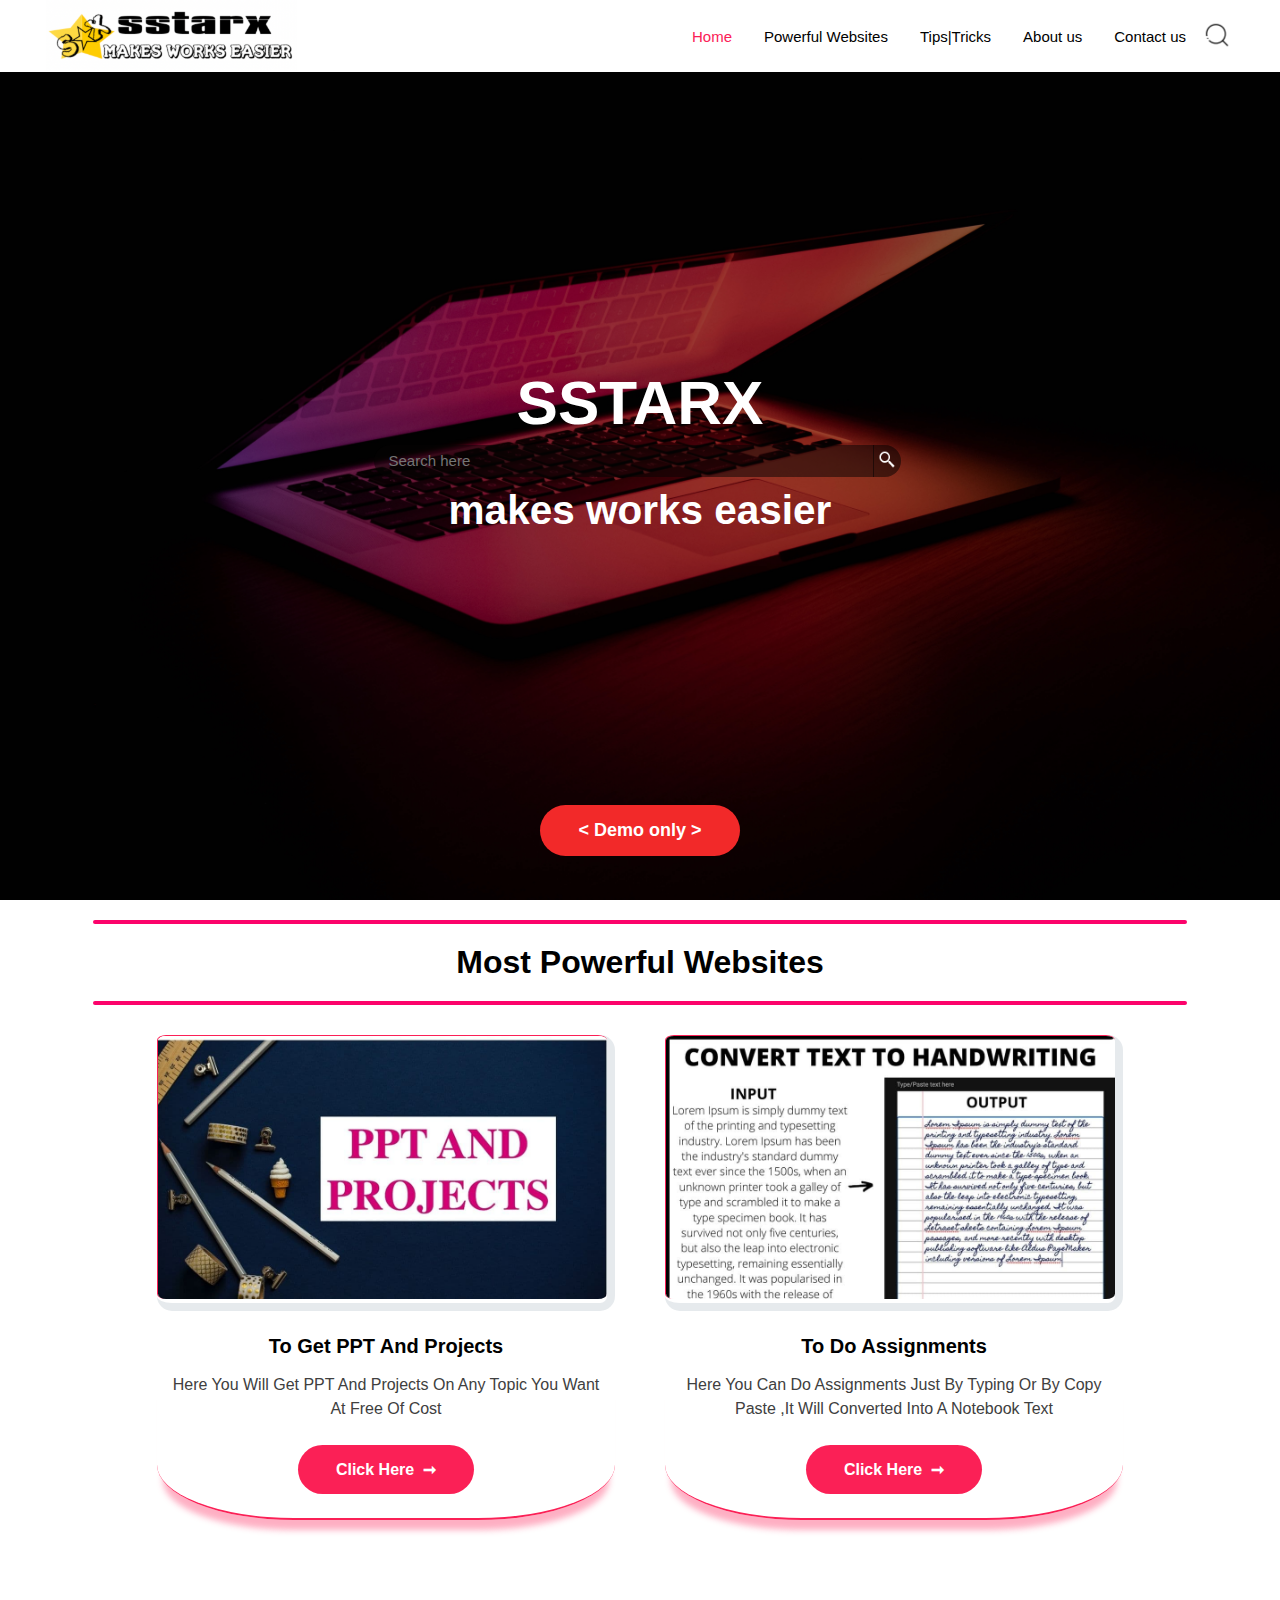
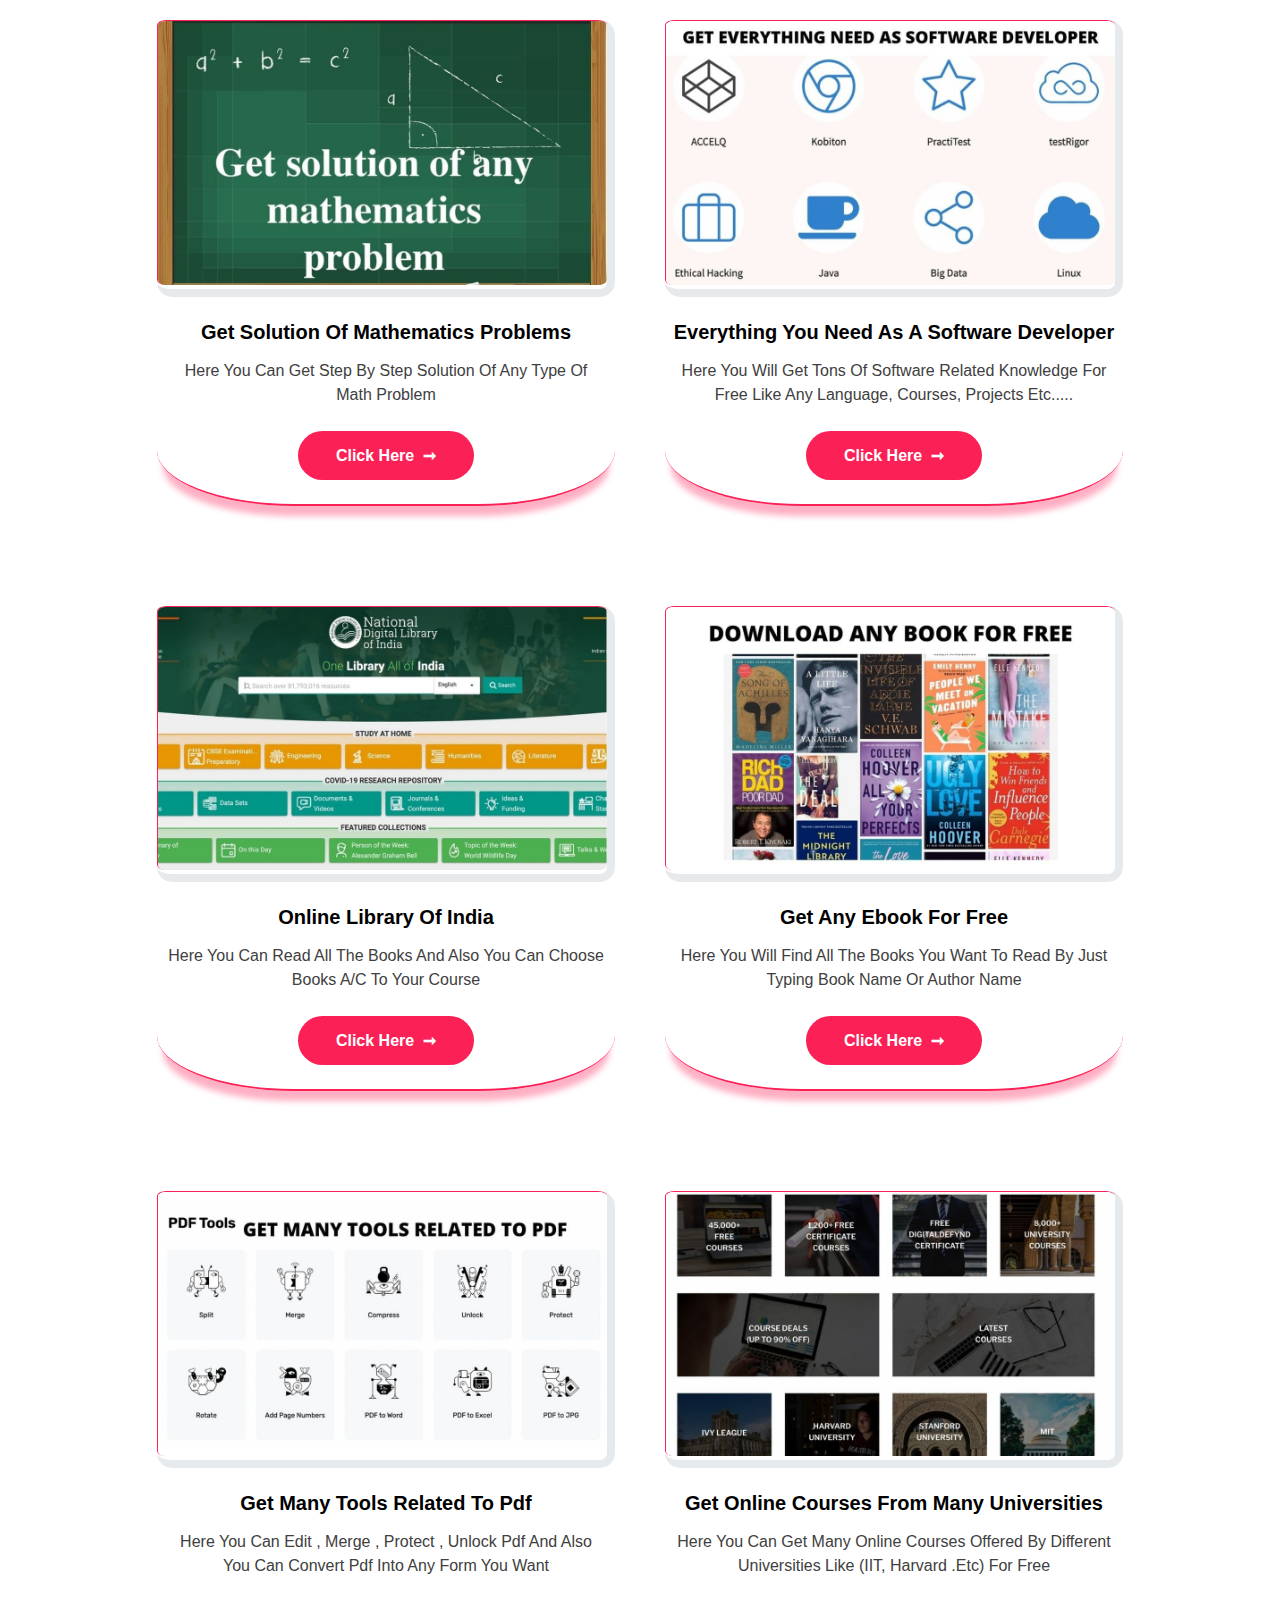
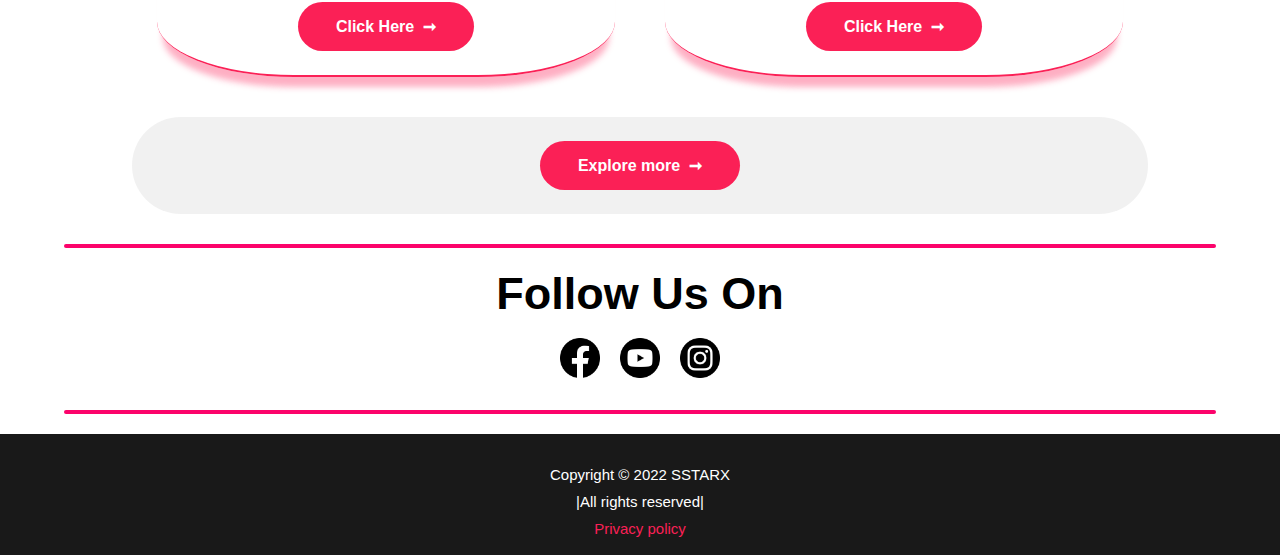
<file: index.html>
<!DOCTYPE html>
<html lang="en">

<head>
    <script async src="https://pagead2.googlesyndication.com/pagead/js/adsbygoogle.js?client=ca-pub-3302322851071452"
        crossorigin="anonymous">
        </script>
    <meta charset="UTF-8">
    <meta http-equiv="X-UA-Compatible" content="IE=edge">
    <meta name="viewport" content="width=device-width, initial-scale=1.0">
    <title>SSTARX</title>
    <link rel="stylesheet" href="/css/style.css">
    <link rel="shortcut icon" href="logo/favlogo.jpeg" type="image/x-icon">
</head>

<body>
    <header>
        <div id="slideout-menu">
            <ul>
                <li>
                    <a href="index.html">Home</a>
                </li>

                <li>
                    <a href="powerfulwebsite.html">Powerful Websites</a>
                </li>
                <li>
                    <a href="tips&tricks.html">Tips|Tricks</a>
                </li>
                <li>
                    <a href="about_us.html">About us</a>
                </li>
                <li>
                    <a href="contact_us.html">Contact us</a>
                </li>
                <!-- <li>
                    <input style="border-radius: 20px;" type="text" placeholder="Search Here">
                    <br>
                    <div id="search-icon">
                        <img style="width: 30px;" src="logo/searchicon.png" alt="">
                    </div>
                </li> -->
            </ul>
        </div>

        <nav>
            <!-- this is logo image  -->
            <div id="logo-img">
                <a href="index.html">
                    <img src="logo/logo.png" alt="">
                </a>
                <!-- <a href="">
                    <h3>SSTARX</h3>
                </a> -->
            </div>

            <!-- this is pink search icon  -->
            <div id="search-icon9" class="search-icon">
                <img src="logo/icons8-search-144.png" alt="">
            </div>


            <!-- this is menu-icon -->
            <div id="menu-icon">
                <img src="logo/icons8-menu-24.png" alt="">
            </div>

            <ul>
                <li>
                    <a href="index.html">Home</a>
                </li>

                <li>
                    <a href="powerfulwebsite.html">Powerful Websites</a>
                </li>
                <li>
                    <a href="tips&tricks.html">Tips|Tricks</a>
                </li>
                <li>
                    <a href="about_us.html">About us</a>
                </li>
                <li>
                    <a href="contact_us.html">Contact us</a>
                </li>
                <li>
                    <div id="search-icon">
                        <img style="width: 30px;" src="logo/searchicon.png" alt="">
                    </div>
                </li>
            </ul>
        </nav>
        <form action="/powerfulwebsite.html" method="get">
            <div id="search-box">
                <input type="text" name="query" placeholder="Search Here">
            </div>
        </form>



        <div id="banner">
            <h1 class="animate">SSTARX</h1>
            <!-- <div class="line"></div> -->
            <form action="/powerfulwebsite.html" method="get">
                <div style="display: block;" class="search-box">
                    <input class="animate" type="text" name="query" placeholder="Search here">
                    <button class="search-btn searchIcon" type="submit">
                        <img name="query" type="submit" src="logo/icons8-search-96.png" alt="">
                    </button>

                    <!-- <div class="searchIcon">
                    <img name="query" type="submit" src="logo/icons8-search-96.png" alt="">
                    </div> -->
                </div>

            </form>

            <h3 style="font-size: 4.5vmin; margin-top: 10px;" class="animate">makes works easier</h3>

            <button id="demo-btn" class="demobtn click-here">&lt; Demo only &gt;</button>
        </div>

    </header>


    <main>

        <div class="big-line"></div>
        <a href="">
            <h2 class="section-heading">Most Powerful Websites</h2>
        </a>
        <div class="big-line"></div>


        <!-- adding googe adsense code here  -->
        <script async
            src="https://pagead2.googlesyndication.com/pagead/js/adsbygoogle.js?client=ca-pub-3302322851071452"
            crossorigin="anonymous"></script>
        <!-- horizontal ad -->
        <ins class="adsbygoogle" style="display:block" data-ad-client="ca-pub-3302322851071452"
            data-ad-slot="2539626130" data-ad-format="auto" data-full-width-responsive="true"></ins>
        <script>
            (adsbygoogle = window.adsbygoogle || []).push({});
        </script>


        <section>
            <!-- This is the 1st card  -->
            <div class="card mt responsivemt">
                <div class="card-image">
                    <!-- <a href="#"> -->
                    <img src="img/PPTANDPROJECT.jpeg" alt="">
                    </a>
                </div>

                <div class="card-description">
                    <a href="https://studymafia.org/">
                        <!-- <h1 class="title">The Title Here</h1> -->
                        <h2 class="title">To get PPT and projects</h2>
                    </a>
                    <p>
                        Here you will get PPT and Projects on any topic you want at free of cost
                    </p>
                    <a href="https://studymafia.org/" class="click-here">Click Here &nbsp;&#10142;</a>
                </div>
            </div>

            <!-- This is 2nd card  -->
            <div class="card mt">
                <div class="card-image">
                    <!-- <a href="#"> -->
                    <img src="img/ASSIGNMENTS1.jpeg" alt="">
                    </a>
                </div>

                <div class="card-description">
                    <a href="https://saurabhdaware.github.io/text-to-handwriting/">
                        <h2 class="title">To do Assignments</h2>

                    </a>
                    <p>
                        Here you can do assignments just by typing or by copy paste ,it will converted into a notebook
                        text
                    </p>
                    <a href="https://saurabhdaware.github.io/text-to-handwriting/" class="click-here">Click Here
                        &nbsp;&#10142;</a>
                </div>
            </div>

            <!-- This is 3rd card  -->
            <div class="card">
                <div class="card-image">
                    <!-- <a href="#"> -->
                    <img src="img/MATHS SOLUTION.jpeg" alt="">
                    </a>
                </div>

                <div class="card-description">
                    <a href="https://www.symbolab.com/">
                        <h2 class="title">Get Solution of Mathematics problems</h2>

                    </a>
                    <p>
                        Here you can get step by step solution of any type of math problem
                    </p>
                    <a href="https://www.symbolab.com/" class="click-here">Click Here &nbsp;&#10142;</a>
                </div>
            </div>
            <!-- This is 4th card  -->
            <div class="card">
                <div class="card-image">
                    <!-- <a href="#"> -->
                    <img src="img/SOFTWARE DEVLOPER.jpeg" alt="">
                    </a>
                </div>

                <div class="card-description">
                    <a href="https://www.guru99.com/">
                        <h2 class="title">Everything you need as a software developer</h2>

                    </a>
                    <p>
                        Here you will get tons of software related knowledge for free like any language, courses,
                        projects etc.....
                    </p>
                    <a href="https://www.guru99.com/" class="click-here">Click Here &nbsp;&#10142;</a>
                </div>
            </div>
            <!-- This is 5th card  -->
            <div class="card">
                <div class="card-image">
                    <!-- <a href="#"> -->
                    <img src="img/NATIONAL LIBRARY.jpeg" alt="">
                    </a>
                </div>

                <div class="card-description">
                    <a href="https://ndl.iitkgp.ac.in/">
                        <h2 class="title">online library of India</h2>

                    </a>
                    <p>
                        Here you can read all the books and also you can choose books a/c to your course
                    </p>
                    <a href="https://ndl.iitkgp.ac.in/" class="click-here">Click Here &nbsp;&#10142;</a>
                </div>
            </div>

          

            <!-- this is 6th card  -->
            <div class="card">
                <div class="card-image">
                    <!-- <a href="#"> -->
                    <img src="img/FREE BOOKS.jpeg" alt="">
                    </a>
                </div>

                <div class="card-description">
                    <a href="https://1lib.in/">
                        <h2 class="title">Get any ebook for free</h2>

                    </a>
                    <p>
                        Here you will find all the books you want to read by just typing book name or author name
                    </p>
                    <a href="https://1lib.in/" class="click-here">Click Here &nbsp;&#10142;</a>
                </div>
            </div>

            <!-- this is 7th card  -->
            <div class="card">
                <div class="card-image">
                    <!-- <a href="#"> -->
                    <img src="img/GET MANY TOOLS RELATED TO PDF.jpeg" alt="">
                    </a>
                </div>

                <div class="card-description">
                    <a href="https://123apps.com/">
                        <h2 class="title">Get many tools related to pdf</h2>

                    </a>
                    <p>
                        Here you can edit , merge , protect , unlock pdf and also you can convert pdf into any form you
                        want
                    </p>
                    <a href="https://123apps.com/" class="click-here">Click Here &nbsp;&#10142;</a>
                </div>
            </div>

            <!-- this is 8th card  -->
            <div class="card">
                <div class="card-image">
                    <!-- <a href="#"> -->
                    <img src="img/FREE COURSES.jpeg" alt="">
                    </a>
                </div>

                <div class="card-description">
                    <a href="https://digitaldefynd.com/">
                        <h2 class="title">Get online courses from many universities</h2>

                    </a>
                    <p>
                        Here you can get many online courses offered by different universities like (IIT, Harvard .etc)
                        for free
                    </p>
                    <a href="https://digitaldefynd.com/" class="click-here">Click Here &nbsp;&#10142;</a>
                </div>
            </div>


            <div class="explore-btn">
                <a href="powerfulwebsite.html" class="click-here">Explore more &nbsp;&#10142;</a>
            </div>

        </section>
    







    </main>


    <footer>
        <div class="big-line"></div>
        <h1 class="follow">Follow Us On</h1>
        <div id="social-media-footer">
            <ul>
                <li>
                    <a href="https://www.facebook.com/profile.php?id=100076724176658">
                        <img class="social-media-images" src="logo/fblogo.png" alt="">
                    </a>
                </li>
                <li>
                    <a href="https://www.youtube.com/channel/UCOCJBocmkerRErB-rKm5_nw/featured">
                        <img class="social-media-images" src="logo/ytlogo.png" alt="">
                    </a>
                </li>
                <li>
                    <a href="https://www.instagram.com/_sstarx_/">
                        <img class="social-media-images" src="logo/instalogo.png" alt="">
                    </a>
                </li>
                <!-- <li>
                    <a href="">
                        <img class="social-media-images" src="logo/linkdinlogo.png" alt="">
                    </a>
                </li> -->
            </ul>
        </div>
        <div class="big-line"></div>

        <div class="main-footer">
            <p>Copyright &copy; 2022 <a class="footer-sstarx" style="color: white; " href="#">SSTARX</a></p>
            <p>|All rights reserved|</p>
            <a href="privacy_policy.html">
                <p class="active">Privacy policy</p>
            </a>

        </div>




    </footer>






    <script src="main.js"></script>

    <script>
        demobtn.addEventListener('click', function () {
            alert("This is just a demo website of sstarx, the full version of this website will be launch soon....");
        })
    </script>


</body>

</html>
</file>
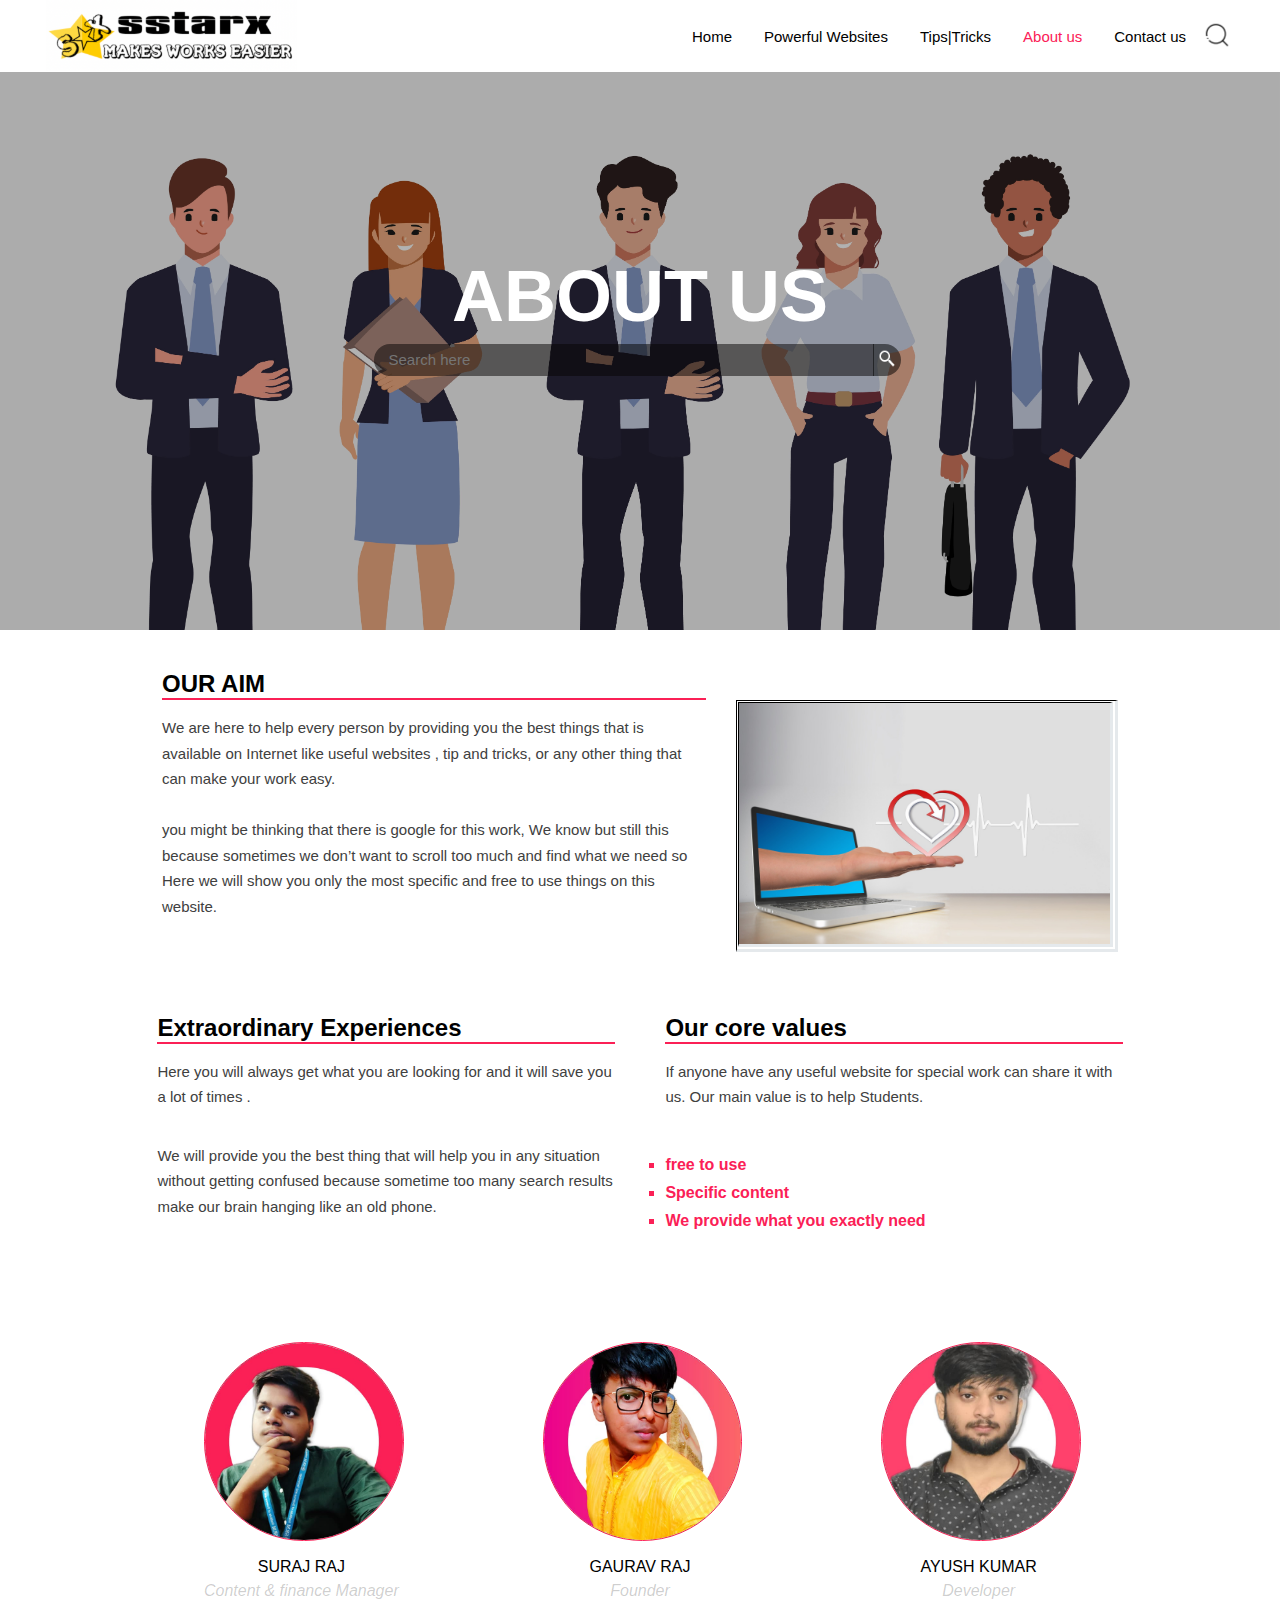
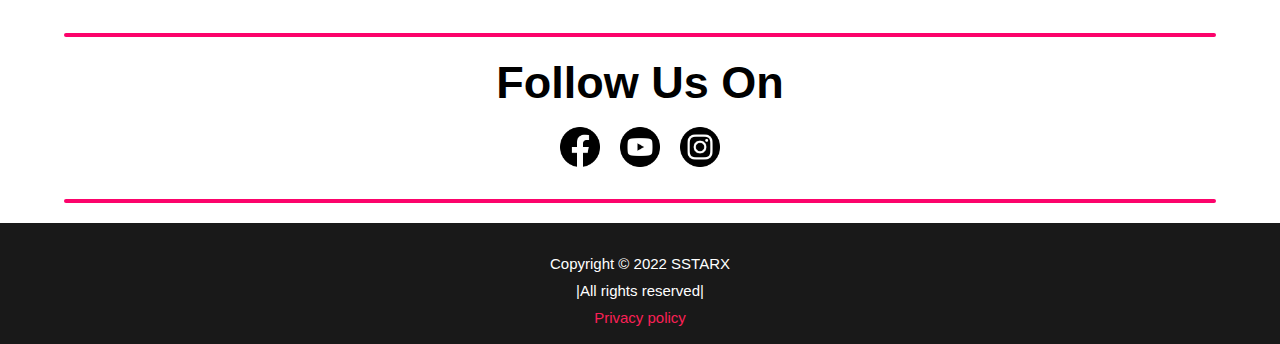
<file: about_us.html>
<!DOCTYPE html>
<html lang="en">
<head>
    <script async src="https://pagead2.googlesyndication.com/pagead/js/adsbygoogle.js?client=ca-pub-3302322851071452"
     crossorigin="anonymous"></script>
     
    <meta charset="UTF-8">
    <meta http-equiv="X-UA-Compatible" content="IE=edge">
    <meta name="viewport" content="width=device-width, initial-scale=1.0">
    <title>SSTARX</title>
    <link rel="stylesheet" href="/css/style.css">
    <link rel="shortcut icon" href="logo/favlogo.jpeg" type="image/x-icon">

</head>
<body>
    <header>
        <div id="slideout-menu">
            <ul>
                <li>
                   <a href="index.html">Home</a> 
                </li>
                <li>
                    <a href="powerfulwebsite.html">Powerful Websites</a> 
                </li>
                <li>
                    <a href="tips&tricks.html">Tips|Tricks</a> 
                </li>
                <li>
                    <a href="about_us.html">About us</a> 
                </li>
                <li>
                    <a href="contact_us.html">Contact us</a> 
                </li>
            </ul>
        </div>

        <nav>
            <!-- this is logo image  -->
            <div id="logo-img">
                <a href="index.html">
                    <img src="logo/logo.png" alt="">
                </a>
            </div>

            <!-- this is pink search icon  -->
            <div id="search-icon9" class="search-icon">
                <img src="logo/icons8-search-144.png" alt="">
            </div>


            <!-- this is menu-icon -->
            <div id="menu-icon">
                <img src="logo/icons8-menu-24.png" alt="">
            </div>

            <ul>
                <li>
                   <a href="index.html">Home</a> 
                </li>
                <li>
                    <a href="powerfulwebsite.html">Powerful Websites</a> 
                </li>
                <li>
                    <a href="tips&tricks.html">Tips|Tricks</a> 
                </li>
                <li>
                    <a href="about_us.html">About us</a> 
                </li>
                <li>
                    <a href="contact_us.html">Contact us</a> 
                </li>
                <li>
                    <div id="search-icon">
                        <img style="width: 30px;" src="logo/searchicon.png" alt="">
                    </div>
                </li>
            </ul>
        </nav>
            <form action="/index.html" method="get">
            <div id="search-box">
                <input type="text" name="query" placeholder="Search Here">
            </div>
            </form>

        <div id="aubanner">
            <h1 style="font-size: 8vmin; transition: 0s;" class="animate">ABOUT US</h1>
            <form action="/powerfulwebsite.html" method="get">
                <div style="display: block;" class="search-box">
                    <input type="text" name="query" placeholder="Search here" >
                    <button class="search-btn searchIcon" type="submit">
                        <img name="query" type="submit" src="logo/icons8-search-96.png" alt="">
                    </button>
                    
                    <!-- <div class="searchIcon">
                    <img name="query" type="submit" src="logo/icons8-search-96.png" alt="">
                    </div> -->
                </div>
            </form>
            <!-- <div class="hline"></div> -->
        </div>
    
    </header>


    <main>
        <!-- <div class="big-line"></div>
        <a href="">
            <h2 class="section-heading"> Powerful Websites </h2>
        </a>
        <div class="big-line"></div> -->


        <section>
            <div class="about-container">
                <img width="300px" src="img/heart.jpg" alt="">
                <h2>OUR AIM</h2>
                <hr size="3px" width="" color="#fb2056">
        
                <!-- <div class="line"></div> -->
                <p class="about">We are here to help every person by providing you the best things that is available on Internet like useful websites , tip and tricks, or any other thing that can make your work easy.
                    <br>
                    <br>
                    you might be thinking that there is google for this work, We know but still this because sometimes we don’t want to scroll too much and find what we need so Here we will show you only the most specific and free to use things on this website.</p>
                <img class="heart" src="img/heart.jpg" alt="">
            </div>

                <div class="about-container1">
                    <div class="right-about">
                        <h2>Extraordinary Experiences</h2>
                        <hr size="3px" width="100%" color="#fb2056">
                        <!-- <div class="line"></div> -->
                        <p class="about">Here you will always get what you are looking for and it will save you a lot of times .</p>
                        <br>
                        <p class="about">
                            We will provide you the best thing that will help you in any situation without getting confused because sometime too many search results make our brain hanging like an old phone.</p>
                    </div>
                </div>
            
                <div class="about-container2">  

                    <div class="core-values">
                        <h2>Our core values</h2>
                        <hr size="3px" width="" color="#fb2056">
                        <!-- <div class="line"></div> -->
                        <p class="about">If anyone have any useful website for special work can share it with us. Our main value is to help  <b>Students.</b></p>
                    </div>
                    <br>
                    <br>
                
                <ul>
                    <li>free to use</li>
                    <li>Specific content</li>
                    <li>We provide what you exactly need</li>
                </ul>

            </div>


            <div class="members">

                <!-- this is first member  -->
                <a href="https://www.instagram.com/_suraj__raj/">
                    <img src="members/surajpic1.jpeg" alt="Suraj raj">
                    <p>Suraj raj</p>
                    <p><i>Content & finance Manager</i></p>
                    <div class="member-social-media">
                        <ul>
                            <li>
                                <a href="">
                                    <img class="member-sm" src="logo/icons-facebook-.png" alt="">
                                </a>
                            </li>
                            <li>
                                <a href="https://api.whatsapp.com/send/?phone=%2B919835417432&text&app_absent=0">
                                    <img class="member-sm" src="logo/icons8-whatsapp-96 (1).png" alt="">
                                </a>
                            </li>
                            <li>
                                <a href="https://www.instagram.com/_suraj__raj/">
                                    <img class="member-sm" src="logo/icons8-instagram-96.png" alt="">
                                </a>
                            </li>
                        </ul>
                    </div>
                </a>

                <!-- this is second number  -->
                <a href="https://www.instagram.com/gaurav_r_a_j/">
                    <img src="members/gauravpic1.jpeg" alt="Gaurav raj">
                    <p>Gaurav raj</p>
                    <p><i>Founder</i></p>
                    <div class="member-social-media">
                        <ul>
                            <li>
                                <a href="">
                                    <img class="member-sm" src="logo/icons-facebook-.png" alt="">
                                </a>
                            </li>
                            <li>
                                <a href="https://api.whatsapp.com/send/?phone=%2B918582042402&text&app_absent=0">
                                    <img class="member-sm" src="logo/icons8-whatsapp-96 (1).png" alt="">
                                </a>
                            </li>
                            <li>
                                <a href="https://www.instagram.com/_sstarx_/">
                                    <img class="member-sm" src="logo/icons8-instagram-96.png" alt="">
                                </a>
                            </li>
                            <li>
                                <a href="">
                                    <!-- <img class="social-media-images" src="logo/linkdinlogo.png" alt=""> -->
                                </a>
                            </li>
                        </ul>
                    </div>
                </a>


                <!-- this is third member  -->
                <a href="https://www.instagram.com/ayushkumar.5718/">
                    <img src="members/ayushpic1.jpeg" alt="Ayush kumar">
                    <p>Ayush Kumar</p>
                    <p><i>Developer</i></p>
                    <div class="member-social-media">
                        <ul>
                            <li>
                                <a href="">
                                    <img class="member-sm" src="logo/icons-facebook-.png" alt="">
                                </a>
                            </li>
                            <li>
                                <a href="https://api.whatsapp.com/send/?phone=%2B916205183328&text&app_absent=0">
                                    <img class="member-sm" src="logo/icons8-whatsapp-96 (1).png" alt="">
                                </a>
                            </li>
                            <li>
                                <a href="https://www.instagram.com/ayushkumar.5718/">
                                    <img class="member-sm" src="logo/icons8-instagram-96.png" alt="">
                                </a>
                            </li>
                            <li>
                                <a href="">
                                    <!-- <img class="social-media-images" src="logo/linkdinlogo.png" alt=""> -->
                                </a>
                            </li>
                        </ul>
                    </div>
                </a>
                
            </div>

        

        </section>
    </main>

            


    <footer>
        <div class="big-line"></div>
        <h1 class="follow">Follow Us On</h1>
        <div id="social-media-footer">
            <ul>
                <li>
                    <a href="https://www.facebook.com/profile.php?id=100076724176658">
                        <img class="social-media-images" src="logo/fblogo.png" alt="">
                    </a>
                </li>
                <li>
                    <a href="https://www.youtube.com/channel/UCOCJBocmkerRErB-rKm5_nw/featured">
                        <img class="social-media-images" src="logo/ytlogo.png" alt="">
                    </a>
                </li>
                <li>
                    <a href="https://www.instagram.com/_sstarx_/">
                        <img class="social-media-images" src="logo/instalogo.png" alt="">
                    </a>
                </li>
                <!-- <li>
                    <a href="">
                        <img class="social-media-images" src="logo/linkdinlogo.png" alt="">
                    </a>
                </li> -->
            </ul>
        </div>
        <div class="big-line"></div>

        <div class="main-footer">
            <p>Copyright &copy; 2022 SSTARX</p>
            <p>|All rights reserved|</p>
            <a href="privacy_policy.html">
                <p class="active">Privacy policy</p>
            </a>

        </div>




    </footer>



        



    <script src="main.js"></script>
    
</body>
</html>
</file>
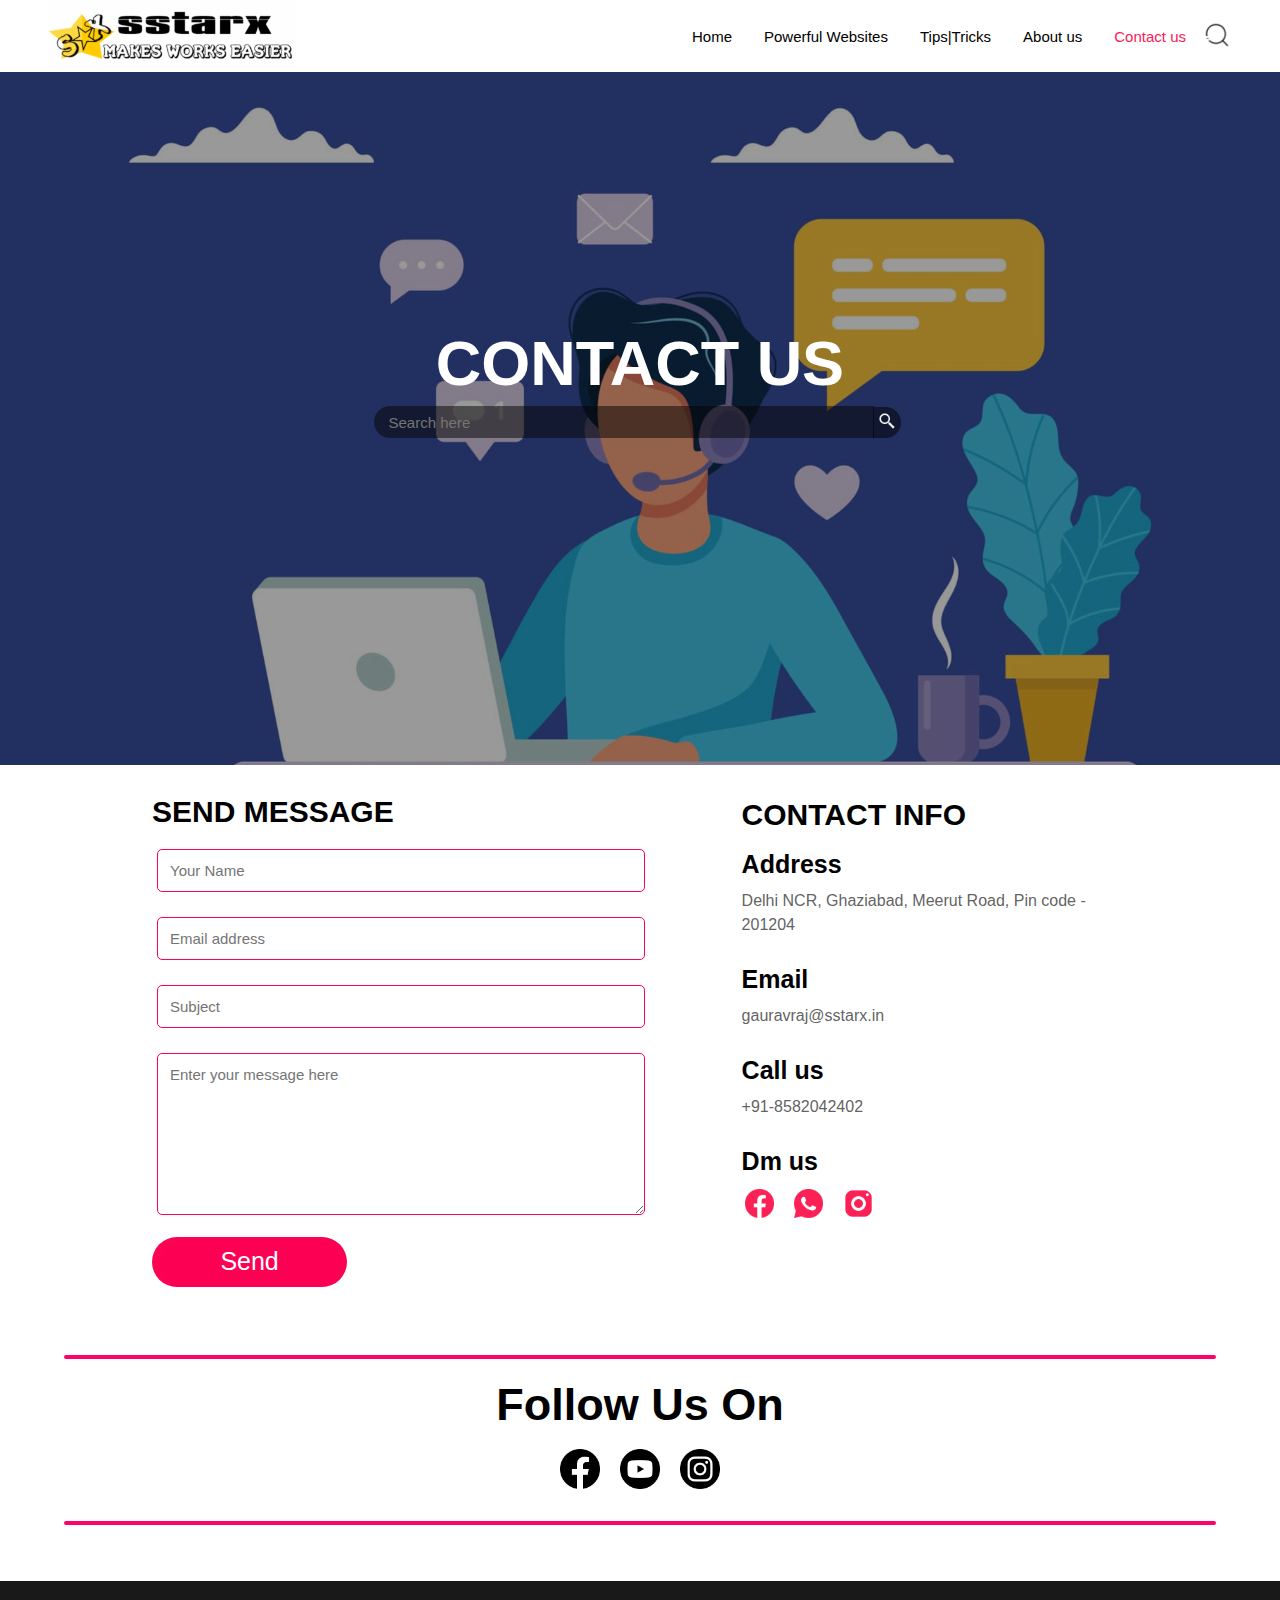
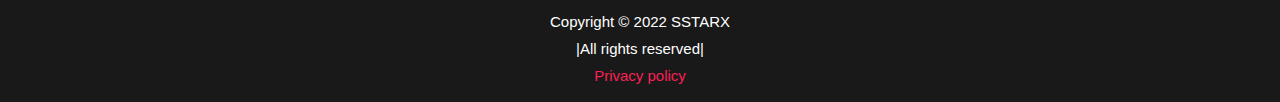
<file: contact_us.html>
<!DOCTYPE html>
<html lang="en">
<head>
    <script async src="https://pagead2.googlesyndication.com/pagead/js/adsbygoogle.js?client=ca-pub-3302322851071452"
     crossorigin="anonymous"></script>
    <meta charset="UTF-8">
    <meta http-equiv="X-UA-Compatible" content="IE=edge">
    <meta name="viewport" content="width=device-width, initial-scale=1.0">
    <title>SSTARX</title>
    <link rel="stylesheet" href="/css/style.css">
    <link rel="shortcut icon" href="logo/favlogo.jpeg" type="image/x-icon">

    <!-- <style>
        
        nav .search-icon{
            cursor: pointer;
            align-items: center;
            /* margin-top: 20px ; */
            margin-right: 20px;
            padding: 0%;
            /* float: right; */
            /* display: none; */

        }
        .search-icon img{
            width: 40px;
            /* display: none; */
        }

        @media(min-width:720px){
            nav .search-icon{
                display: none;
            }
        }
        @media(max-width:875px){
            nav .search-icon{
                display: flex;
            }
        }

    </style> -->
</head>
<body>
    <header>
        <div id="slideout-menu">
            <ul>
                <li>
                   <a href="index.html">Home</a> 
                </li>
                
                <li>
                    <a href="powerfulwebsite.html">Powerful Websites</a> 
                </li>
                <li>
                    <a href="tips&tricks.html">Tips|Tricks</a> 
                </li>
                <li>
                    <a href="about_us.html">About us</a> 
                </li>
                <li>
                    <a href="contact_us.html">Contact us</a> 
                </li>
                <!-- <li>
                    <input type="text" placeholder="Search Here">
                    <br>
                    <a href="#">
                        <img style="width: 20px;" src="logo/searchicon.png" alt="">
                    </a>
                    
                </li> -->
            </ul>
            
        </div>

        <nav>
            <!-- this is logo image  -->
            <div id="logo-img">
                <a href="index.html">
                    <img src="logo/logo.png" alt="">
                </a>
            </div>

            <!-- <div class="google-cse">
                <script async src="https://cse.google.com/cse.js?cx=f86689d5cc2587ad3"></script>
<div class="gcse-search"></div>
            </div>
             -->
            <!-- this is pink search icon  -->
            <div id="search-icon9" class="search-icon">
                <img src="logo/icons8-search-144.png" alt="">
            </div>

            <!-- this is menu-icon -->
            <div id="menu-icon">
                <img src="logo/icons8-menu-24.png" alt="">
            </div>

            <ul>
                <li>
                   <a href="index.html">Home</a> 
                </li>
                
                <li>
                    <a href="powerfulwebsite.html">Powerful Websites</a> 
                </li>
                <li>
                    <a href="tips&tricks.html">Tips|Tricks</a> 
                </li>
                <li>
                    <a href="about_us.html">About us</a> 
                </li>
                <li>
                    <a href="contact_us.html">Contact us</a> 
                </li>
                <li>
                    <div id="search-icon">
                        <img style="width: 30px;" src="logo/searchicon.png" alt="">
                    </div>
                </li>
            </ul>
        </nav>
            <form action="/index.html" method="get">
            <div id="search-box">
                <input type="text" name="query" placeholder="Search Here">
            </div>
            </form>
        

        <div id="cubanner">
            <h1 style="font-size: 7vmin; transition: 0s;" class="animate">CONTACT US</h1>
            <!-- adding search box  -->
            <form action="/powerfulwebsite.html" method="get">
                <div style="display: block;" class="search-box">
                    <input type="text" name="query" placeholder="Search here" >
                    <button class="search-btn searchIcon" type="submit">
                        <img name="query" type="submit" src="logo/icons8-search-96.png" alt="">
                    </button>
                </div>
            </form>
            <!-- <div class="line"></div> -->
        </div>
    
    </header>

    <main>

        <section>
            <div class="contact-container">
                <div class="contact-info">
                    <h1>CONTACT INFO</h1>
                    <h3 style="margin-top: 18px;">Address</h3>
                    <p>Delhi NCR, Ghaziabad, Meerut Road, Pin code - 201204</p>
                    <h3>Email</h3>
                    <p>gauravraj@sstarx.in</p>
                    <h3>Call us</h3>
                    <p>+91-8582042402</p>
                    <h3>Dm us</h3>
                    <!-- <p>Lorem ipsum dolor sit amet.</p> -->
                    <div id="social-media-footer">
                        <ul>
                            <li>
                                <a href="">
                                    <img class="social-media-images" src="logo/icons-facebook-.png" alt="">
                                </a>
                            </li>
                            <li>
                                <a href="https://api.whatsapp.com/send/?phone=%2B918582042402&text&app_absent=0">
                                    <img class="social-media-images" src="logo/icons8-whatsapp-96 (1).png" alt="">
                                </a>
                            </li>
                            <li>
                                <a href="">
                                    <img class="social-media-images" src="logo/icons8-instagram-96.png" alt="">
                                </a>
                            </li>
                            <li>
                                <a href="">
                                    <!-- <img class="social-media-images" src="logo/linkdinlogo.png" alt=""> -->
                                </a>
                            </li>
                        </ul>
                    </div>
                </div>

                <div class="send-message">
                    <form action="">
                        <h1>SEND MESSAGE</h1>
        
                        <p><input type="text" required name="name" placeholder="Your Name"></p>
        
                        <p><input type="email" required name="email" id="email" placeholder="Email address"></p>
        
                        <!-- <p>Phone : <input type="number" name="phone_number" id="phone_number"></p> -->
        
                        <p> <input type="text" name="Subject" id="Subject" placeholder="Subject"></p>
                
                        <p> <textarea required name="Message" id="Message" cols="100" rows="8" placeholder="Enter your message here"></textarea></p>
        
                        <input type="submit" value="Send">
                    </form>
                </div>
                </div>


            



        </section>

    </main>


        
             
            
               



    <footer style="margin-top: 80px">
        <div class="big-line"></div>
        <h1 class="follow">Follow Us On</h1>
        <div id="social-media-footer">
            <ul>
                <li>
                    <a href="https://www.facebook.com/profile.php?id=100076724176658">
                        <img class="social-media-images" src="logo/fblogo.png" alt="">
                    </a>
                </li>
                <li>
                    <a href="https://www.youtube.com/channel/UCOCJBocmkerRErB-rKm5_nw/featured">
                        <img class="social-media-images" src="logo/ytlogo.png" alt="">
                    </a>
                </li>
                <li>
                    <a href="https://www.instagram.com/_sstarx_/">
                        <img class="social-media-images" src="logo/instalogo.png" alt="">
                    </a>
                </li>
                <!-- <li>
                    <a href="">
                        <img class="social-media-images" src="logo/linkdinlogo.png" alt="">
                    </a>
                </li> -->
            </ul>
        </div>
        <div class="big-line"></div>
        <br>
        <br>

        <div class="main-footer">
            <p>Copyright &copy; 2022 SSTARX</p>
            <p>|All rights reserved|</p>
            <a href="privacy_policy.html">
                <p class="active">Privacy policy</p>
            </a>

        </div>




    </footer>



        



    <script src="main.js"></script>
    
</body>
</html>
</file>
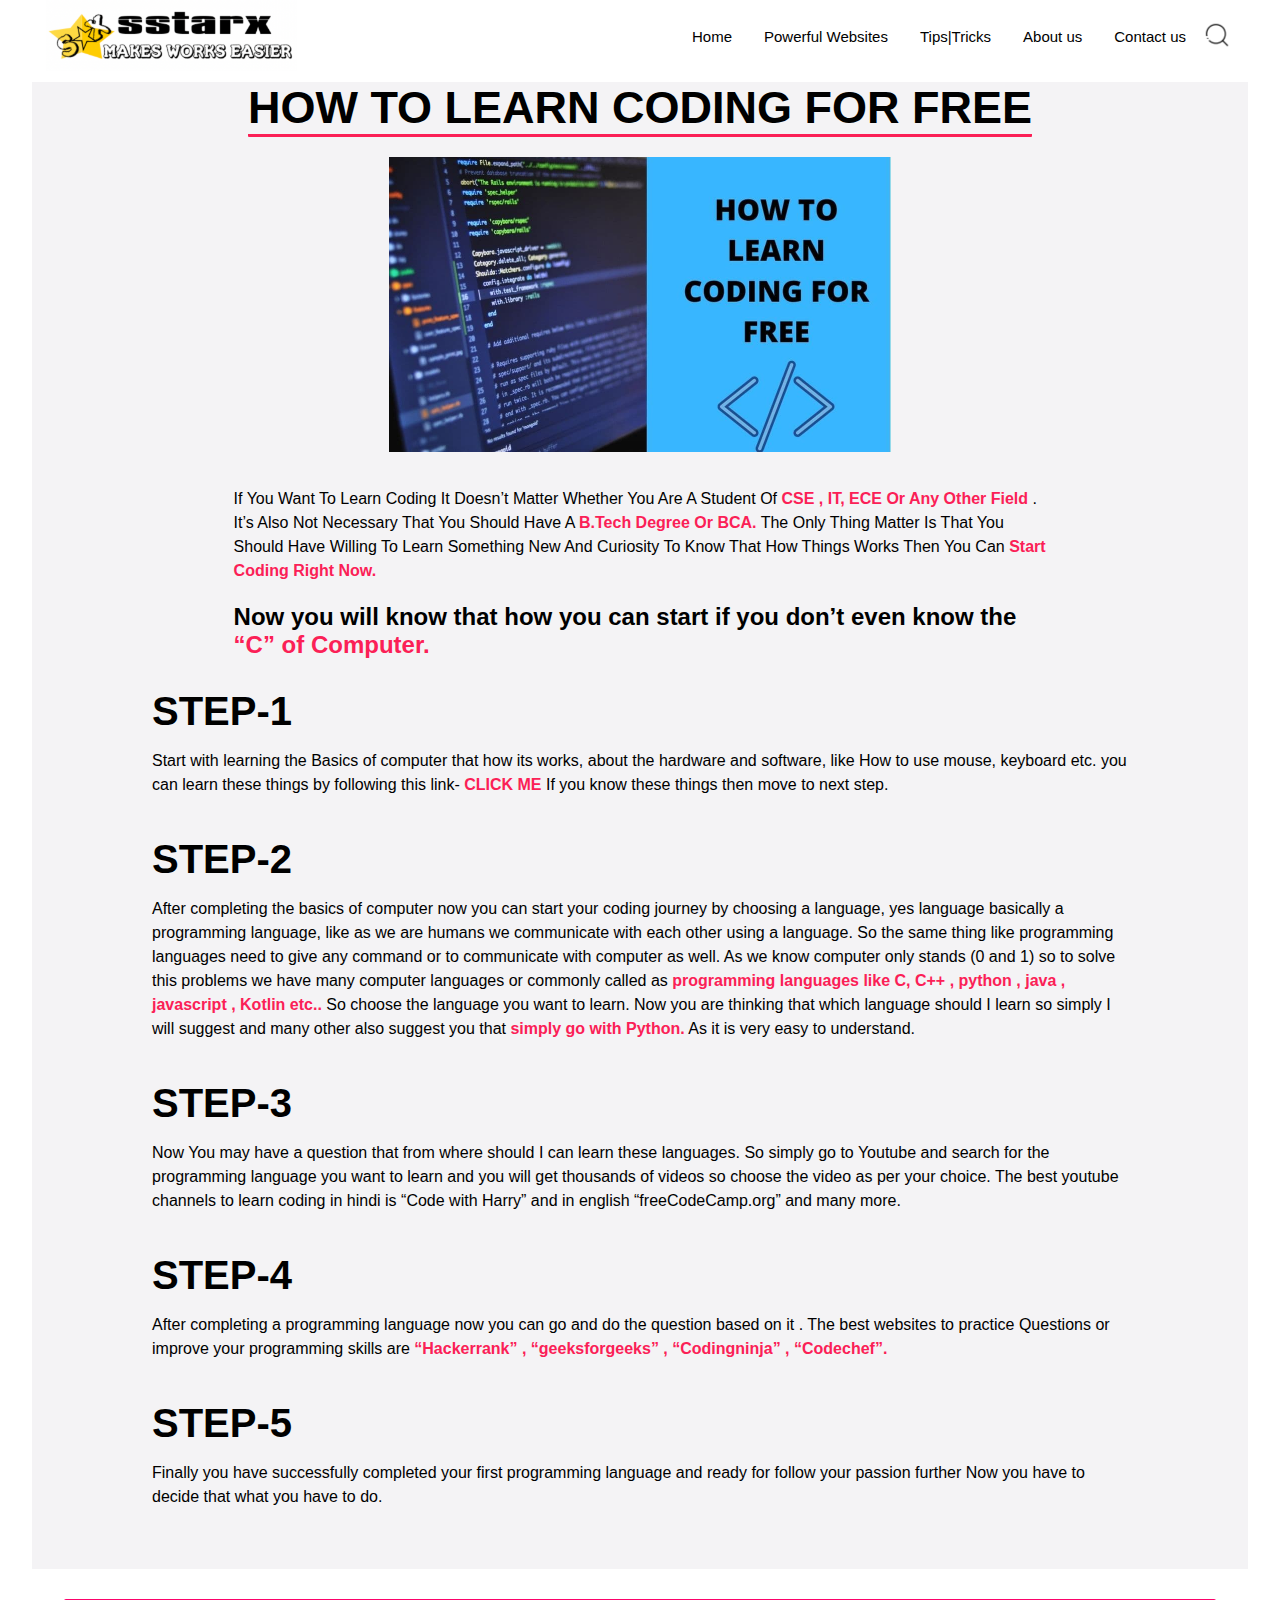
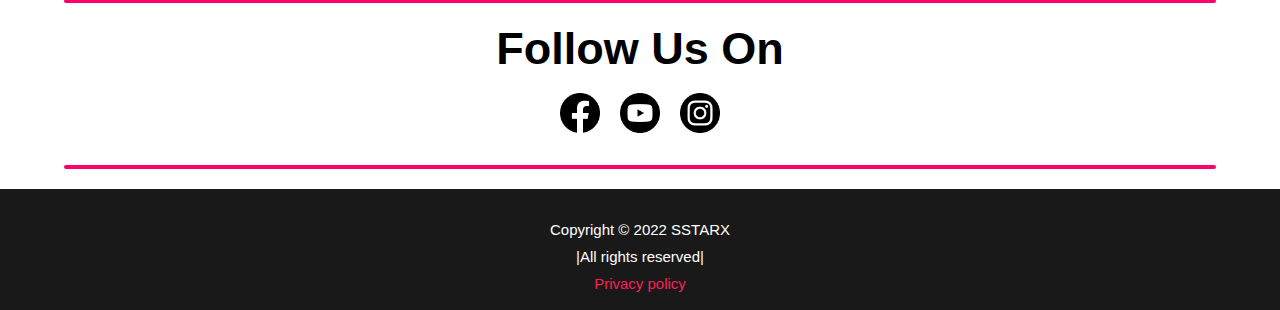
<file: How_to_learn_coding_for_free.html>
<!DOCTYPE html>
<html lang="en">

<head>
    <script async src="https://pagead2.googlesyndication.com/pagead/js/adsbygoogle.js?client=ca-pub-3302322851071452"
     crossorigin="anonymous"></script>
    <meta charset="UTF-8">
    <meta http-equiv="X-UA-Compatible" content="IE=edge">
    <meta name="viewport" content="width=device-width, initial-scale=1.0">
    <title>SSTARX</title>
    <link rel="stylesheet" href="css/blog.css">
    <link rel="stylesheet" href="css/style.css">
    <link rel="shortcut icon" href="logo/favlogo.jpeg" type="image/x-icon">
    <style>
        .playlist{
            text-align: start;
        }
    </style>

</head>

<body>
    <header>
        <div id="slideout-menu">
            <ul>
                <li>
                    <a href="index.html">Home</a>
                </li>
                
                <li>
                    <a href="powerfulwebsite.html">Powerful Websites</a>
                </li>
                <li>
                    <a href="tips&tricks.html">Tips|Tricks</a>
                </li>
                <li>
                    <a href="about_us.html">About us</a>
                </li>
                <li>
                    <a href="contact_us.html">Contact us</a>
                </li>
                <!-- <li>
                    <input style="border-radius: 20px;" type="text" placeholder="Search Here">
                    <br>
                    <div id="search-icon">
                        <img style="width: 30px;" src="logo/searchicon.png" alt="">
                    </div>
                </li> -->
            </ul>
        </div>

        <nav>
            <!-- this is logo image  -->
            <div id="logo-img">
                <a href="index.html">
                    <img src="logo/logo.png" alt="">
                </a>
            </div>

            <!-- this is pink search icon  -->
            <div id="search-icon9" class="search-icon">
                <img src="logo/icons8-search-144.png" alt="">
            </div>


            <!-- this is menu-icon -->
            <div id="menu-icon">
                <img src="logo/icons8-menu-24.png" alt="">
            </div>

            <ul>
                <li>
                    <a href="index.html">Home</a>
                </li>
                
                <li>
                    <a href="powerfulwebsite.html">Powerful Websites</a>
                </li>
                <li>
                    <a href="tips&tricks.html">Tips|Tricks</a>
                </li>
                <li>
                    <a href="about_us.html">About us</a>
                </li>
                <li>
                    <a href="contact_us.html">Contact us</a>
                </li>
                <li>
                    <div id="search-icon">
                        <img style="width: 30px;" src="logo/searchicon.png" alt="">
                    </div>
                </li>
            </ul>
        </nav>
        <form action="/index.html" method="get">
            <div id="search-box">
                <input type="text" name="query" placeholder="Search Here">
            </div>
        </form>



        <div style="background-color:white; height: 72PX;" id="banner">
        </div>

    </header>


    <main>

        <section>

            <div class="blog_query">
                <h1>HOW TO LEARN CODING FOR FREE</h1>
            </div>

            <div class="blog_img">
                <a href="">
                    <img src="img/LEARN CODING.jpeg" alt="">
                </a>
            </div>

            <div class="blog_para  playlist">
                <p>If you want to learn coding it doesn’t matter whether you are a Student of <b>CSE , IT, ECE or any
                        other field </b>. It’s also not necessary that you should have a <b> B.tech degree or BCA.</b>
                    The only thing matter is that you should have willing to learn something new and curiosity to know
                    that how things works then you can <b> start coding right now.</b> </p>

                <h2 style="margin-top: 20px;">Now you will know that how you can start if you don’t even know the <b> “C” of Computer.</b>                </h2>
            </div>


            <div class="steps">
                <h1>Step-1</h1>
                <p>Start with learning the Basics of computer that how its works, about the hardware and software, like
                    How to use mouse, keyboard etc. you can learn these things by following this link- <a href="https://www.youtube.com/watch?v=jzvMjRTmlt8"> <b> CLICK ME</b></a> If you know these
                    things then move to next step.
                </p>

                <h1>Step-2</h1>
                <p>
                    After completing the basics of computer now you can start your coding journey by choosing a language, yes language basically a  programming language, like as we are humans we communicate with each other using a language. So the same thing like programming languages need to give any command or to communicate with computer as well.

                    As we know computer only stands (0 and 1) so to solve this problems we have many computer languages or commonly called as <b> programming languages like C, C++ , python , java , javascript , Kotlin etc..</b> So choose the language you want to learn. Now you are thinking that which language should I learn so simply I will suggest and many other also suggest you that <b> simply go with Python.</b> As it is very easy to understand.
                </p>

                <h1>step-3</h1>
                <p>
                    Now You may have a question that from where should I can learn these languages. So simply go to Youtube and search for the programming language you want to learn and you will get thousands of videos so choose the video as per your choice. The best youtube channels to learn coding in hindi is “Code with Harry” and in english “freeCodeCamp.org” and many more.
                </p>

                <h1>step-4</h1>
                <p>
                    After completing a programming language now you can go and do the question based on it . The best websites to practice Questions or improve your programming skills are 
                    <a href="https://www.hackerrank.com/"> <b>“Hackerrank” ,</b></a>
                    <a href="https://www.geeksforgeeks.org/"> <b>“geeksforgeeks” ,</b></a>
                    <a href="https://www.codingninjas.com/"> <b>“Codingninja” ,</b></a>
                    <a href="https://www.codechef.com/"> <b>“Codechef”.</b></a>
            
                </p>

                <h1>step-5</h1>
                <p>
                    Finally you have successfully completed your first programming language and ready for follow your passion further Now you have to decide that what you have to do.
                </p>
            </div>

        </section>


    </main>


    <footer>
        <div class="big-line"></div>
        <h1 class="follow">Follow Us On</h1>
        <div id="social-media-footer">
            <ul>
                <li>
                    <a href="https://www.facebook.com/profile.php?id=100076724176658">
                        <img class="social-media-images" src="logo/fblogo.png" alt="">
                    </a>
                </li>
                <li>
                    <a href="https://www.youtube.com/channel/UCOCJBocmkerRErB-rKm5_nw/featured">
                        <img class="social-media-images" src="logo/ytlogo.png" alt="">
                    </a>
                </li>
                <li>
                    <a href="https://www.instagram.com/_sstarx_/">
                        <img class="social-media-images" src="logo/instalogo.png" alt="">
                    </a>
                </li>
                <!-- <li>
                    <a href="">
                        <img class="social-media-images" src="logo/linkdinlogo.png" alt="">
                    </a>
                </li> -->
            </ul>
        </div>
        <div class="big-line"></div>

        <div class="main-footer">
            <p>Copyright &copy; 2022 <a class="footer-sstarx" style="color: white; " href="#">SSTARX</a></p>
            <p>|All rights reserved|</p>
            <a href="privacy_policy.html">
                <p class="active">Privacy policy</p>
            </a>

        </div>




    </footer>






    <script src="main.js"></script>


</body>

</html>
</file>
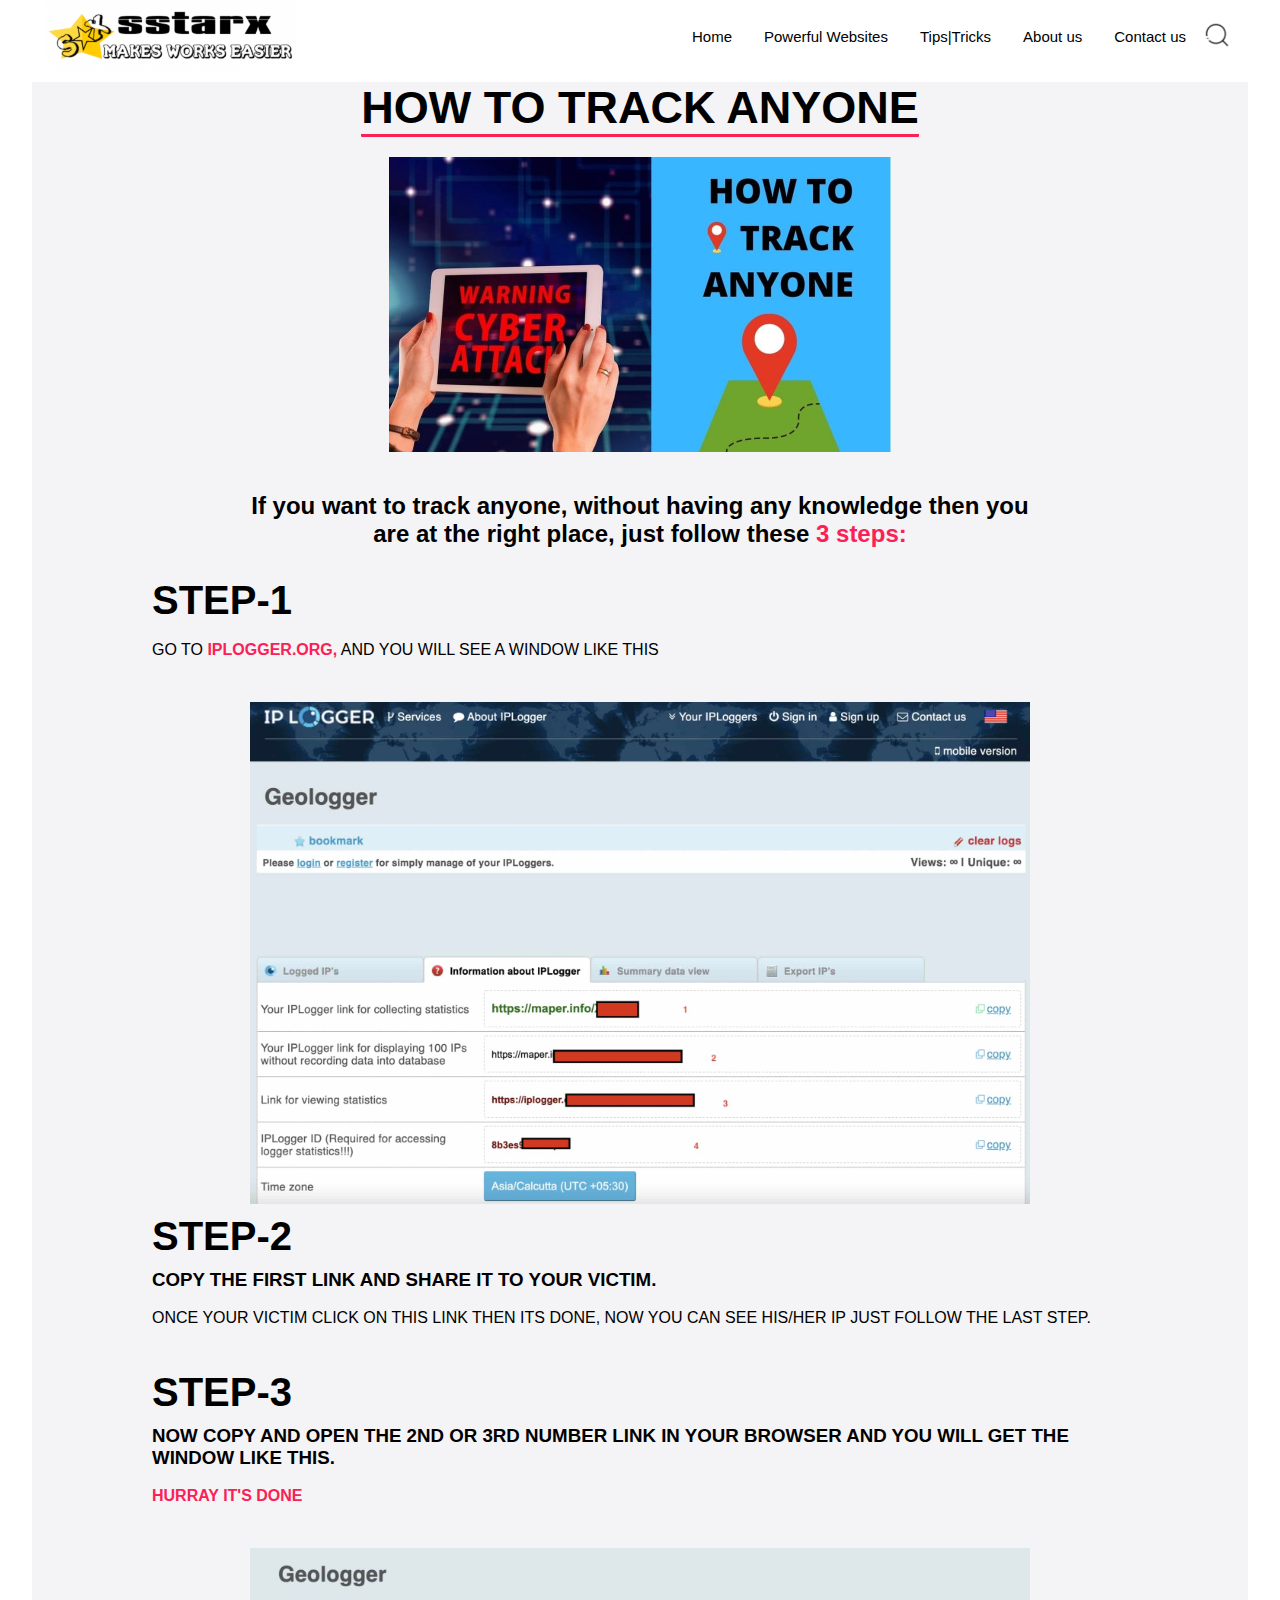
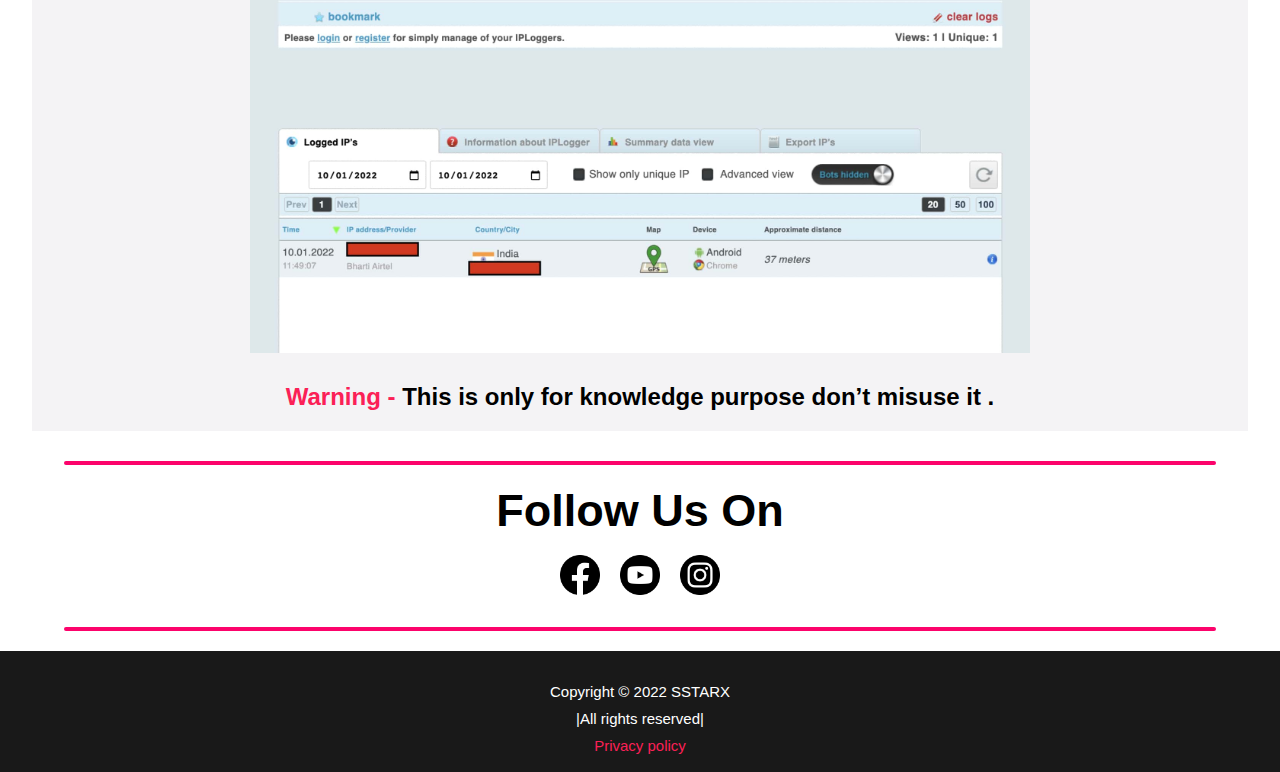
<file: how_to_track_anyone.html>
<!DOCTYPE html>
<html lang="en">

<head>
    <script async src="https://pagead2.googlesyndication.com/pagead/js/adsbygoogle.js?client=ca-pub-3302322851071452"
     crossorigin="anonymous"></script>
    <meta charset="UTF-8">
    <meta http-equiv="X-UA-Compatible" content="IE=edge">
    <meta name="viewport" content="width=device-width, initial-scale=1.0">
    <title>SSTARX</title>
    <link rel="stylesheet" href="css/blog.css">
    <link rel="stylesheet" href="css/style.css">
    <link rel="shortcut icon" href="logo/favlogo.jpeg" type="image/x-icon">

    <style>
        h2{
            margin-top: 30px;
            text-align: center;
        }

        
    </style>

</head>

<body>
    <header>
        <div id="slideout-menu">
            <ul>
                <li>
                    <a href="index.html">Home</a>
                </li>
                
                <li>
                    <a href="powerfulwebsite.html">Powerful Websites</a>
                </li>
                <li>
                    <a href="tips&tricks.html">Tips|Tricks</a>
                </li>
                <li>
                    <a href="about_us.html">About us</a>
                </li>
                <li>
                    <a href="contact_us.html">Contact us</a>
                </li>
                <!-- <li>
                    <input style="border-radius: 20px;" type="text" placeholder="Search Here">
                    <br>
                    <div id="search-icon">
                        <img style="width: 30px;" src="logo/searchicon.png" alt="">
                    </div>
                </li> -->
            </ul>
        </div>

        <nav>
            <!-- this is logo image  -->
            <div id="logo-img">
                <a href="index.html">
                    <img src="logo/logo.png" alt="">
                </a>
            </div>

            <!-- this is pink search icon  -->
            <div id="search-icon9" class="search-icon">
                <img src="logo/icons8-search-144.png" alt="">
            </div>


            <!-- this is menu-icon -->
            <div id="menu-icon">
                <img src="logo/icons8-menu-24.png" alt="">
            </div>

            <ul>
                <li>
                    <a  href="index.html">Home</a>
                </li>
                
                <li>
                    <a href="powerfulwebsite.html">Powerful Websites</a>
                </li>
                <li>
                    <a href="tips&tricks.html">Tips|Tricks</a>
                </li>
                <li>
                    <a href="about_us.html">About us</a>
                </li>
                <li>
                    <a href="contact_us.html">Contact us</a>
                </li>
                <li>
                    <div id="search-icon">
                        <img style="width: 30px;" src="logo/searchicon.png" alt="">
                    </div>
                </li>
            </ul>
        </nav>
        <form action="/index.html" method="get">
            <div id="search-box">
                <input type="text" name="query" placeholder="Search Here">
            </div>
        </form>



        <div style="background-color:white; height: 72PX;" id="banner">
        </div>

    </header>


    <main>

        <section>

            <div class="blog_query">
                <h1>HOW TO TRACK ANYONE</h1>
            </div>

            <div class="blog_img">
                <a href="">
                    <img src="img/track anyone.jpeg" alt="">
                </a>
            </div>

            <div class="blog_para  playlist">
                <h2 style="margin-top: 20px;">If you want to track anyone, without having any knowledge then you are at the right place, just follow these <b> 3 steps:</b></h2>
            </div>


            <div class="steps">
                <h1>Step-1</h1>
                <p>
                    GO TO <a href="https://iplogger.org/logger/8b3es9tXNbPp/tab=info/"><b>IPLOGGER.ORG,</b></a> AND YOU WILL SEE A WINDOW LIKE THIS
                </p>
                <img src="img/iplogger.jpeg" alt="">


                <h1>Step-2</h1>
                <h3>COPY THE FIRST LINK AND SHARE IT TO YOUR VICTIM.</h3>
                <p>
                    ONCE YOUR VICTIM CLICK ON THIS LINK THEN ITS DONE, NOW YOU CAN SEE HIS/HER IP JUST FOLLOW THE LAST STEP.
                </p>

                <h1>step-3</h1>
                <h3>NOW COPY AND OPEN THE 2ND OR 3RD NUMBER LINK IN YOUR BROWSER AND YOU WILL GET THE WINDOW LIKE THIS.</h3>
                <p>
                    <b> HURRAY IT'S DONE </b>
                </p>
                <img src="img/iplogger2.jpeg" alt="">

                <h2> <b> Warning - </b> This is only for knowledge purpose don’t misuse it .</h2>


        </section>


    </main>


    <footer>
        <div class="big-line"></div>
        <h1 class="follow">Follow Us On</h1>
        <div id="social-media-footer">
            <ul>
                <li>
                    <a href="https://www.facebook.com/profile.php?id=100076724176658">
                        <img class="social-media-images" src="logo/fblogo.png" alt="">
                    </a>
                </li>
                <li>
                    <a href="https://www.youtube.com/channel/UCOCJBocmkerRErB-rKm5_nw/featured">
                        <img class="social-media-images" src="logo/ytlogo.png" alt="">
                    </a>
                </li>
                <li>
                    <a href="https://www.instagram.com/_sstarx_/">
                        <img class="social-media-images" src="logo/instalogo.png" alt="">
                    </a>
                </li>
                <!-- <li>
                    <a href="">
                        <img class="social-media-images" src="logo/linkdinlogo.png" alt="">
                    </a>
                </li> -->
            </ul>
        </div>
        <div class="big-line"></div>

        <div class="main-footer">
            <p>Copyright &copy; 2022 <a class="footer-sstarx" style="color: white; " href="#">SSTARX</a></p>
            <p>|All rights reserved|</p>
            <a href="privacy_policy.html">
                <p class="active">Privacy policy</p>
            </a>

        </div>




    </footer>






    <script src="main.js"></script>


</body>

</html>
</file>
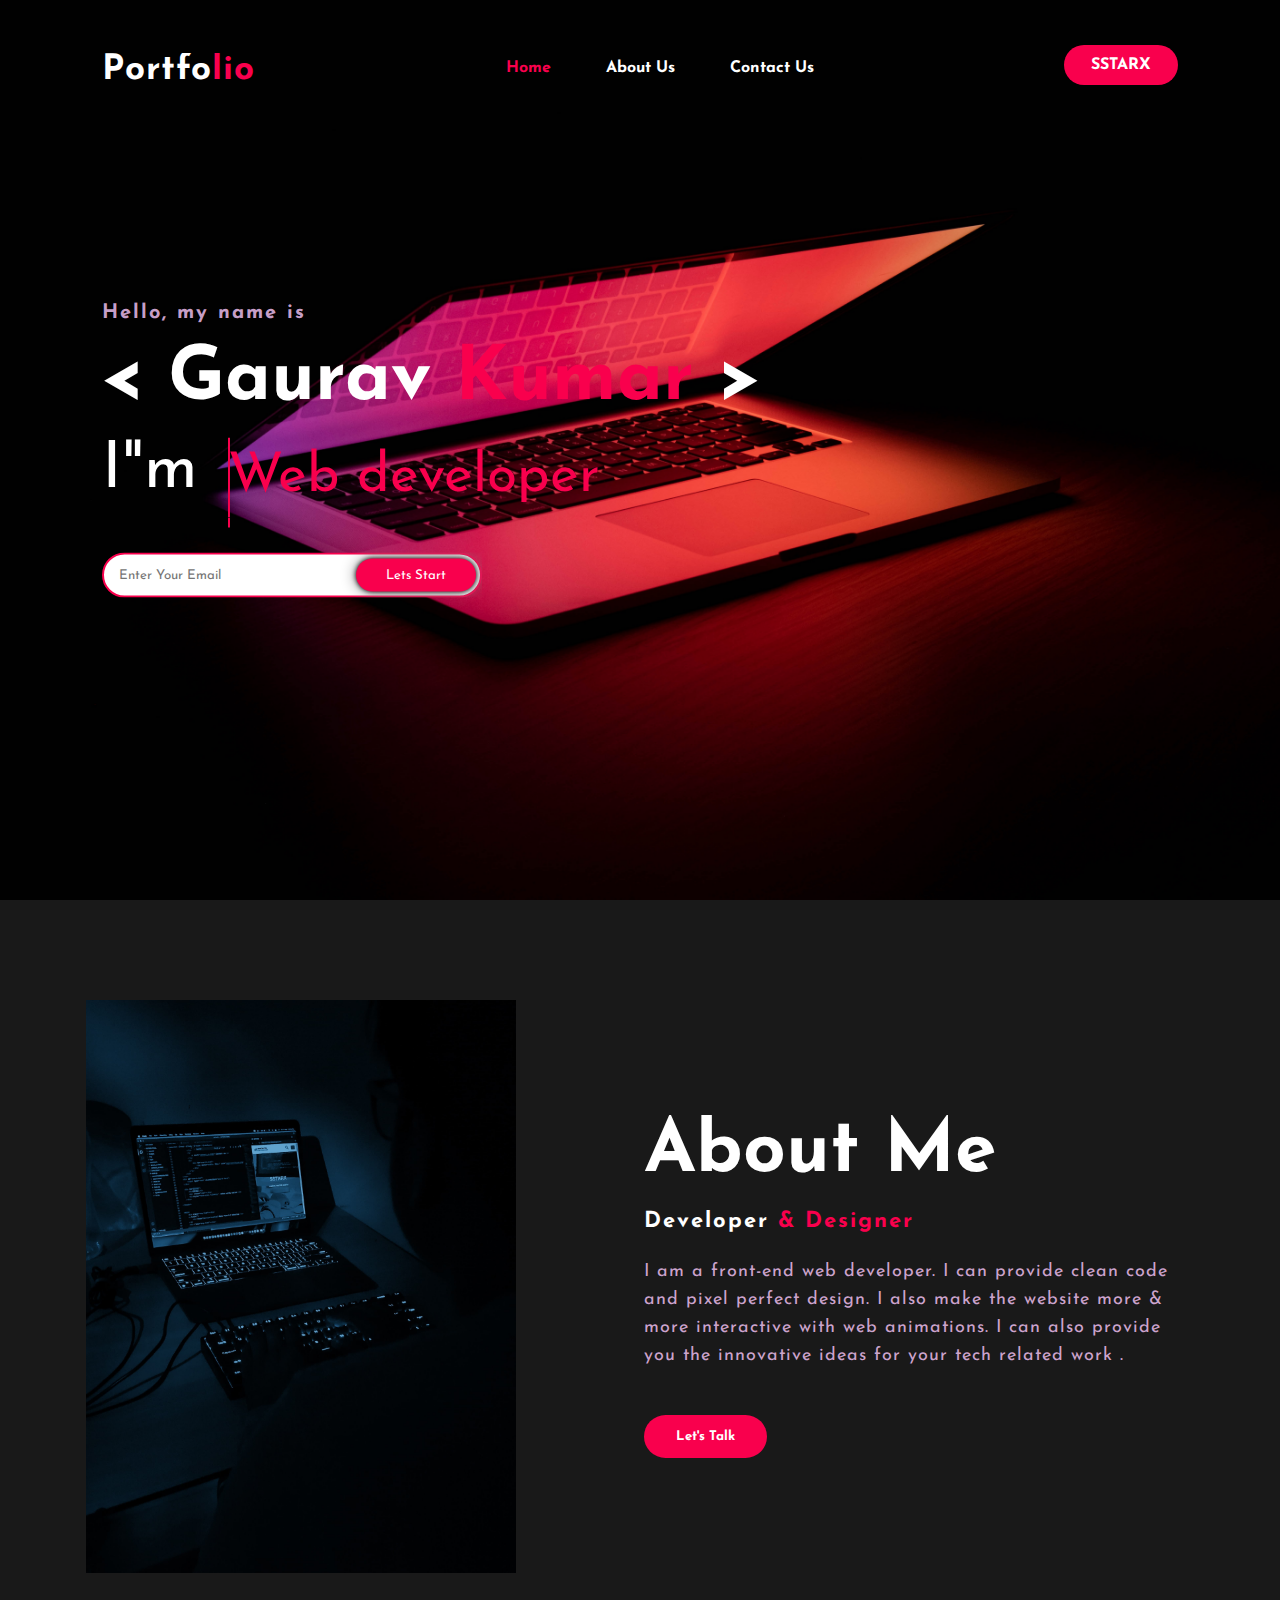
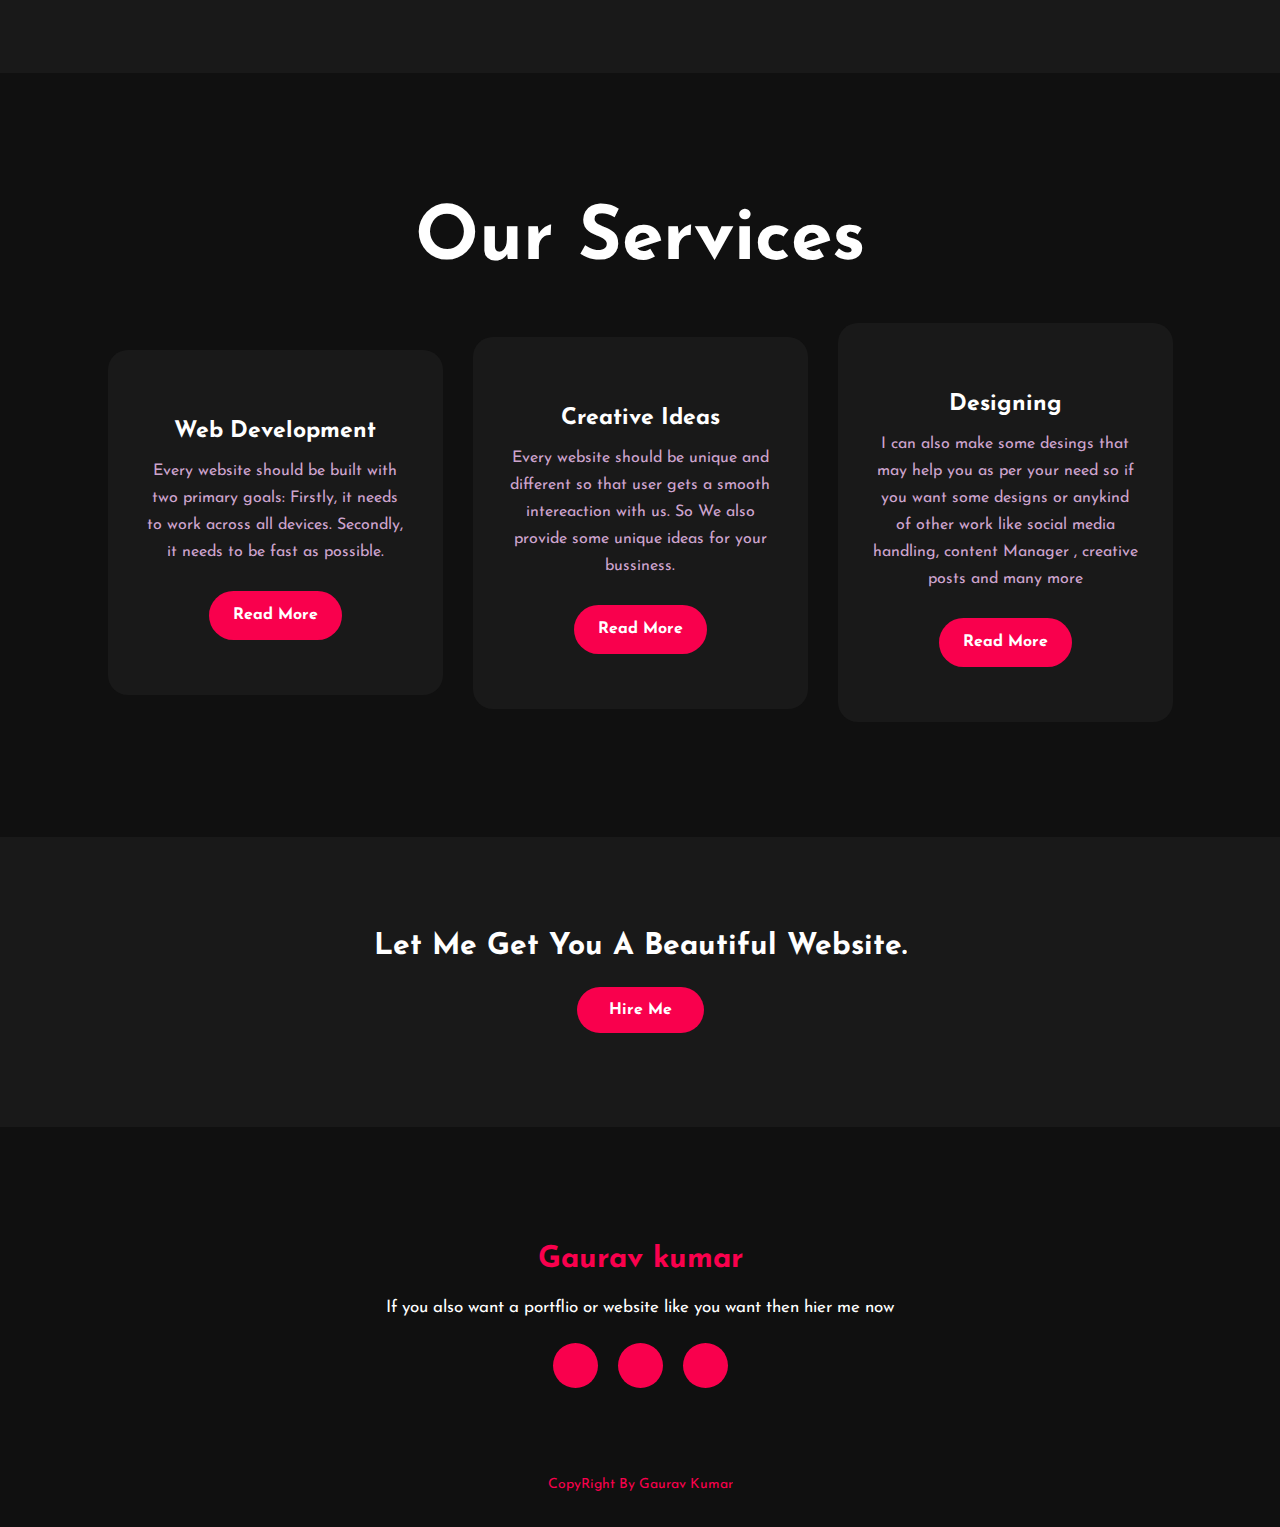
<file: portfolio.html>
<!DOCTYPE html>
<html>

<head>
	
	<meta charset="UTF-8">
	<meta http-equiv="X-UA-Compatible" content="IE=edge">
	<meta name="viewport" content="width=device-width, initial-scale=1.0">
	<title>Portfolio website</title>
	<link rel="stylesheet" type="text/css" href="css/pf.css">
	<link rel="shortcut icon" href="logo/favlogo.jpeg" type="image/x-icon">

	<link rel="preconnect" href="https://fonts.gstatic.com">
	<link
		href="https://fonts.googleapis.com/css2?family=Josefin+Sans:ital,wght@0,100;0,200;0,300;0,400;0,500;0,600;0,700;1,100;1,200;1,300;1,400;1,500;1,600;1,700&display=swap"
		rel="stylesheet">

	<link rel="stylesheet" href="https://cdnjs.cloudflare.com/ajax/libs/font-awesome/5.15.3/css/all.min.css"
		integrity="sha512-iBBXm8fW90+nuLcSKlbmrPcLa0OT92xO1BIsZ+ywDWZCvqsWgccV3gFoRBv0z+8dLJgyAHIhR35VZc2oM/gI1w=="
		crossorigin="anonymous" referrerpolicy="no-referrer" />


</head>

<body>
	<!----hero Section start---->

	<div class="hero">
		<nav>
			<h2 class="logo">Portfo<span>lio</span></h2>
			<ul>
				<li><a href="portfolio.html" class="active">Home</a></li>
				<li><a href="about_us.html">About Us</a></li>
				<!-- <li><a href="#">Services</a></li>
				<li><a href="#">Skills</a></li> -->
				<li><a href="contact_us.html">Contact Us</a></li>
			</ul>
			<a href="index.html" class="btn">SSTARX</a>
		</nav>

		<div class="content">
			<h4>Hello, my name is</h4>
			<h1> &lt; Gaurav <span>Kumar</span> &gt;</h1>
			<div class="wrapper">
				<div class="static-txt">I"m</div>
				<ul class="dynamic-txt">
					<li><span>Web developer</span></li>
					<li><span>Freelancer</span></li>
					<li><span>Designer</span></li>
					<li><span>......</span></li>
			</div>


			<div class="newslatter">
				<form>
					<input type="email" name="email" id="mail" placeholder="Enter Your Email">
					<input type="submit" name="submit" value="Lets Start">
				</form>
			</div>
		</div>
	</div>

	<!----About section start---->
	<section class="about">
		<div class="main">
			<img src="img/PF3.jpeg">
			<div class="about-text">
				<h2>About Me</h2>
				<h5>Developer <span>& Designer</span></h5>
				<p>I am a front-end web developer. I can provide clean code and pixel perfect design. I also make the
					website more & more interactive with web animations. I can also provide you the innovative ideas for
					your tech related work .</p>
				<button type="button">Let's Talk</button>
			</div>
		</div>
	</section>

	<!-----service section start----------->
	<div class="service">
		<div class="title">
			<h2>Our Services</h2>
		</div>

		<div class="box">
			<div class="card">
				<i class="fas fa-bars"></i>
				<h5>Web Development</h5>
				<div class="pra">
					<p>Every website should be built with two primary goals: Firstly, it needs to work across all
						devices. Secondly, it needs to be fast as possible.
						</p>

					<p style="text-align: center;">
						<a class="button" href="#">Read More</a>
					</p>
				</div>
			</div>

			<div class="card">
				<i class="far fa-user"></i>
				<h5>Creative Ideas</h5>
				<div class="pra">
					<p>Every website should be unique and different so that user gets a smooth intereaction with us. So
						We also provide some unique ideas for your bussiness.</p>

					<p style="text-align: center;">
						<a class="button" href="#">Read More</a>
					</p>
				</div>
			</div>

			<div class="card">
				<i class="far fa-bell"></i>
				<h5>Designing</h5>
				<div class="pra">
					<p>I can also make some desings that may help you as per your need so if you want some designs or
						anykind of other work like social media handling, content Manager , creative posts and many more
					</p>

					<p style="text-align: center;">
						<a class="button" href="#">Read More</a>
					</p>
				</div>
			</div>
		</div>
	</div>

	<!------Contact Me------>
	<div class="contact-me">
		<p>Let Me Get You A Beautiful Website.</p>
		<a class="button-two" href="#">Hire Me</a>
	</div>

	<!------footer start--------->
	<footer>
		<p> <span>Gaurav kumar</span></p>
		<p style="width: 80%;">If you also want a portflio or website like you want then hier me now </p>
		<div class="social">
			<a href="https://www.facebook.com/Gaurav.raj.sstarx.in/"><i class="fab fa-facebook-f"></i></a>
			<a href="https://www.instagram.com/_sstarx_/"><i class="fab fa-instagram"></i></a>
			<a href="https://www.linkedin.com/in/gaurav2raj/"><i class="fab fa-linkedin-in"></i></a>
		</div>

		<p class="end">CopyRight By Gaurav Kumar</p>
	</footer>
</body>

</html>
</file>
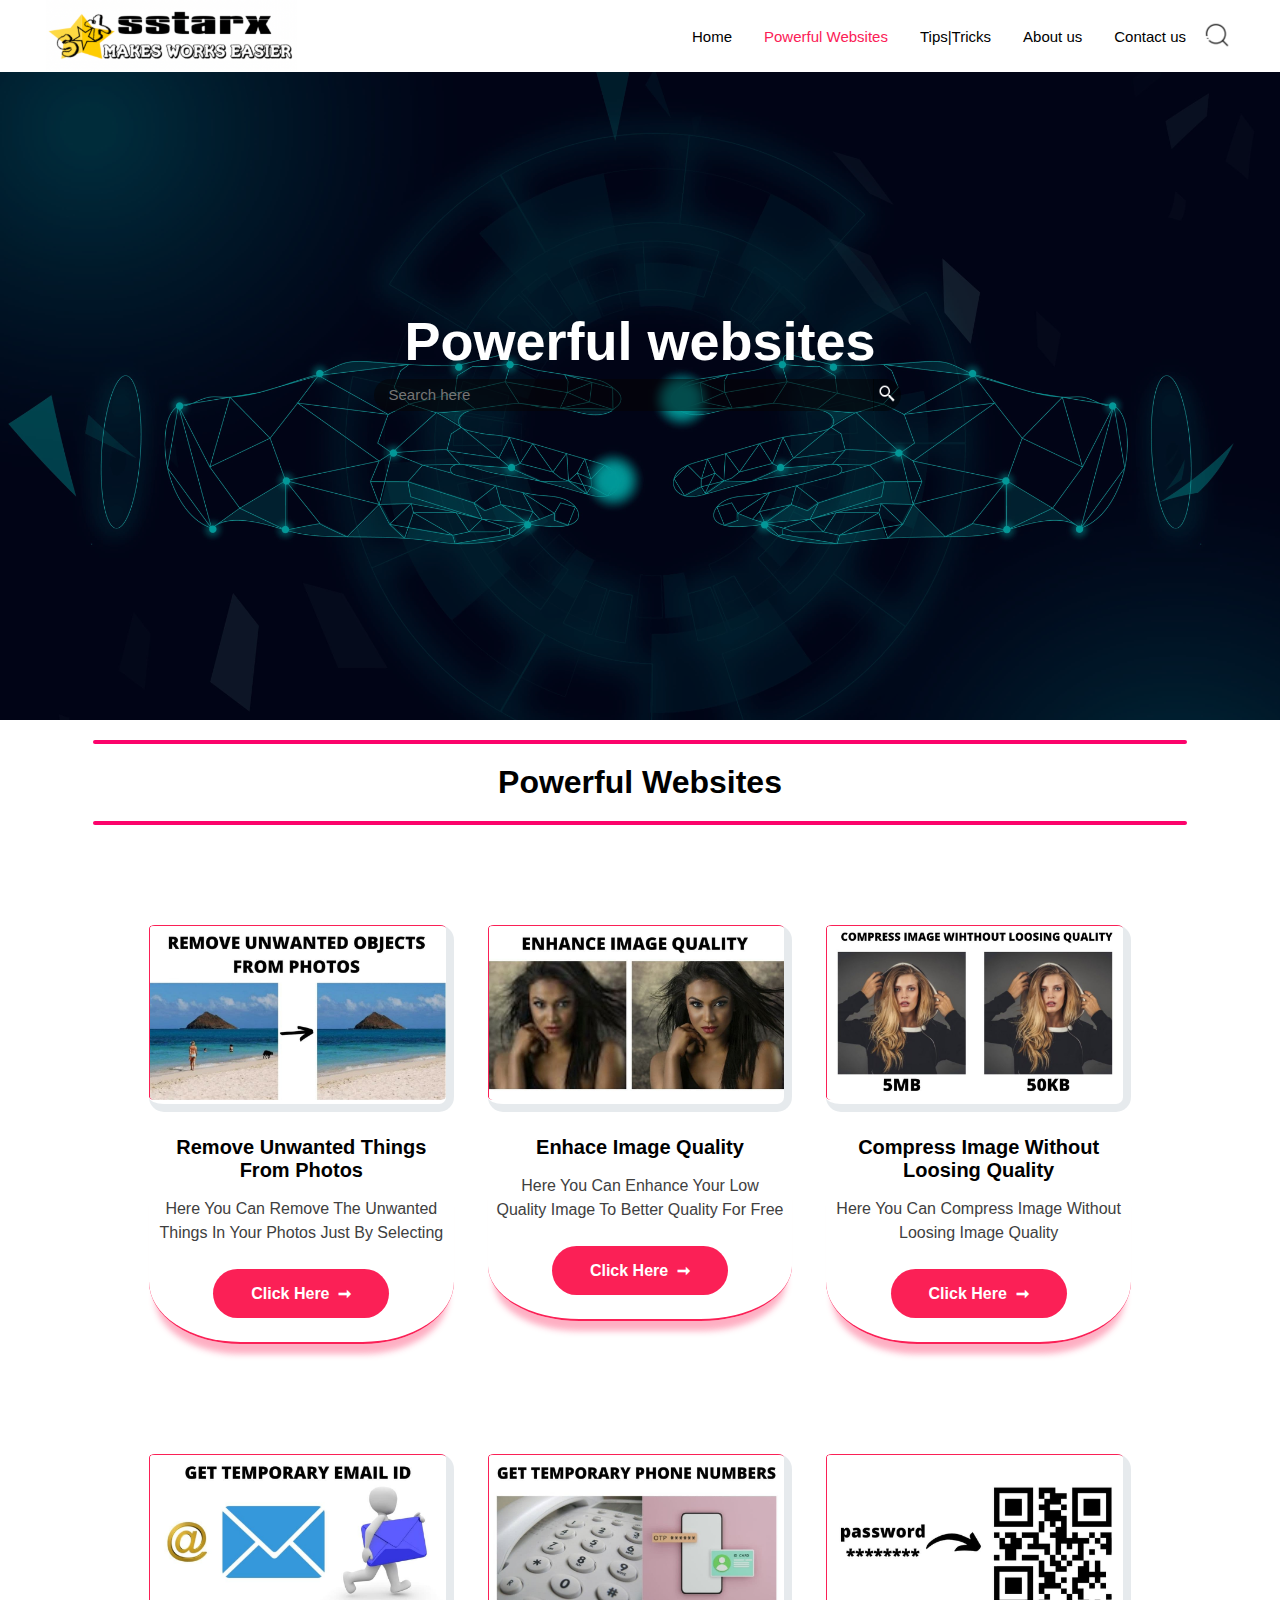
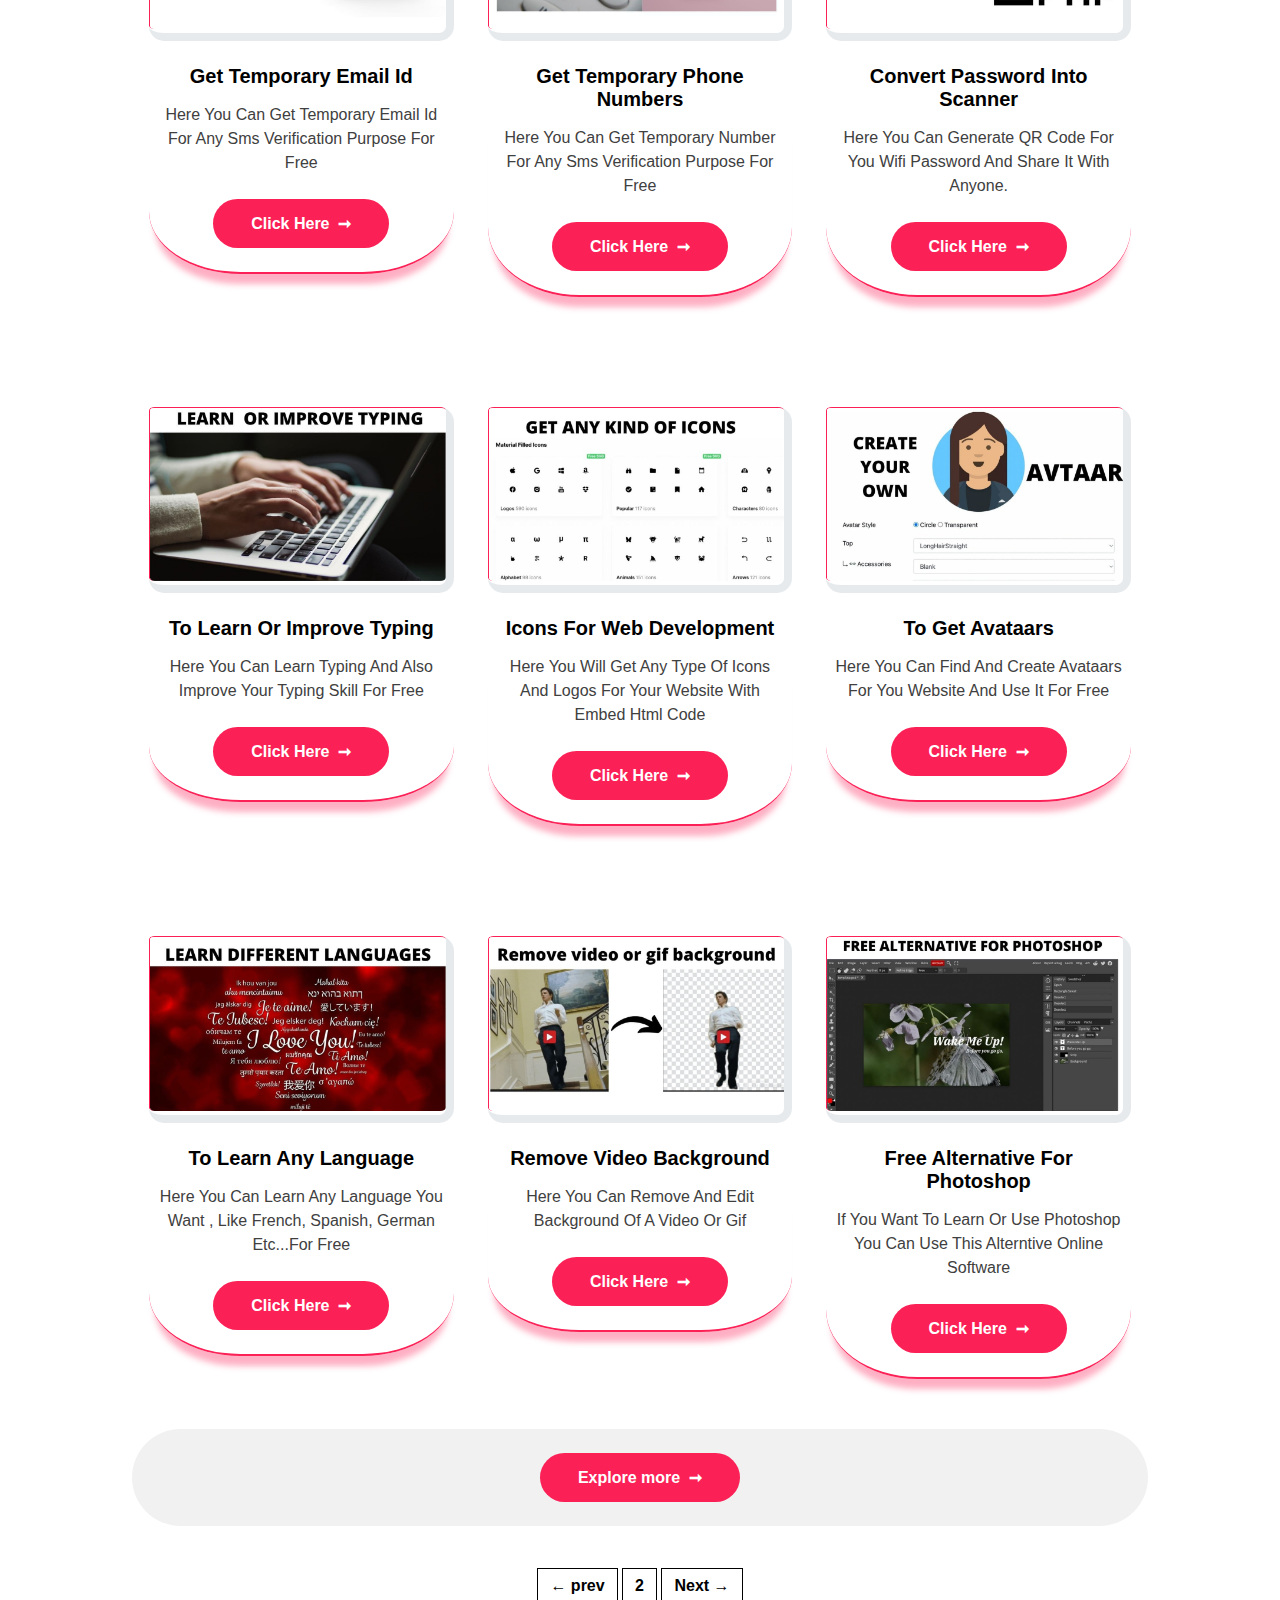
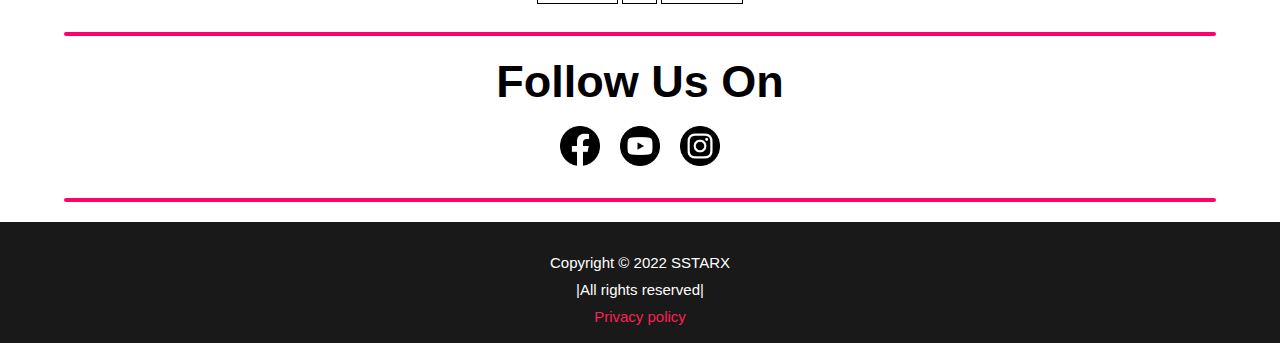
<file: powerfulwebsite.html>
<!DOCTYPE html>
<html lang="en">
<head>
    <script async src="https://pagead2.googlesyndication.com/pagead/js/adsbygoogle.js?client=ca-pub-3302322851071452"
     crossorigin="anonymous"></script>
    <meta charset="UTF-8">
    <meta http-equiv="X-UA-Compatible" content="IE=edge">
    <meta name="viewport" content="width=device-width, initial-scale=1.0">
    <title>SSTARX</title>
    <link rel="stylesheet" href="css/style.css">
    <link rel="shortcut icon" href="logo/favlogo.jpeg" type="image/x-icon">
</head>
<body>
    <header>
        <div id="slideout-menu">
            <ul>
                <li>
                   <a href="index.html">Home</a> 
                </li>
                
                <li>
                    <a href="powerfulwebsite.html">Powerful Websites</a> 
                </li>
                <li>
                    <a href="tips&tricks.html">Tips|Tricks</a> 
                </li>
                <li>
                    <a href="about_us.html">About us</a> 
                </li>
                <li>
                    <a href="contact_us.html">Contact us</a> 
                </li>
                <!-- <li>
                    <input type="text" placeholder="Search Here">
                    <br>
                    <a href="#">
                        <img style="width: 20px;" src="logo/searchicon.png" alt="">
                    </a>
                </li> -->
            </ul>
        </div>

        <nav>
            <!-- this is logo image  -->
            <div id="logo-img">
                <a href="index.html">
                    <img src="logo/logo.png" alt="">
                </a>
            </div>

            <!-- this is pink search icon  -->
            <div id="search-icon9" class="search-icon">
                <img src="logo/icons8-search-144.png" alt="">
            </div>


            <!-- this is menu-icon -->
            <div id="menu-icon">
                <img src="logo/icons8-menu-24.png" alt="">
            </div>

            <ul>
                <li>
                   <a href="index.html">Home</a> 
                </li>
                
                <li>
                    <a href="powerfulwebsite.html">Powerful Websites</a> 
                </li>
                <li>
                    <a href="tips&tricks.html">Tips|Tricks</a> 
                </li>
                <li>
                    <a href="about_us.html">About us</a> 
                </li>
                <li>
                    <a href="contact_us.html">Contact us</a> 
                </li>
                <li>
                    <div id="search-icon">
                        <img style="width: 30px;" src="logo/searchicon.png" alt="">
                    </div>
                </li>
            </ul>
        </nav>
            <form action="/search.html" method="get">
            <div id="search-box">
                <input type="text" name="query" placeholder="Search Here">
            </div>
            </form>

        <div id="pwbanner">
            <h1 style="font-size: 6vmin; transition: 0s;" class="animate">Powerful websites</h1>
            <!-- <div class="line"></div> -->
            <form action="/powerfulwebsite.html" method="get">
                <div style="display: block;" class="search-box">
                    <input type="text" name="query" placeholder="Search here" >
                    <button class="search-btn searchIcon" type="submit">
                        <img name="query" type="submit" src="logo/icons8-search-96.png" alt="">
                    </button>
                </div>
            </form>
            

        </div>
    
    </header>


    <main>
        <div class="big-line"></div>
        <a href="">
            <h2 class="section-heading"> Powerful Websites </h2>
        </a>
        <div class="big-line"></div>


        <section>
            <!-- This is the 1st card  -->
            <div class="small-card responsivemt ">
                <div class="card-image">
                    <!-- <a href="#"> -->
                        <img src="img/REMOVE UNWANTED.jpeg" alt="">
                    </a>
                </div>
                
                <div class="card-description">
                    <a href="https://theinpaint.com/">
                        <h2 class="title">remove unwanted things from Photos</h2>
                    </a>
                    <p>
                        Here you can remove the unwanted things in your photos just by selecting
                    </p>
                    <a href="https://theinpaint.com/" class="click-here">Click Here &nbsp;&#10142;</a>
                </div>
            </div>

            <!-- This is 2nd card  -->
            <div class="small-card ">
                <div class="card-image">
                    <!-- <a href="#"> -->
                        <img src="img/ENHANCE IMAGE QUALITY.jpeg" alt="">
                    </a>
                </div>
                
                <div class="card-description">
                    <a href="https://www.imgupscaler.com/">
                        <h2 class="title">Enhace image quality</h2>
                    </a>
                    <p>
                        Here you can enhance your low quality image to better quality for free
                    </p>
                    <a href="https://www.imgupscaler.com/" class="click-here">Click Here &nbsp;&#10142;</a>
                </div>
            </div>

            <!-- This is 3rd card  -->
            <div class="small-card ">
                <div class="card-image">
                    <!-- <a href="#"> -->
                        <img src="img/COMPRESS IMAGE.jpeg" alt="">
                    </a>
                </div>
                
                <div class="card-description">
                    <a href="https://squoosh.app/">
                        <h2 class="title">Compress Image without loosing Quality</h2>
                    </a>
                    <p>
                        Here you can compress image without loosing image Quality
                    </p>
                    <a href="https://squoosh.app/" class="click-here">Click Here &nbsp;&#10142;</a>
                </div>
            </div>

            <!-- this is 4th card  -->
            <div class="small-card">
                <div class="card-image">
                    <!-- <a href="#"> -->
                        <img src="img/TEMP EMAIL.jpeg" alt="">
                    </a>
                </div>
                
                <div class="card-description">
                    <a href="https://tempail.com/en/">
                        <h2 class="title">Get temporary Email id</h2>

                    </a>
                    <p>
                        Here you can get temporary email id for any sms verification purpose for free
                    </p>
                    <a href="https://temp-mail.org/en/" class="click-here">Click Here &nbsp;&#10142;</a>
                </div>
            </div>

            <!-- this is 5th card  -->
            <div class="small-card">
                <div class="card-image">
                    <!-- <a href="#"> -->
                        <img src="img/TEMP PHONE NUMBERS.jpeg" alt="">
                    </a>
                </div>
                
                <div class="card-description">
                    <a href="https://www.receivesms.co/">
                        <h2 class="title">Get temporary phone numbers</h2>

                    </a>
                    <p>
                        Here you can get temporary number for any sms verification purpose for free
                    </p>
                    <a href="https://www.receivesms.co/" class="click-here">Click Here &nbsp;&#10142;</a>
                </div>
            </div>

            <!-- this is 6th card  -->
            <div class="small-card">
                <div class="card-image">
                    <!-- <a href="#"> -->
                        <img src="img/generateqrcode.jpeg" alt="">
                    </a>
                </div>
                
                <div class="card-description">
                    <a href="https://qifi.org/">
                        <h2 class="title">Convert password into scanner</h2>

                    </a>
                    <p>
                        Here you can generate QR code for you wifi password and share it with anyone.
                    </p>
                    <a href="https://qifi.org/" class="click-here">Click Here &nbsp;&#10142;</a>
                </div>
            </div>

            <!-- this is 7th card  -->
            <div class="small-card">
                <div class="card-image">
                    <!-- <a href="#"> -->
                        <img src="img/TYPING.jpeg" alt="">
                    </a>
                </div>
                
                <div class="card-description">
                    <a href="https://10fastfingers.com/typing-test/english/">
                        <h2 class="title">To Learn or Improve typing</h2>

                    </a>
                    <p>
                        Here you can learn typing and also improve your typing skill for free
                    </p>
                    <a href="https://www.learntyping.org/" class="click-here">Click Here &nbsp;&#10142;</a>
                </div>
            </div>


            <!-- this is 8th card  -->
            <div class="small-card">
                <div class="card-image">
                    <!-- <a href="#"> -->
                        <img src="img/ICONS.jpeg" alt="">
                    </a>
                </div>
                
                <div class="card-description">
                    <a href="https://icons8.com/icons/material">
                        <h2 class="title">Icons for web development</h2>

                    </a>
                    <p>
                        Here you will get any type of Icons and logos for your website with embed html code
                    </p>
                    <a href="https://icons8.com/icons/material" class="click-here">Click Here &nbsp;&#10142;</a>
                </div>
            </div>

            <!-- this is 9th card  -->
            <div class="small-card">
                <div class="card-image">
                    <!-- <a href="#"> -->
                        <img src="img/AVTAAR.jpeg" alt="">
                    </a>
                </div>
                
                <div class="card-description">
                    <a href="https://getavataaars.com/">
                        <h2 class="title">To Get Avataars</h2>

                    </a>
                    <p>
                        Here you can find and create avataars for you website and use it for free
                    </p>
                    <a href="https://getavataaars.com/" class="click-here">Click Here &nbsp;&#10142;</a>
                </div>
            </div>

            <!-- this is 10th card  -->
            <div class="small-card">
                <div class="card-image">
                    <!-- <a href="#"> -->
                        <img src="img/DIFFERENT LANGUAGES.jpeg" alt="">
                    </a>
                </div>
                
                <div class="card-description">
                    <a href="https://www.duolingo.com/">
                        <h2 class="title">To learn any Language</h2>

                    </a>
                    <p>
                        Here you can learn any language you want , like french, spanish, german etc...for free
                    </p>
                    <a href="https://www.duolingo.com/" class="click-here">Click Here &nbsp;&#10142;</a>
                </div>
            </div>

            <!-- this is 11th card  -->
            <div class="small-card">
                <div class="card-image">
                    <!-- <a href="#"> -->
                        <img src="img/remove video background.jpeg" alt="">
                    </a>
                </div>
                
                <div class="card-description">
                    <a href="https://www.unscreen.com/">
                        <h2 class="title">Remove video background</h2>

                    </a>
                    <p>
                        Here you can remove and edit background of a video or gif
                    </p>
                    <a href="https://www.unscreen.com/" class="click-here">Click Here &nbsp;&#10142;</a>
                </div>
            </div>

            <!-- this is 12th card  -->
            <div class="small-card">
                <div class="card-image">
                    <!-- <a href="#"> -->
                        <img src="img/photoshop alternative.jpeg" alt="">
                    </a>
                </div>
                
                <div class="card-description">
                    <a href="https://www.photopea.com/">
                        <h2 class="title">free alternative for photoshop</h2>

                    </a>
                    <p>
                        if you want to learn or use photoshop you can use this alterntive online software
                    </p>
                    <a href="https://www.photopea.com/" class="click-here">Click Here &nbsp;&#10142;</a>
                </div>
            </div>

            <div class="explore-btn">
                <a href="tips&tricks.html" class="click-here">Explore more &nbsp;&#10142;</a>
            </div>



        </section>


        <div class="pagination">
            <a href="powerfulwebsite.html">&#8592; prev</a>
            <a href="powerfulwebsite_2.html">2</a>
            <!-- <a href="">3</a>
            <a href="">4</a> -->
            <a href="powerfulwebsite_2.html">Next &#8594;</a>
        </div>

    </main>


    <footer>
        <div class="big-line"></div>
        <h1 class="follow">Follow Us On</h1>
        <div id="social-media-footer">
            <ul>
                <li>
                    <a href="https://www.facebook.com/profile.php?id=100076724176658">
                        <img class="social-media-images" src="logo/fblogo.png" alt="">
                    </a>
                </li>
                <li>
                    <a href="https://www.youtube.com/channel/UCOCJBocmkerRErB-rKm5_nw/featured">
                        <img class="social-media-images" src="logo/ytlogo.png" alt="">
                    </a>
                </li>
                <li>
                    <a href="https://www.instagram.com/_sstarx_/">
                        <img class="social-media-images" src="logo/instalogo.png" alt="">
                    </a>
                </li>
                <!-- <li>
                    <a href="">
                        <img class="social-media-images" src="logo/linkdinlogo.png" alt="">
                    </a>
                </li> -->
            </ul>
        </div>
        <div class="big-line"></div>

        <div class="main-footer">
            <p>Copyright &copy; 2022 SSTARX</p>
            <p>|All rights reserved|</p>
            <a href="privacy_policy.html">
                <p class="active">Privacy policy</p>
            </a>

        </div>




    </footer>



        



    <script src="main.js"></script>
    
</body>
</html>
</file>
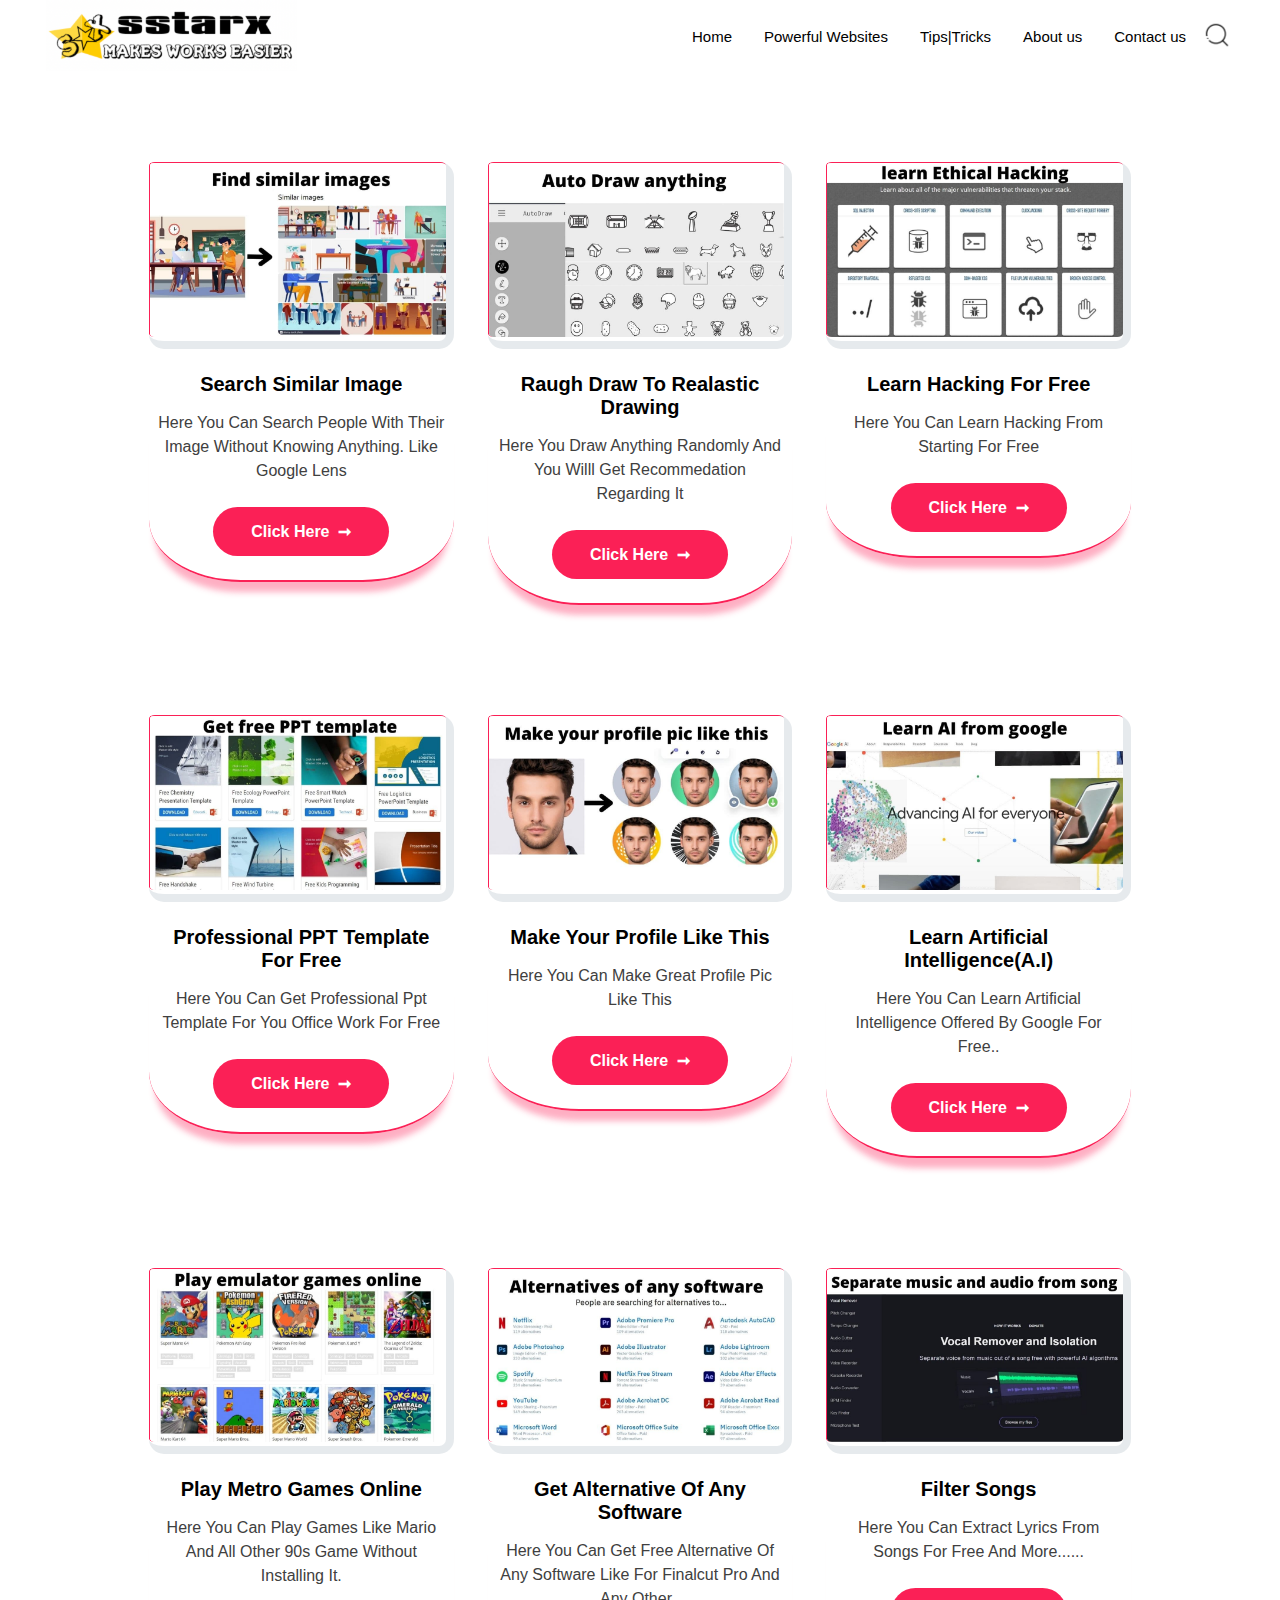
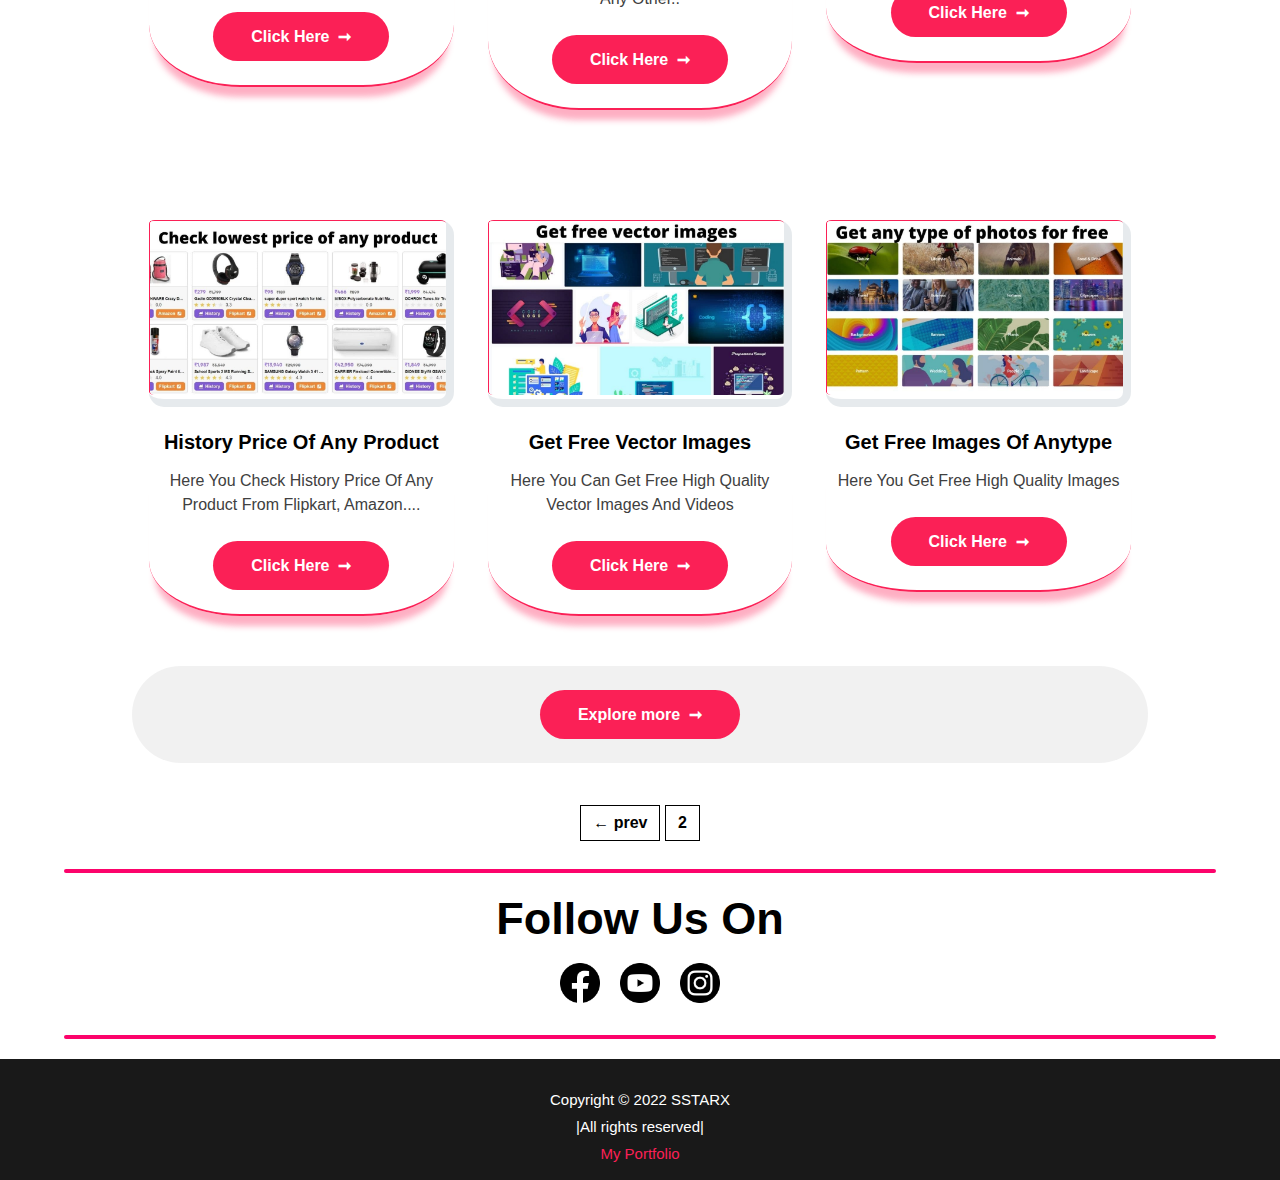
<file: powerfulwebsite_2.html>
<!DOCTYPE html>
<html lang="en">

<head>
    <script async src="https://pagead2.googlesyndication.com/pagead/js/adsbygoogle.js?client=ca-pub-3302322851071452"
     crossorigin="anonymous"></script>
    <meta charset="UTF-8">
    <meta http-equiv="X-UA-Compatible" content="IE=edge">
    <meta name="viewport" content="width=device-width, initial-scale=1.0">
    <title>SSTARX</title>
    <!-- <link rel="stylesheet" href="css/blog.css"> -->
    <link rel="stylesheet" href="css/style.css">
    <link rel="shortcut icon" href="logo/favlogo.jpeg" type="image/x-icon">

</head>

<body>
    <header>
        <div id="slideout-menu">
            <ul>
                <li>
                    <a href="index.html">Home</a>
                </li>
                
                <li>
                    <a href="powerfulwebsite.html">Powerful Websites</a>
                </li>
                <li>
                    <a href="tips&tricks.html">Tips|Tricks</a>
                </li>
                <li>
                    <a href="about_us.html">About us</a>
                </li>
                <li>
                    <a href="contact_us.html">Contact us</a>
                </li>
                <!-- <li>
                    <input style="border-radius: 20px;" type="text" placeholder="Search Here">
                    <br>
                    <div id="search-icon">
                        <img style="width: 30px;" src="logo/searchicon.png" alt="">
                    </div>
                </li> -->
            </ul>
        </div>

        <nav>
            <!-- this is logo image  -->
            <div id="logo-img">
                <a href="index.html">
                    <img src="logo/logo.png" alt="">
                </a>
            </div>

            <!-- this is pink search icon  -->
            <div id="search-icon9" class="search-icon">
                <img src="logo/icons8-search-144.png" alt="">
            </div>


            <!-- this is menu-icon -->
            <div id="menu-icon">
                <img src="logo/icons8-menu-24.png" alt="">
            </div>

            <ul>
                <li>
                    <a  href="index.html">Home</a>
                </li>
                
                <li>
                    <a href="powerfulwebsite.html">Powerful Websites</a>
                </li>
                <li>
                    <a href="tips&tricks.html">Tips|Tricks</a>
                </li>
                <li>
                    <a href="about_us.html">About us</a>
                </li>
                <li>
                    <a href="contact_us.html">Contact us</a>
                </li>
                <li>
                    <div id="search-icon">
                        <img style="width: 30px;" src="logo/searchicon.png" alt="">
                    </div>
                </li>
            </ul>
        </nav>
        <form action="/index.html" method="get">
            <div id="search-box">
                <input type="text" name="query" placeholder="Search Here">
            </div>
        </form>



        <div style="background-color:white; height: 72PX;" id="banner">
        </div>

    </header>


    <main>

        <section>

                <!-- This is the 1st card  -->
                <div class="small-card responsivemt ">
                    <div class="card-image">
                        <!-- <a href="#"> -->
                            <img src="img//similaryendex.jpg" alt="">
                        </a>
                    </div>
                    
                    <div class="card-description">
                        <a href="https://yandex.com/images/">
                            <h2 class="title">Search similar image </h2>
                        </a>
                        <p>
                            Here you can search people with their image without knowing anything. like google lens
                        </p>
                        <a href="https://yandex.com/images/" class="click-here">Click Here &nbsp;&#10142;</a>
                    </div>
                </div>
    
                <!-- This is 2nd card  -->
                <div class="small-card ">
                    <div class="card-image">
                        <!-- <a href="#"> -->
                            <img src="img/autodraw.jpeg" alt="">
                        </a>
                    </div>
                    
                    <div class="card-description">
                        <a href="https://www.autodraw.com/">
                            <h2 class="title">Raugh draw to realastic drawing</h2>
                        </a>
                        <p>
                            Here you draw anything randomly and you willl get recommedation regarding it
                        </p>
                        <a href="https://www.autodraw.com/" class="click-here">Click Here &nbsp;&#10142;</a>
                    </div>
                </div>
    
                <!-- This is 3rd card  -->
                <div class="small-card ">
                    <div class="card-image">
                        <!-- <a href="#"> -->
                            <img src="img/hacking.jpg" alt="">
                        </a>
                    </div>
                    
                    <div class="card-description">
                        <a href="https://www.hacksplaining.com/">
                            <h2 class="title">Learn Hacking for free</h2>
                        </a>
                        <p>
                            Here you can learn hacking from starting for free
                        </p>
                        <a href="https://www.hacksplaining.com/" class="click-here">Click Here &nbsp;&#10142;</a>
                    </div>
                </div>
    
                <!-- this is 4th card  -->
                <div class="small-card">
                    <div class="card-image">
                        <!-- <a href="#"> -->
                            <img src="img/fppt.jpg" alt="">
                        </a>
                    </div>
                    
                    <div class="card-description">
                        <a href="https://www.free-power-point-templates.com/">
                            <h2 class="title">Professional PPT template for free</h2>
    
                        </a>
                        <p>
                            Here you can get professional ppt template for you office work for free 
                        </p>
                        <a href="https://www.free-power-point-templates.com/" class="click-here">Click Here &nbsp;&#10142;</a>
                    </div>
                </div>
    
                <!-- this is 5th card  -->
                <div class="small-card">
                    <div class="card-image">
                        <!-- <a href="#"> -->
                            <img src="img/pfpmaker.jpg" alt="">
                        </a>
                    </div>
                    
                    <div class="card-description">
                        <a href="https://pfpmaker.com/">
                            <h2 class="title">Make your profile like this</h2>
    
                        </a>
                        <p>
                            Here you can make great profile pic like this 
                        </p>
                        <a href="https://pfpmaker.com/" class="click-here">Click Here &nbsp;&#10142;</a>
                    </div>
                </div>
    
                <!-- this is 6th card  -->
                <div class="small-card">
                    <div class="card-image">
                        <!-- <a href="#"> -->
                            <img src="img/googleai.jpeg" alt="">
                        </a>
                    </div>
                    
                    <div class="card-description">
                        <a href="https://ai.google/">
                            <h2 class="title">Learn Artificial Intelligence(A.I) </h2>
    
                        </a>
                        <p>
                            Here you can learn Artificial Intelligence offered by google for free..  
                        </p>
                        <a href="https://ai.google/" class="click-here">Click Here &nbsp;&#10142;</a>
                    </div>
                </div>
    
                <!-- this is 7th card  -->
                <div class="small-card">
                    <div class="card-image">
                        <!-- <a href="#"> -->
                            <img src="img/emulator.jpg" alt="">
                        </a>
                    </div>
                    
                    <div class="card-description">
                        <a href="https://emulatorgames.online/">
                            <h2 class="title">play metro games online</h2>
    
                        </a>
                        <p>
                            Here you can play games like mario and all other 90s game without installing it.
                        </p>
                        <a href="https://emulatorgames.online/" class="click-here">Click Here &nbsp;&#10142;</a>
                    </div>
                </div>
    
    
                <!-- this is 8th card  -->
                <div class="small-card">
                    <div class="card-image">
                        <!-- <a href="#"> -->
                            <img src="img/altenative.jpg" alt="">
                        </a>
                    </div>
                    
                    <div class="card-description">
                        <a href="https://alternativeto.net/">
                            <h2 class="title">Get alternative of any software</h2>
    
                        </a>
                        <p>
                            Here you can get free alternative of any software like for finalcut pro and any other..
                        </p>
                        <a href="https://alternativeto.net/" class="click-here">Click Here &nbsp;&#10142;</a>
                    </div>
                </div>
    
                <!-- this is 9th card  -->
                <div class="small-card">
                    <div class="card-image">
                        <!-- <a href="#"> -->
                            <img src="img/vocalremover.jpg" alt="">
                        </a>
                    </div>
                    
                    <div class="card-description">
                        <a href="https://vocalremover.org/">
                            <h2 class="title">Filter songs</h2>
    
                        </a>
                        <p>
                            Here you can extract lyrics from  songs for free and more......
                        </p>
                        <a href="https://vocalremover.org/" class="click-here">Click Here &nbsp;&#10142;</a>
                    </div>
                </div>
    
                <!-- this is 10th card  -->
                <div class="small-card">
                    <div class="card-image">
                        <!-- <a href="#"> -->
                            <img src="img/pricehistory.jpg" alt="">
                        </a>
                    </div>
                    
                    <div class="card-description">
                        <a href="https://pricehistory.in/">
                            <h2 class="title">history price of any product</h2>
    
                        </a>
                        <p>
                            Here you check history price of any product from flipkart, amazon....
                        </p>
                        <a href="https://pricehistory.in/" class="click-here">Click Here &nbsp;&#10142;</a>
                    </div>
                </div>


                <!-- this is 11th card  -->
                <div class="small-card">
                    <div class="card-image">
                        <!-- <a href="#"> -->
                            <img src="img/vectorimage.jpg" alt="">
                        </a>
                    </div>
                    
                    <div class="card-description">
                        <a href="https://www.vecteezy.com/">
                            <h2 class="title">Get free vector images</h2>
    
                        </a>
                        <p>
                            Here you can get free high quality vector images and videos 
                        </p>
                        <a href="https://www.vecteezy.com/" class="click-here">Click Here &nbsp;&#10142;</a>
                    </div>
                </div>
                <!-- this is 12th card  -->
                <div class="small-card">
                    <div class="card-image">
                        <!-- <a href="#"> -->
                            <img src="img/anyimage.jpg" alt="">
                        </a>
                    </div>
                    
                    <div class="card-description">
                        <a href="https://www.freepik.com/">
                            <h2 class="title">Get free images of anytype</h2>
    
                        </a>
                        <p>
                            Here you get free high quality images 
                        </p>
                        <a href="https://www.freepik.com/" class="click-here">Click Here &nbsp;&#10142;</a>
                    </div>
                </div>

                <div class="explore-btn">
                    <a href="tips&tricks.html" class="click-here">Explore more &nbsp;&#10142;</a>
                </div>
                




        </section>

        <div class="pagination">
            <a href="powerfulwebsite.html">&#8592; prev</a>
            <a href="powerfulwebsite_2.html">2</a>
            <!-- <a href="">3</a>
            <a href="">4</a> -->
            <!-- <a href="">Next &#8594;</a> -->
        </div>



    </main>


    <footer>
        <div class="big-line"></div>
        <h1 class="follow">Follow Us On</h1>
        <div id="social-media-footer">
            <ul>
                <li>
                    <a href="https://www.facebook.com/profile.php?id=100076724176658">
                        <img class="social-media-images" src="logo/fblogo.png" alt="">
                    </a>
                </li>
                <li>
                    <a href="https://www.youtube.com/channel/UCOCJBocmkerRErB-rKm5_nw/featured">
                        <img class="social-media-images" src="logo/ytlogo.png" alt="">
                    </a>
                </li>
                <li>
                    <a href="https://www.instagram.com/_sstarx_/">
                        <img class="social-media-images" src="logo/instalogo.png" alt="">
                    </a>
                </li>
                <!-- <li>
                    <a href="">
                        <img class="social-media-images" src="logo/linkdinlogo.png" alt="">
                    </a>
                </li> -->
            </ul>
        </div>
        <div class="big-line"></div>

        <div class="main-footer">
            <p>Copyright &copy; 2022 <a class="footer-sstarx" style="color: white; " href="#">SSTARX</a></p>
            <p>|All rights reserved|</p>
            <a href="portfolio.html">
                <p class="active">My Portfolio</p>
            </a>

        </div>




    </footer>






    <script src="main.js"></script>


</body>

</html>
</file>
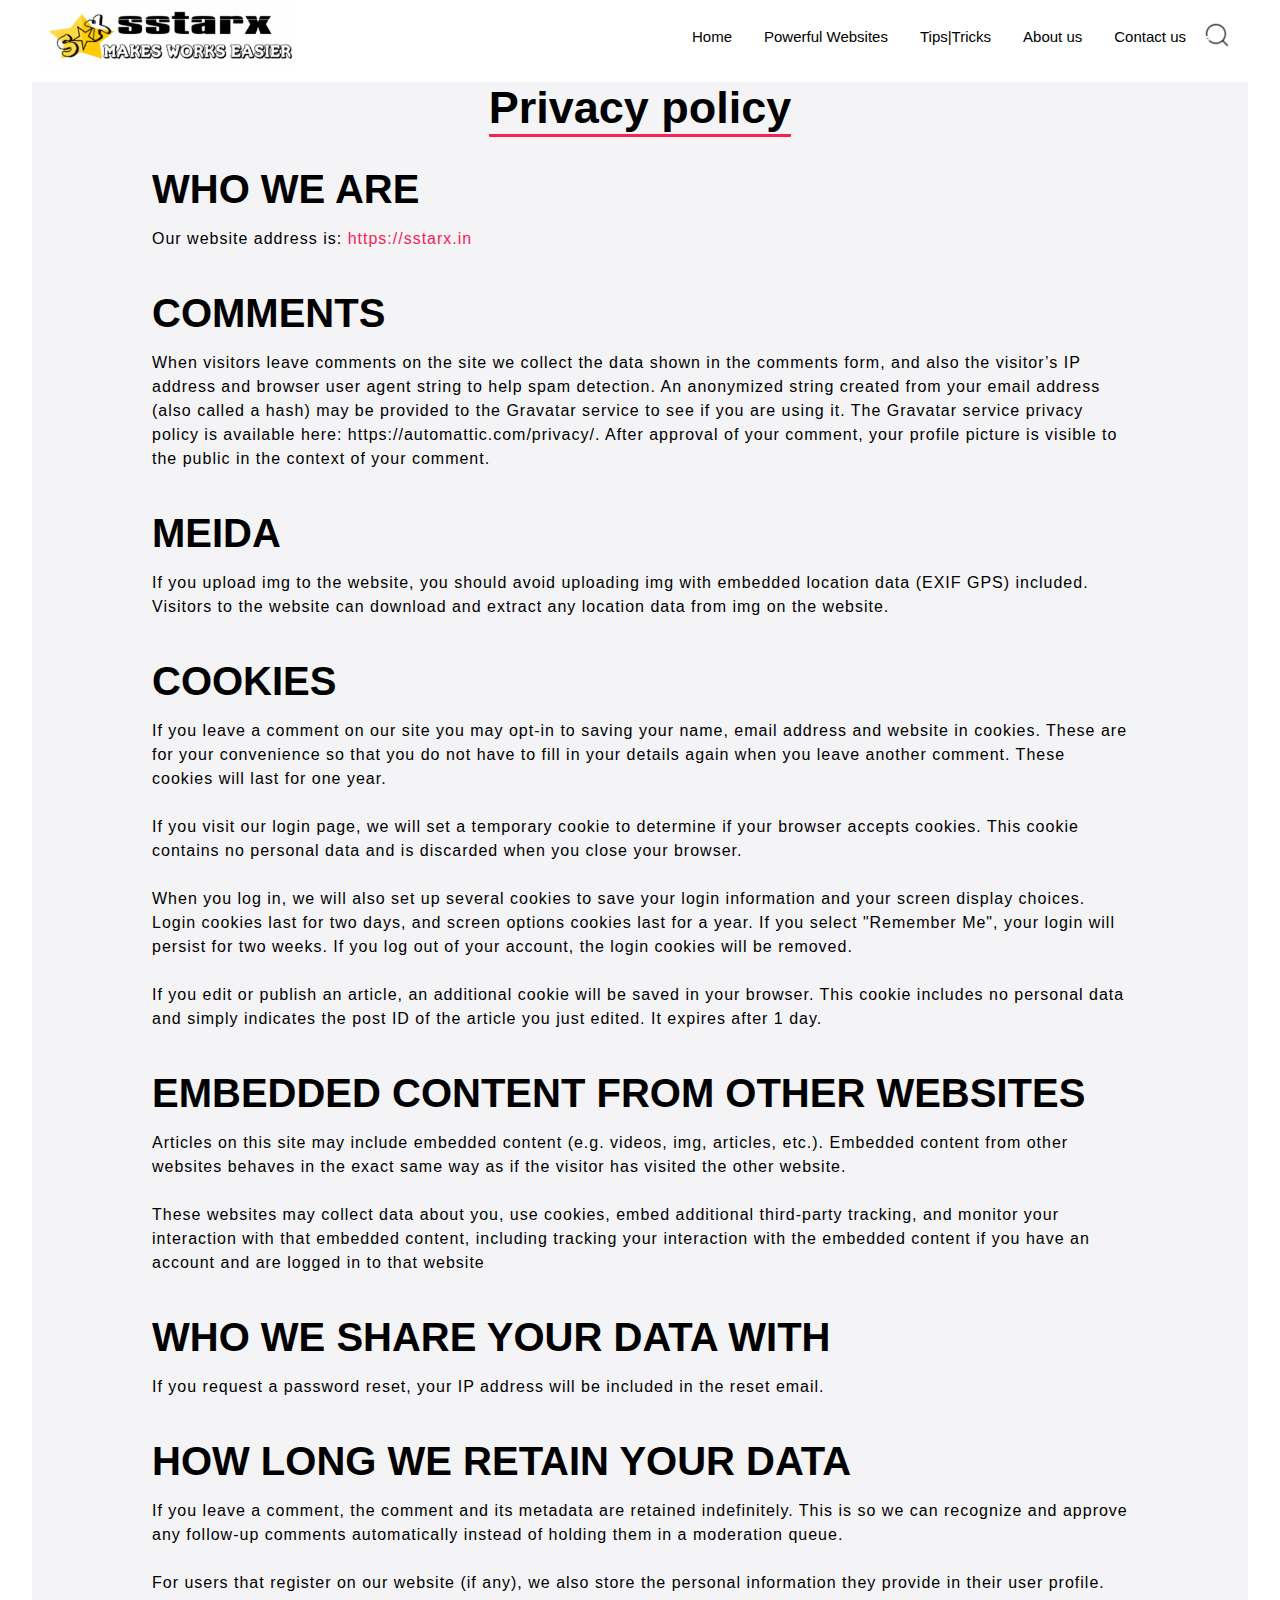
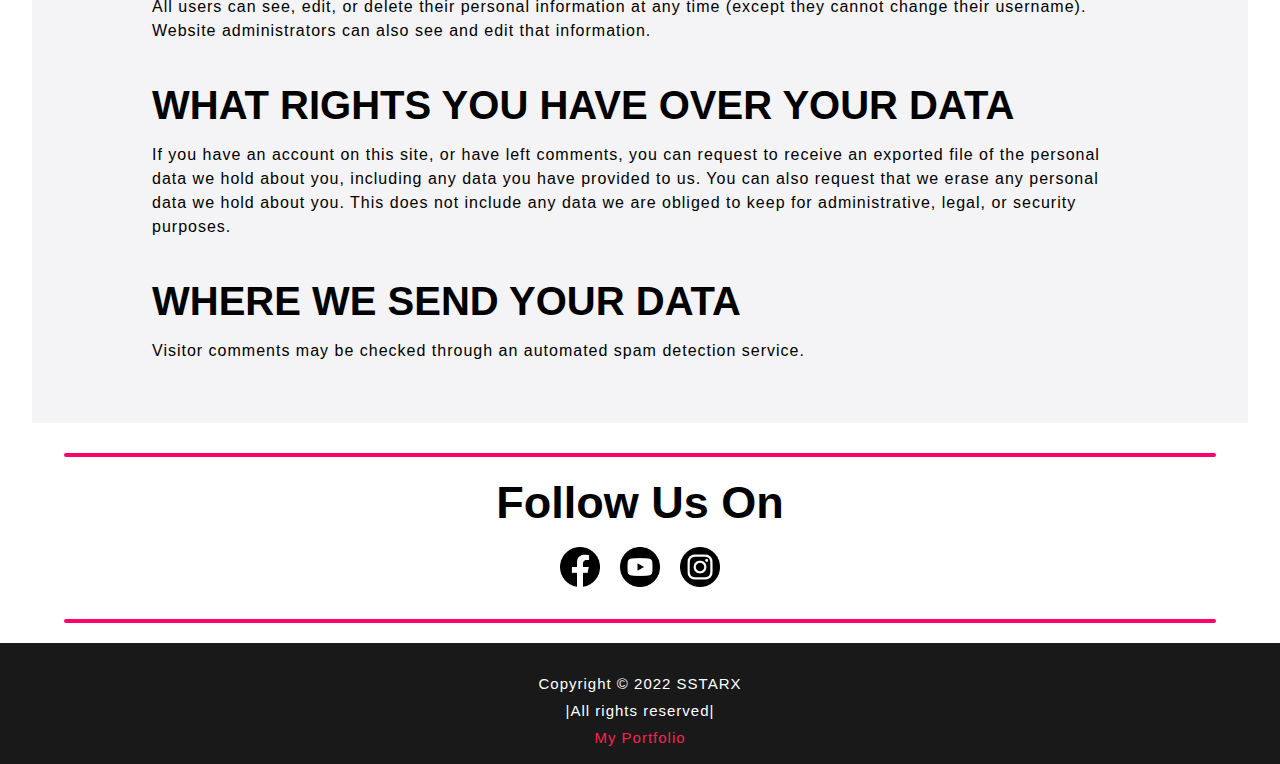
<file: privacy_policy.html>
<!DOCTYPE html>
<html lang="en">

<head>
    <script async src="https://pagead2.googlesyndication.com/pagead/js/adsbygoogle.js?client=ca-pub-3302322851071452"
     crossorigin="anonymous"></script>
    <meta charset="UTF-8">
    <meta http-equiv="X-UA-Compatible" content="IE=edge">
    <meta name="viewport" content="width=device-width, initial-scale=1.0">
    <title>SSTARX</title>
    <link rel="stylesheet" href="css/blog.css">
    <link rel="stylesheet" href="css/style.css">
    <link rel="shortcut icon" href="logo/favlogo.jpeg" type="image/x-icon">
    <style>
        body p{
            font-weight: lighter;
            letter-spacing: 1px;
        }
    
    </style>

</head>

<body>
    <header>
        <div id="slideout-menu">
            <ul>
                <li>
                    <a href="index.html">Home</a>
                </li>
                
                <li>
                    <a href="powerfulwebsite.html">Powerful Websites</a>
                </li>
                <li>
                    <a href="tips&tricks.html">Tips|Tricks</a>
                </li>
                <li>
                    <a href="about_us.html">About us</a>
                </li>
                <li>
                    <a href="contact_us.html">Contact us</a>
                </li>
                <!-- <li>
                    <input style="border-radius: 20px;" type="text" placeholder="Search Here">
                    <br>
                    <div id="search-icon">
                        <img style="width: 30px;" src="logo/searchicon.png" alt="">
                    </div>
                </li> -->
            </ul>
        </div>

        <nav>
            <!-- this is logo image  -->
            <div id="logo-img">
                <a href="index.html">
                    <img src="logo/logo.png" alt="">
                </a>
            </div>

            <!-- this is pink search icon  -->
            <div id="search-icon9" class="search-icon">
                <img src="logo/icons8-search-144.png" alt="">
            </div>


            <!-- this is menu-icon -->
            <div id="menu-icon">
                <img src="logo/icons8-menu-24.png" alt="">
            </div>

            <ul>
                <li>
                    <a  href="index.html">Home</a>
                </li>
                
                <li>
                    <a href="powerfulwebsite.html">Powerful Websites</a>
                </li>
                <li>
                    <a href="tips&tricks.html">Tips|Tricks</a>
                </li>
                <li>
                    <a href="about_us.html">About us</a>
                </li>
                <li>
                    <a href="contact_us.html">Contact us</a>
                </li>
                <li>
                    <div id="search-icon">
                        <img style="width: 30px;" src="logo/searchicon.png" alt="">
                    </div>
                </li>
            </ul>
        </nav>
        <form action="/index.html" method="get">
            <div id="search-box">
                <input type="text" name="query" placeholder="Search Here">
            </div>
        </form>



        <div style="background-color:white; height: 72PX;" id="banner">
        </div>

    </header>


    <main>

        <section>

            <div class="blog_query">
                <h1>Privacy policy</h1>
            </div>

            <!-- <div class="blog_img">
                <a href="">
                    <img src="img/LEARN CODING.jpeg" alt="">
                </a>
            </div> -->

            <!-- <div class="blog_para  playlist">
                <p>If you want to learn coding it doesn’t matter whether you are a Student of <b>CSE , IT, ECE or any
                        other field </b>. It’s also not necessary that you should have a <b> B.tech degree or BCA.</b>
                    The only thing matter is that you should have willing to learn something new and curiosity to know
                    that how things works then you can <b> start coding right now.</b> </p>

                <h2 style="margin-top: 20px;">Now you will know that how you can start if you don’t even know the <b> “C” of Computer.</b>                </h2>
            </div> -->


            <div class="steps">
                <h1>WHO WE ARE</h1>
                <p>Our website address is: <a href="https://sstarx.in/"> <b>https://sstarx.in</b> </a>
                </p>

                <h1>Comments</h1>
                <p>
                    When visitors leave comments on the site we collect the data shown in the comments form, and also
                    the visitor’s IP address and browser user agent string to help spam detection.

                    An anonymized string created from your email address (also called a hash) may be provided to the
                    Gravatar service to see if you are using it. The Gravatar service privacy policy is available here:
                    https://automattic.com/privacy/. After approval of your comment, your profile picture is visible to
                    the public in the context of your comment.


                </p>

                <h1>MEIDA</h1>
                <p>
                    If you upload img to the website, you should avoid uploading img with embedded location data (EXIF GPS) included. Visitors to the website can download and extract any location data from img on the website.
                </p>

                <h1>COOKIES</h1>
                <p>
                    If you leave a comment on our site you may opt-in to saving your name, email address and website in cookies. These are for your convenience so that you do not have to fill in your details again when you leave another comment. These cookies will last for one year.
                    <br>
                    <br>
                    If you visit our login page, we will set a temporary cookie to determine if your browser accepts cookies. This cookie contains no personal data and is discarded when you close your browser.
                    <br>
                    <br>
                    When you log in, we will also set up several cookies to save your login information and your screen display choices. Login cookies last for two days, and screen options cookies last for a year. If you select "Remember Me", your login will persist for two weeks. If you log out of your account, the login cookies will be removed.
                    <br>
                    <br>
                    If you edit or publish an article, an additional cookie will be saved in your browser. This cookie includes no personal data and simply indicates the post ID of the article you just edited. It expires after 1 day.

                </p>

                <h1>EMBEDDED CONTENT FROM OTHER WEBSITES</h1>
                <p>
                    Articles on this site may include embedded content (e.g. videos, img, articles, etc.). Embedded content from other websites behaves in the exact same way as if the visitor has visited the other website.
                    <br>
                    <br>
                    These websites may collect data about you, use cookies, embed additional third-party tracking, and monitor your interaction with that embedded content, including tracking your interaction with the embedded content if you have an account and are logged in to that website
                </p>

                <h1>WHO WE SHARE YOUR DATA WITH</h1>
                <p>
                    If you request a password reset, your IP address will be included in the reset email.
                </p>

                <h1>HOW LONG WE RETAIN YOUR DATA</h1>
                <p>
                    If you leave a comment, the comment and its metadata are retained indefinitely. This is so we can recognize and approve any follow-up comments automatically instead of holding them in a moderation queue.
                    <br>
                    <br>
                    For users that register on our website (if any), we also store the personal information they provide in their user profile. All users can see, edit, or delete their personal information at any time (except they cannot change their username). Website administrators can also see and edit that information.
                </p>

                <h1>WHAT RIGHTS YOU HAVE OVER YOUR DATA</h1>
                <p>
                    If you have an account on this site, or have left comments, you can request to receive an exported file of the personal data we hold about you, including any data you have provided to us. You can also request that we erase any personal data we hold about you. This does not include any data we are obliged to keep for administrative, legal, or security purposes.
                </p>

                <h1>WHERE WE SEND YOUR DATA</h1>
                <p>
                    Visitor comments may be checked through an automated spam detection service.
                </p>
            </div>

        </section>


    </main>


    <footer>
        <div class="big-line"></div>
        <h1 class="follow">Follow Us On</h1>
        <div id="social-media-footer">
            <ul>
                <li>
                    <a href="https://www.facebook.com/profile.php?id=100076724176658">
                        <img class="social-media-images" src="logo/fblogo.png" alt="">
                    </a>
                </li>
                <li>
                    <a href="https://www.youtube.com/channel/UCOCJBocmkerRErB-rKm5_nw/featured">
                        <img class="social-media-images" src="logo/ytlogo.png" alt="">
                    </a>
                </li>
                <li>
                    <a href="https://www.instagram.com/_sstarx_/">
                        <img class="social-media-images" src="logo/instalogo.png" alt="">
                    </a>
                </li>
                <!-- <li>
                    <a href="">
                        <img class="social-media-images" src="logo/linkdinlogo.png" alt="">
                    </a>
                </li> -->
            </ul>
        </div>
        <div class="big-line"></div>

        <div class="main-footer">
            <p>Copyright &copy; 2022 <a class="footer-sstarx" style="color: white; " href="#">SSTARX</a></p>
            <p>|All rights reserved|</p>
            <a href="portfolio.html">
                <p class="active">My Portfolio</p>
            </a>

        </div>




    </footer>






    <script src="main.js"></script>


</body>

</html>
</file>
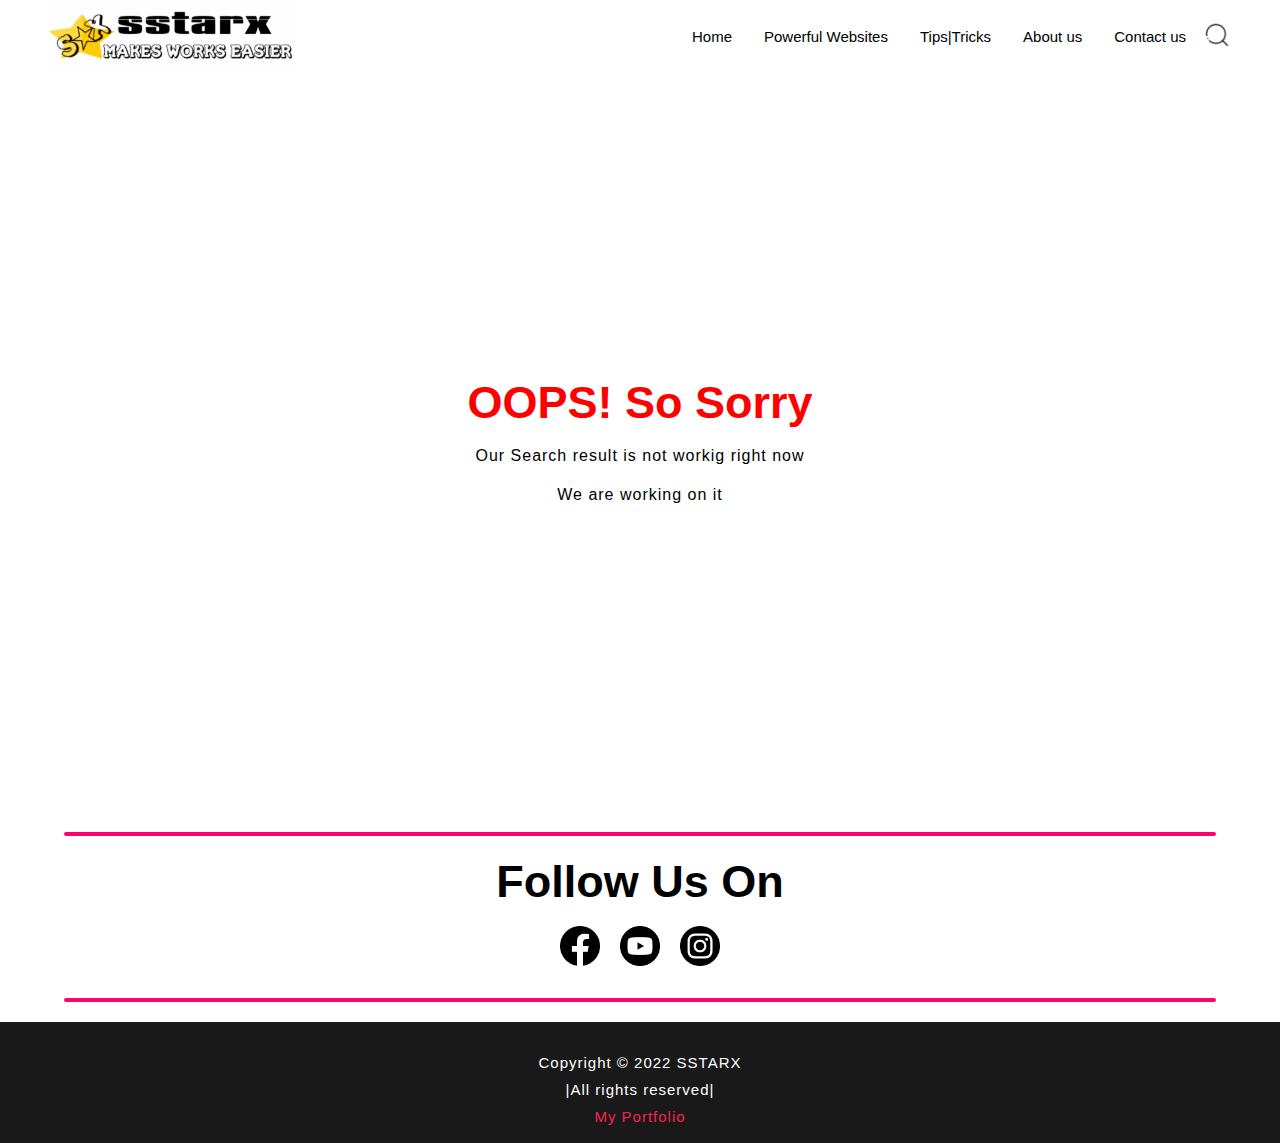
<file: search.html>
<!DOCTYPE html>
<html lang="en">

<head>
    <script async src="https://pagead2.googlesyndication.com/pagead/js/adsbygoogle.js?client=ca-pub-3302322851071452"
     crossorigin="anonymous"></script>
    <meta charset="UTF-8">
    <meta http-equiv="X-UA-Compatible" content="IE=edge">
    <meta name="viewport" content="width=device-width, initial-scale=1.0">
    <title>SSTARX</title>
    <!-- <link rel="stylesheet" href="css/blog.css"> -->
    <link rel="stylesheet" href="css/style.css">
    <link rel="shortcut icon" href="logo/favlogo.jpeg" type="image/x-icon">
    <style>


        section {
            display:flex;
            height: 80vh;
            align-items: center;

        }

        .steps h1 {
            align-items: center;
            font-size: 5vmin;
            color: red;
            transition: 0s;

        }

        body p {
            font-weight: lighter;
            letter-spacing: 1px;
            text-align: center;


        }
    </style>

</head>

<body>
    <header>
        <div id="slideout-menu">
            <ul>
                <li>
                    <a href="index.html">Home</a>
                </li>
                
                <li>
                    <a href="powerfulwebsite.html">Powerful Websites</a>
                </li>
                <li>
                    <a href="tips&tricks.html">Tips|Tricks</a>
                </li>
                <li>
                    <a href="about_us.html">About us</a>
                </li>
                <li>
                    <a href="contact_us.html">Contact us</a>
                </li>
                <!-- <li>
                    <input style="border-radius: 20px;" type="text" placeholder="Search Here">
                    <br>
                    <div id="search-icon">
                        <img style="width: 30px;" src="logo/searchicon.png" alt="">
                    </div>
                </li> -->
            </ul>
        </div>

        <nav>
            <!-- this is logo image  -->
            <div id="logo-img">
                <a href="index.html">
                    <img src="logo/logo.png" alt="">
                </a>
            </div>

            <!-- this is pink search icon  -->
            <div id="search-icon9" class="search-icon">
                <img src="logo/icons8-search-144.png" alt="">
            </div>


            <!-- this is menu-icon -->
            <div id="menu-icon">
                <img src="logo/icons8-menu-24.png" alt="">
            </div>

            <ul>
                <li>
                    <a  href="index.html">Home</a>
                </li>
                
                <li>
                    <a href="powerfulwebsite.html">Powerful Websites</a>
                </li>
                <li>
                    <a href="tips&tricks.html">Tips|Tricks</a>
                </li>
                <li>
                    <a href="about_us.html">About us</a>
                </li>
                <li>
                    <a href="contact_us.html">Contact us</a>
                </li>
                <li>
                    <div id="search-icon">
                        <img style="width: 30px;" src="logo/searchicon.png" alt="">
                    </div>
                </li>
            </ul>
        </nav>
        <form action="/index.html" method="get">
            <div id="search-box">
                <input type="text" name="query" placeholder="Search Here">
            </div>
        </form>



        <div style="background-color:white; height: 72PX;" id="banner">
        </div>

    </header>


    <main>

        <section>

            <!-- <div class="blog_query">
                <h1>gfg</h1>
            </div> -->

            <!-- <div class="blog_img">
                <a href="">
                    <img src="img/LEARN CODING.jpeg" alt="">
                </a>
            </div> -->

            <!-- <div class="blog_para  playlist">
                <p>If you want to learn coding it doesn’t matter whether you are a Student of <b>CSE , IT, ECE or any
                        other field </b>. It’s also not necessary that you should have a <b> B.tech degree or BCA.</b>
                    The only thing matter is that you should have willing to learn something new and curiosity to know
                    that how things works then you can <b> start coding right now.</b> </p>

                <h2 style="margin-top: 20px;">Now you will know that how you can start if you don’t even know the <b> “C” of Computer.</b>                </h2>
            </div> -->


            <div class="steps">
                <h1>OOPS! So Sorry </h1>

                <p>Our Search result is not workig right now </p>
                <p>We are working on it </p>





        </section>


    </main>


    <footer>
        <div class="big-line"></div>
        <h1 class="follow">Follow Us On</h1>
        <div id="social-media-footer">
            <ul>
                <li>
                    <a href="https://www.facebook.com/profile.php?id=100076724176658">
                        <img class="social-media-images" src="logo/fblogo.png" alt="">
                    </a>
                </li>
                <li>
                    <a href="https://www.youtube.com/channel/UCOCJBocmkerRErB-rKm5_nw/featured">
                        <img class="social-media-images" src="logo/ytlogo.png" alt="">
                    </a>
                </li>
                <li>
                    <a href="https://www.instagram.com/_sstarx_/">
                        <img class="social-media-images" src="logo/instalogo.png" alt="">
                    </a>
                </li>
                <!-- <li>
                    <a href="">
                        <img class="social-media-images" src="logo/linkdinlogo.png" alt="">
                    </a>
                </li> -->
            </ul>
        </div>
        <div class="big-line"></div>

        <div class="main-footer">
            <p>Copyright &copy; 2022 <a class="footer-sstarx" style="color: white; " href="#">SSTARX</a></p>
            <p>|All rights reserved|</p>
            <a href="portfolio.html">
                <p class="active">My Portfolio</p>
            </a>

        </div>




    </footer>






    <script src="main.js"></script>


</body>

</html>
</file>
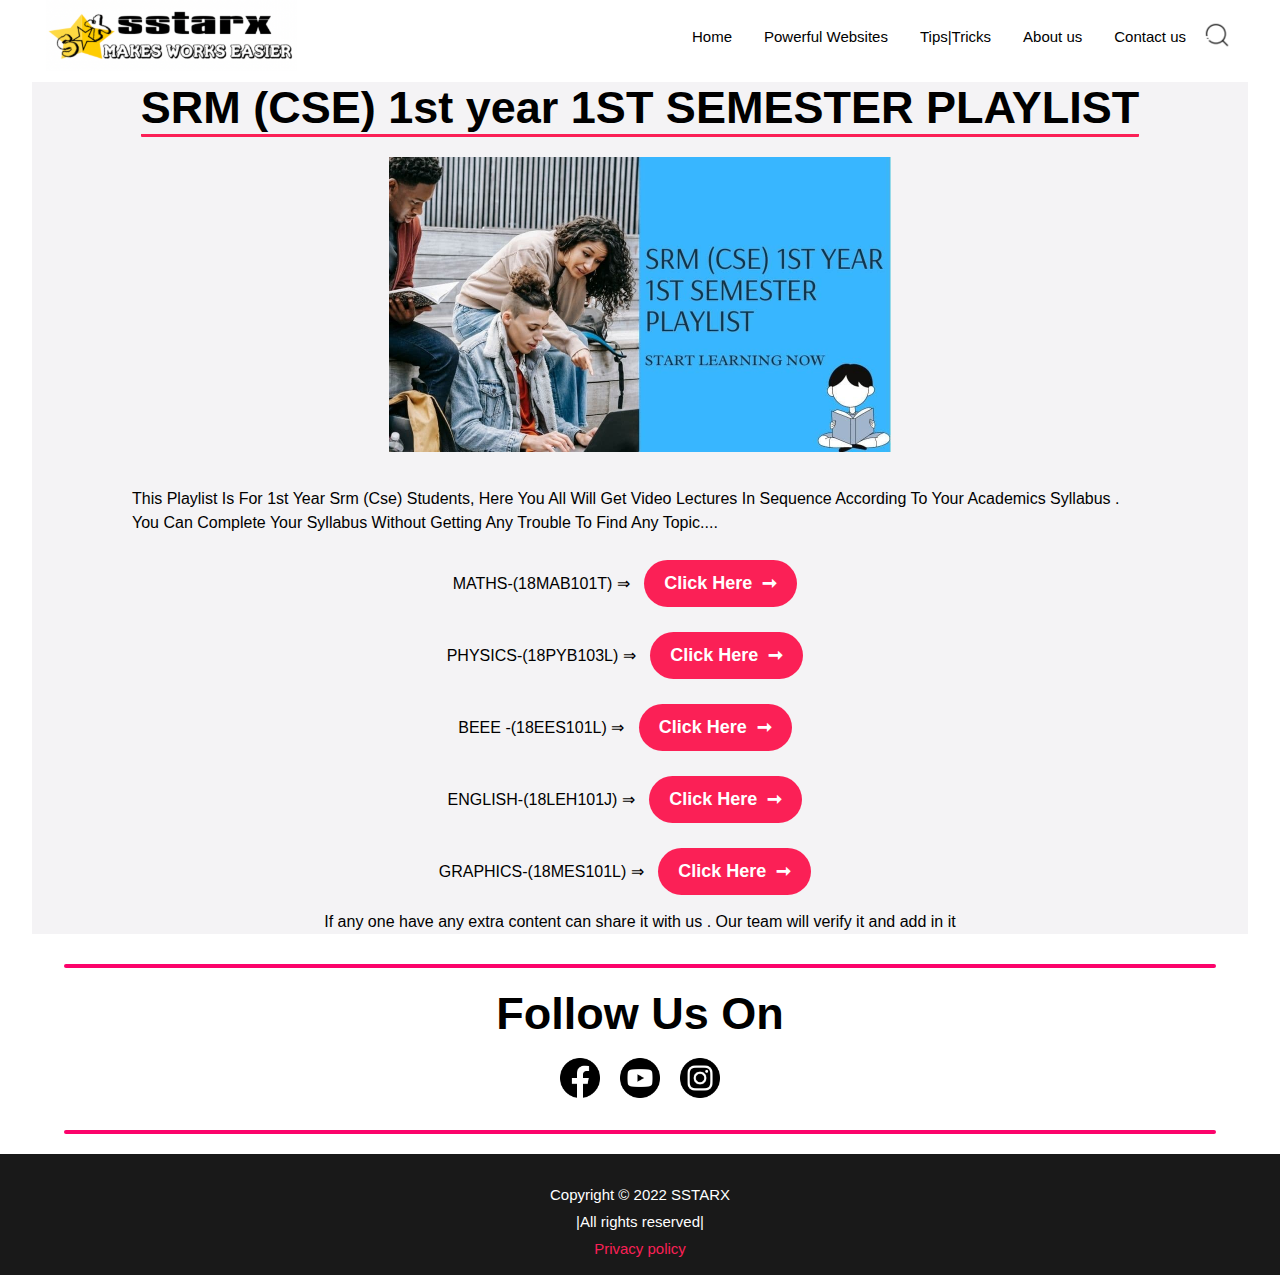
<file: srm_playlist.html>
<!DOCTYPE html>
<html lang="en">
<head>
    <script async src="https://pagead2.googlesyndication.com/pagead/js/adsbygoogle.js?client=ca-pub-3302322851071452"
     crossorigin="anonymous"></script>
    <meta charset="UTF-8">
    <meta http-equiv="X-UA-Compatible" content="IE=edge">
    <meta name="viewport" content="width=device-width, initial-scale=1.0">
    <title>SSTARX</title>
    <link rel="stylesheet" href="css/blog.css">
    <link rel="stylesheet" href="css/style.css">
    <link rel="shortcut icon" href="logo/favlogo.jpeg" type="image/x-icon">
</head>
<body>
    <header>
        <div id="slideout-menu">
            <ul>
                <li>
                   <a href="index.html">Home</a> 
                </li>
                
                <li>
                    <a href="powerfulwebsite.html">Powerful Websites</a> 
                </li>
                <li>
                    <a href="tips&tricks.html">Tips|Tricks</a> 
                </li>
                <li>
                    <a href="about_us.html">About us</a> 
                </li>
                <li>
                    <a href="contact_us.html">Contact us</a> 
                </li>
                <!-- <li>
                    <input style="border-radius: 20px;" type="text" placeholder="Search Here">
                    <br>
                    <div id="search-icon">
                        <img style="width: 30px;" src="logo/searchicon.png" alt="">
                    </div>
                </li> -->
            </ul>
        </div>

        <nav>
            <!-- this is logo image  -->
            <div id="logo-img">
                <a href="index.html">
                    <img src="logo/logo.png" alt="">
                </a>
            </div>

            <!-- this is pink search icon  -->
            <div id="search-icon9" class="search-icon">
                <img src="logo/icons8-search-144.png" alt="">
            </div>


            <!-- this is menu-icon -->
            <div id="menu-icon">
                <img src="logo/icons8-menu-24.png" alt="">
            </div>

            <ul>
                <li>
                   <a href="index.html">Home</a> 
                </li>
                
                <li>
                    <a href="powerfulwebsite.html">Powerful Websites</a> 
                </li>
                <li>
                    <a href="tips&tricks.html">Tips|Tricks</a> 
                </li>
                <li>
                    <a href="about_us.html">About us</a> 
                </li>
                <li>
                    <a href="contact_us.html">Contact us</a> 
                </li>
                <li>
                    <div id="search-icon">
                        <img style="width: 30px;" src="logo/searchicon.png" alt="">
                    </div>
                </li>
            </ul>
        </nav>
            <form action="/index.html" method="get">
            <div id="search-box">
                <input type="text" name="query" placeholder="Search Here">
            </div>
            </form>
    
        

        <div style = "background-color:white; height: 72PX;"id="banner">
        </div>
    
    </header>


    <main>

        <section>

            <div class="blog_query">
                <h1>SRM (CSE) 1st year 1ST SEMESTER PLAYLIST</h1>
            </div>

            <div class="blog_img">
                <a href="">
                    <img src="img/SRM PLAYLIST.jpeg" alt="">
                </a>
            </div>

            <div class="blog_para">
                <p>this playlist is for 1st year srm (cse) students, here you all will get video lectures in sequence according to your academics syllabus . you can complete your syllabus without getting any trouble to find any topic.... </p>
            </div>

            <div class="playlist">
                <p>MATHS-(18MAB101T) &rArr;
                <a href="https://digitaldefynd.com/" class="click-here">Click Here &nbsp;&#10142;</a>
                </p>                
                <p>PHYSICS-(18PYB103L) &rArr;
                <a href="https://digitaldefynd.com/" class="click-here">Click Here &nbsp;&#10142;</a>
                </p>                
                <p>BEEE -(18EES101L) &rArr;
                <a href="https://digitaldefynd.com/" class="click-here">Click Here &nbsp;&#10142;</a>
                </p>                
                <p>ENGLISH-(18LEH101J) &rArr;
                <a href="https://digitaldefynd.com/" class="click-here">Click Here &nbsp;&#10142;</a>
                </p>                
                <p>GRAPHICS-(18MES101L) &rArr;
                <a href="https://digitaldefynd.com/" class="click-here">Click Here &nbsp;&#10142;</a>
                </p>
                
                <p>If any one have any extra content can share it with us . Our team will verify it and add in it</p>
            </div>
            
        </section>
        

    </main>


    <footer>
        <div class="big-line"></div>
        <h1 class="follow">Follow Us On</h1>
        <div id="social-media-footer">
            <ul>
                <li>
                    <a href="https://www.facebook.com/profile.php?id=100076724176658">
                        <img class="social-media-images" src="logo/fblogo.png" alt="">
                    </a>
                </li>
                <li>
                    <a href="https://www.youtube.com/channel/UCOCJBocmkerRErB-rKm5_nw/featured">
                        <img class="social-media-images" src="logo/ytlogo.png" alt="">
                    </a>
                </li>
                <li>
                    <a href="https://www.instagram.com/_sstarx_/">
                        <img class="social-media-images" src="logo/instalogo.png" alt="">
                    </a>
                </li>
                <!-- <li>
                    <a href="">
                        <img class="social-media-images" src="logo/linkdinlogo.png" alt="">
                    </a> -->
                </li>
            </ul>
        </div>
        <div class="big-line"></div>

        <div class="main-footer">
            <p>Copyright &copy; 2022 <a class="footer-sstarx" style="color: white; " href="#">SSTARX</a></p>
            <p>|All rights reserved|</p>
            <a href="privacy_policy.html">
                <p class="active">Privacy policy</p>
            </a>

        </div>




    </footer>



        


    <script src="main.js"></script>
    
    
</body>
</html>
</file>
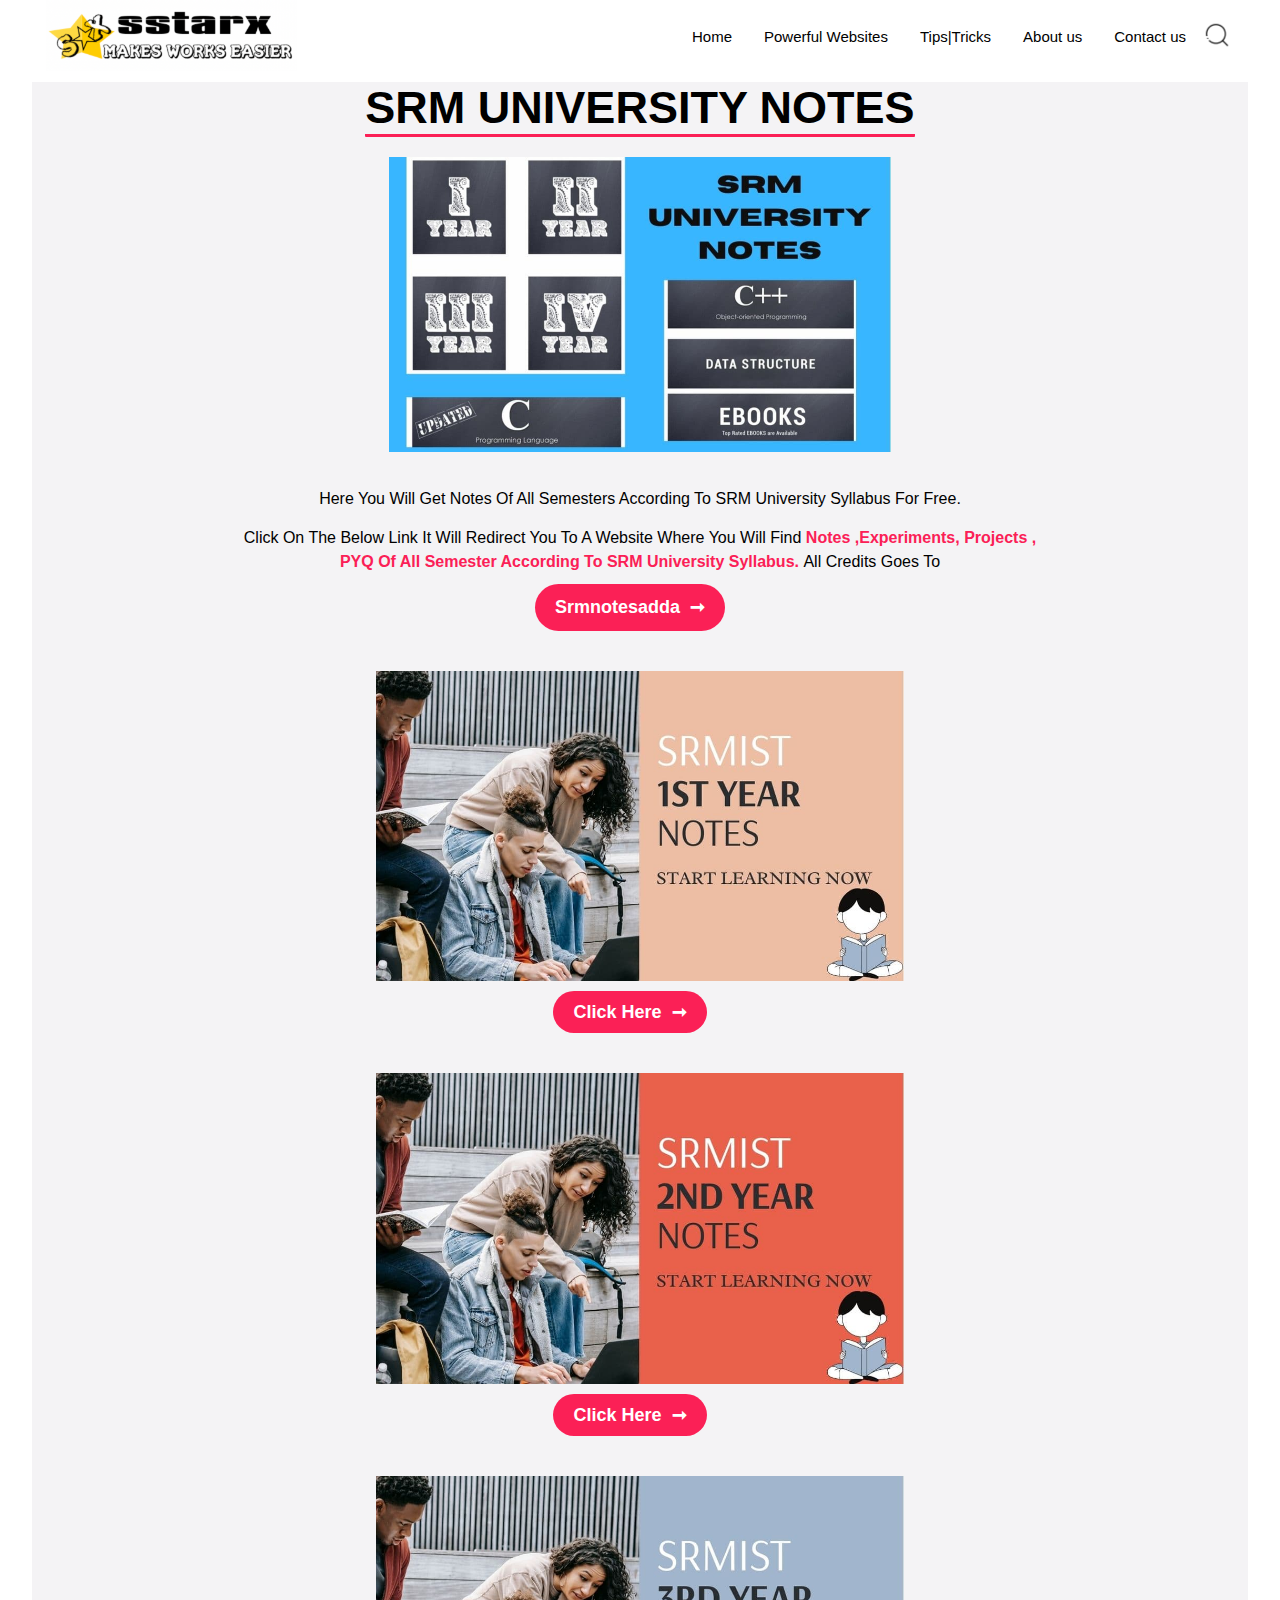
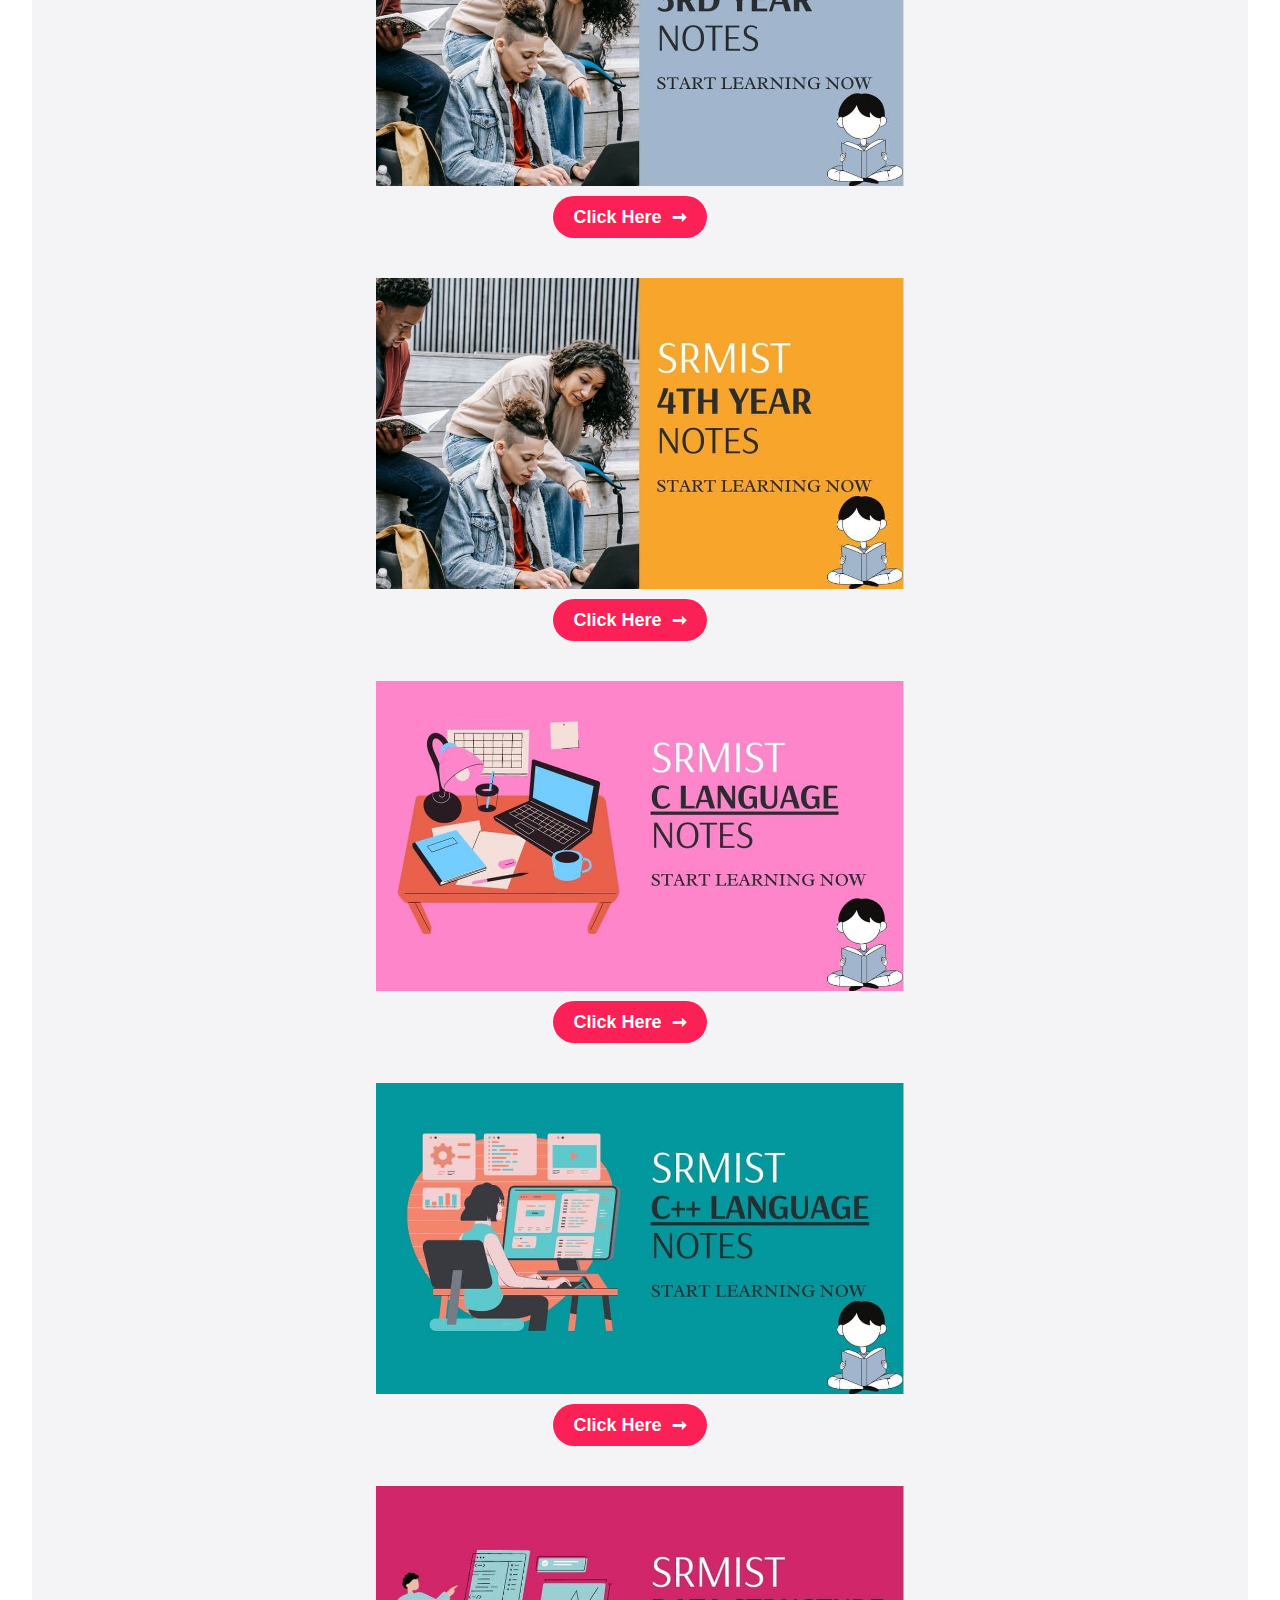
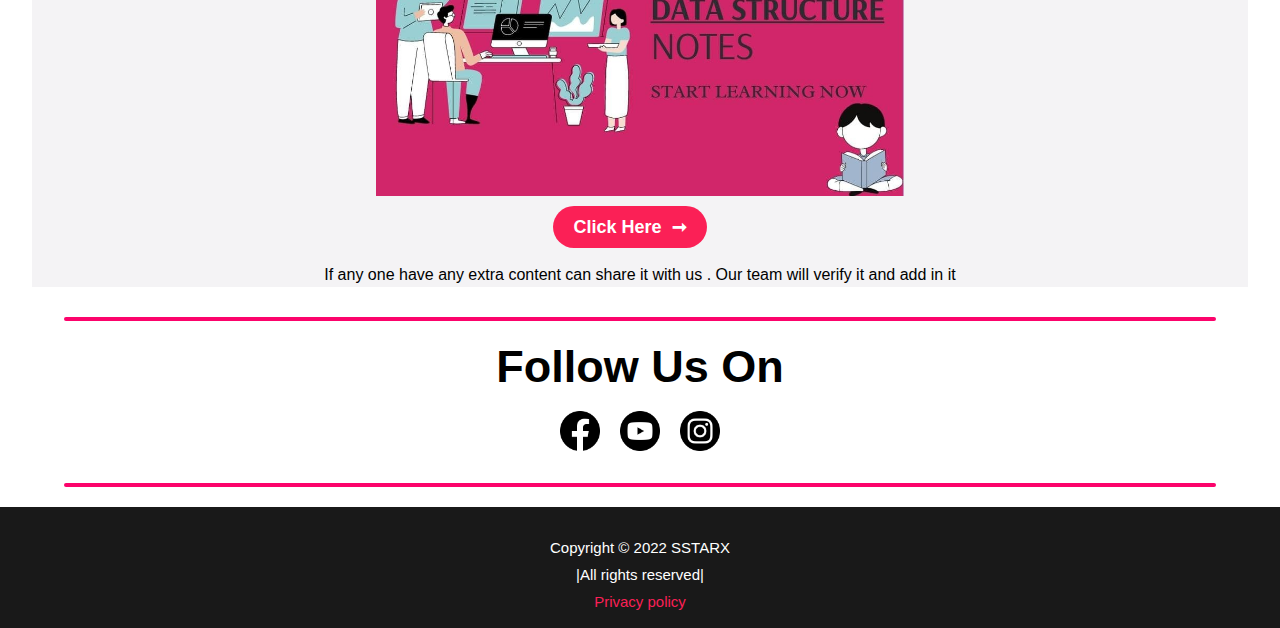
<file: srm_university_notes.html>
<!DOCTYPE html>
<html lang="en">
<head>
    <script async src="https://pagead2.googlesyndication.com/pagead/js/adsbygoogle.js?client=ca-pub-3302322851071452"
     crossorigin="anonymous"></script>
    <meta charset="UTF-8">
    <meta http-equiv="X-UA-Compatible" content="IE=edge">
    <meta name="viewport" content="width=device-width, initial-scale=1.0">
    <title>SSTARX</title>
    <link rel="stylesheet" href="css/blog.css">
    <link rel="stylesheet" href="css/style.css">
    <link rel="shortcut icon" href="logo/favlogo.jpeg" type="image/x-icon">

    <style>
        /* .playlist p{
            font-size: 3vmin;
        } */

        b{
            color: #fb2056;
            /* font-size: 4vmin; */
        }
    </style>
</head>
<body>
    <header>
        <div id="slideout-menu">
            <ul>
                <li>
                   <a href="index.html">Home</a> 
                </li>
                
                <li>
                    <a href="powerfulwebsite.html">Powerful Websites</a> 
                </li>
                <li>
                    <a href="tips&tricks.html">Tips|Tricks</a> 
                </li>
                <li>
                    <a href="about_us.html">About us</a> 
                </li>
                <li>
                    <a href="contact_us.html">Contact us</a> 
                </li>
                <!-- <li>
                    <input style="border-radius: 20px;" type="text" placeholder="Search Here">
                    <br>
                    <div id="search-icon">
                        <img style="width: 30px;" src="logo/searchicon.png" alt="">
                    </div>
                </li> -->
            </ul>
        </div>

        <nav>
            <!-- this is logo image  -->
            <div id="logo-img">
                <a href="index.html">
                    <img src="logo/logo.png" alt="">
                </a>
            </div>

            <!-- this is pink search icon  -->
            <div id="search-icon9" class="search-icon">
                <img src="logo/icons8-search-144.png" alt="">
            </div>


            <!-- this is menu-icon -->
            <div id="menu-icon">
                <img src="logo/icons8-menu-24.png" alt="">
            </div>

            <ul>
                <li>
                   <a href="index.html">Home</a> 
                </li>
                
                <li>
                    <a href="powerfulwebsite.html">Powerful Websites</a> 
                </li>
                <li>
                    <a href="tips&tricks.html">Tips|Tricks</a> 
                </li>
                <li>
                    <a href="about_us.html">About us</a> 
                </li>
                <li>
                    <a href="contact_us.html">Contact us</a> 
                </li>
                <li>
                    <div id="search-icon">
                        <img style="width: 30px;" src="logo/searchicon.png" alt="">
                    </div>
                </li>
            </ul>
        </nav>
            <form action="/index.html" method="get">
            <div id="search-box">
                <input type="text" name="query" placeholder="Search Here">
            </div>
            </form>
    
        

        <div style = "background-color:white; height: 72PX;"id="banner">
        </div>
    
    </header>


    <main>

        <section>

            <div class="blog_query">
                <h1>SRM UNIVERSITY NOTES</h1>
            </div>

            <div class="blog_img">
                <a href="">
                    <img src="img/srm notes.jpeg" alt="">
                </a>
            </div>

            <div class="blog_para  playlist" >
                <p>Here you will get notes of all semesters according to SRM University Syllabus for free. </p>
                <p>Click on the below link it will redirect you to a website where you will find <b> Notes ,experiments, projects , PYQ of all Semester according to SRM University syllabus. </b>All credits goes to 
                <a href="https://srmnotesadda.in/" class="click-here">srmnotesadda &nbsp;&#10142;</a>
            </p>
            </div>

            <div class="playlist">
                <!-- <p>For<b> first year </b> semester SRM students , you can direct go to this link- &rArr; -->
                    <img src="img/21.jpg" alt="">

                <a href="https://drive.google.com/drive/folders/12Ko6Uyja64ibM6TkYmgMRMGZkut0ge7x" class="click-here">Click Here &nbsp;&#10142;</a>
                </p>

                <!-- <p>For second year <b>2nd</b> go to this link- &rArr; -->
                    <img src="img/22.jpeg" alt="">
                <a href="https://drive.google.com/drive/folders/1bB1RjQWypyPhtOZ6ooyg5hpgd9lHAbVa" class="click-here">Click Here &nbsp;&#10142;</a>
                </p>
<!-- 
                <p>For third year <b>3rd</b> semester SRM students , you can direct go to this link- &rArr; -->
                    <img src="img/23.jpeg" alt="">
                <a href="https://drive.google.com/drive/folders/1SKmAPoqS3dW3ruPtZGmN1-PjiZBwK5-u" class="click-here">Click Here &nbsp;&#10142;</a>
                </p> 

                <!-- <p>For first year <b>4th</b> semester SRM students , you can direct go to this link- &rArr; -->
                    <img src="img/24.jpg" alt="">
                <a href="https://drive.google.com/drive/folders/1PPVFP4xPJcM6nGPnvV0FArsZ4CKm7B4D" class="click-here">Click Here &nbsp;&#10142;</a>
                </p> 

                <!-- <p>For first year <b>5th</b> semester SRM students , you can direct go to this link- &rArr; -->
                    <img src="img/25.jpg" alt="">
                <a href="https://srmnotesadda.in/pps-elab/" class="click-here">Click Here &nbsp;&#10142;</a>
                </p> 

                <!-- <p>For first year <b>6th</b> semester SRM students , you can direct go to this link- &rArr; -->
                    <img src="img/26.jpg" alt="">
                <a href="https://srmnotesadda.in/srm-elab-oops-codes-2020/" class="click-here">Click Here &nbsp;&#10142;</a>
                </p>                
                <!-- <p>For first year <b>6th</b> semester SRM students , you can direct go to this link- &rArr; -->
                    <img src="img/27.jpg" alt="">
                <a href="https://srmnotesadda.in/data-structures-elab/" class="click-here">Click Here &nbsp;&#10142;</a>
                </p>                
                
                
                <p>If any one have any extra content can share it with us . Our team will verify it and add in it</p>
            </div>
            
        </section>
        

    </main>


    <footer>
        <div class="big-line"></div>
        <h1 class="follow">Follow Us On</h1>
        <div id="social-media-footer">
            <ul>
                <li>
                    <a href="https://www.facebook.com/profile.php?id=100076724176658">
                        <img class="social-media-images" src="logo/fblogo.png" alt="">
                    </a>
                </li>
                <li>
                    <a href="https://www.youtube.com/channel/UCOCJBocmkerRErB-rKm5_nw/featured">
                        <img class="social-media-images" src="logo/ytlogo.png" alt="">
                    </a>
                </li>
                <li>
                    <a href="https://www.instagram.com/_sstarx_/">
                        <img class="social-media-images" src="logo/instalogo.png" alt="">
                    </a>
                </li>
                <!-- <li>
                    <a href="">
                        <img class="social-media-images" src="logo/linkdinlogo.png" alt="">
                    </a>
                </li> -->
            </ul>
        </div>
        <div class="big-line"></div>

        <div class="main-footer">
            <p>Copyright &copy; 2022 <a class="footer-sstarx" style="color: white; " href="#">SSTARX</a></p>
            <p>|All rights reserved|</p>
            <a href="privacy_policy.html">
                <p class="active">Privacy policy</p>
            </a>

        </div>




    </footer>



        


    <script src="main.js"></script>
    
    
</body>
</html>
</file>
<file: css/style.css>
/* Google fonts  */
/* @import url('https://fonts.googleapis.com/css2?family=Poppins'); */


* {
    font-family: 'Monsterrat',Arial, Helvetica, sans-serif;
    margin: 0 auto;
    padding: 0; 
    box-sizing: border-box;
}
.card-description h2{
    font-size: 20px;
}


body{
    background-color:rgba(255, 255, 255, 0.815);
}

/* horizontal lines  */
.line{
    width: 150px;
    height: 4px;
    background: #fc036b;
    margin: 10px auto;
    border-radius: 5px;
}

.big-line{
    width: 90%;
    height: 4px;
    background: #fc036b;
    margin: 20px auto;
    border-radius: 5px;
}

.hline{
    width: 150px;
    height: 4px;
    background: #fc036b;
    margin: 10px auto;
    border-radius: 5px;
}


h1{
    padding: 0PX 20vmin;
    /* background: rgba(247, 237, 237, 0.1); */
    /* border-radius: 50%; */
    /* margin:0px; */
    font-size: 62px;
    /* box-shadow: 10px 10px 10px  rgba(0, 0, 0, 0.247); */
    font-family: 'Montserrat',sans-serif;
}

p{
    line-height: 1.5;
    margin-top: 15px;
}

/* Banners  */

#banner{
    height: 100vh;
    display: flex;
    align-items: center;
    justify-content: center;
    flex-direction: column;
    background: rgba(0,0,0,0.4) url('/img/pf1.jpg');
    background-size: cover;
    background-position: center;
    background-attachment: fixed;
    background-blend-mode: overlay;
    color: white;
}

#pwbanner{
    height: 80vh;
    display: flex;
    align-items: center;
    justify-content: center;
    flex-direction: column;
    background: rgba(0,0,0,0.4) url('/img/pw3.jpg');

    background-size: cover;
    background-position: center;
    background-attachment: fixed;
    background-blend-mode: overlay;
    color: white;
}

#aubanner{
    height: 70vh;
    display: flex;
    align-items: center;
    justify-content: center;
    flex-direction: column;
    background: rgba(0,0,0,0.3) url('/img/aboutus2.jpg');
    background-size: cover;
    background-position: center;
    background-attachment: fixed;
    background-blend-mode: overlay;
    color: white;
}

#ttbanner{
    height: 85vh;
    display: flex;
    align-items: center;
    justify-content: center;
    flex-direction: column;
    background: rgba(0,0,0,0.5) url('/img/tt.jpg');
    background-size: cover;
    background-position: center;
    background-attachment: fixed;
    background-blend-mode: overlay;
    color: white;
}

#cubanner{
    height: 85vh;
    display: flex;
    align-items: center;
    justify-content: center;
    flex-direction: column;
    background: rgba(0,0,0,0.4) url('/img/cu2.jpg');
    background-size: cover;
    background-position: center;
    background-attachment: fixed;
    background-blend-mode: overlay;
    color: white;
}







/* Inputs  */
input,textarea{
    height: 32px;
    padding: 0 16px;
    font-size: 15px;
    border: none;
    box-shadow: inset 8px 3px 18px -4px rgba(251,32,86,0.2);
}

input:focus,textarea:focus{
    outline: none;
}



/* search box  */

#search-box{
    border: 1px solid #fb2056;
    /* display: none; */
    position: fixed;
    right: 0;
    top: 24px;
    pointer-events: none;
    z-index: 50;
    transition: 0.4s;
}

#search-box input{
    height: 45px;
    width: 70vmin;
    font-size: 15px;
    box-shadow: none;
    /* width: 100%; */
}

/* Navigations  */

nav{
    height: 72px;
    background: white;
    width: 100%;
    position: fixed;
    font-size: 15px;
    display: flex;
    justify-content: space-between;
    padding: 0 16px 0 0;
    box-sizing: border-box;
    z-index: 100;
}
a{
    text-decoration: none;
    color: black;
}

nav a{
    padding: 0 16px;
    color: rgb(0, 0, 0);
    transition: 0.4s;
}

nav ul li a:hover{
    text-decoration: none;
    color: #fb2056;
}

nav ul{
    display: flex;
    list-style: none;
    justify-content: space-around;
    align-items: center;
    height: 100%;
    margin: 0;
}
nav ul li:hover{
    transition: 0.4s;
    transform: scale(1.2);
}

.active{
    color: #fb2056;
}

/* logo and menu  */

#logo-img{
    margin: 0;
    padding: 0;
    display:flex;
    height: 72px;
    background: white;
    padding: 0px;
    align-items: center;
    color: white;
    margin-left: 30px;
    transition: 0.4s;
}

#logo-img img{
    height: 72px;
    /* height: 9vmin; */
}

/* #logo-img:hover{ */
    /* background-color:#fb2056; */
    /* background: #fb2056; */
    /* border-radius: 100%; */
    /* border-radius: 1px; */
    /* box-shadow: 0px 8px 6px -6px firebrick; */
/* } */

#menu-icon{
    /* margin: 0; */
    /* height: 100%; */
    margin: 20px 0;
    height: 30px;
    font-size: 28px;
    padding: 18px 8px;
    display: none;
    align-items: center;
    background-color: #fb2056;
    cursor: pointer;
    border-radius: 4px;
}

#menu-icon:hover{
    background-color: #f82c66ec;
}

#search-icon{
    cursor: pointer;
    padding-right:32px;
    transition: 0.4s;

}

#search-icon:hover{
    color: #fb2056;
    transform: scale(1.1);
}


/* slideout menu  */

#slideout-menu{
    display: none;
    background: white;
    z-index: 100;
    position: fixed;
    transition: 0.4s;
    margin-top: 72px;
    width: 100%;
    text-align: center;
    opacity: 0;
    pointer-events: none;
    /* border-bottom-right-radius: 50px; */
    /* border-bottom-left-radius: 50px; */
}

#slideout-menu ul{
    list-style: none;
    /* padding: 0 60px; */
}

#slideout-menu ul li{
    padding: 8px;
    border-top: 0.1px solid rgba(0, 0, 0, 0.089);

}

#slideout-menu input{
    width: 95%;
    text-align: center;
    padding: 8px;

}

#slideout-menu a{
    color: #404040;
    text-decoration: none;
}
#slideout-menu a:hover{
    color: #fb2056;

}


/* section  */

section{
    display: flex;
    justify-content: space-around;
    flex-wrap: wrap;
}

.section-heading{
    margin: 10px;
    color: black;
    font-size: 32px ;
    /* display: inline-block; */
    text-align: center;
    transition: 0.6s;
}

.section-heading:hover{
    color: #fb2056;
    transform: scale(1.1);
}

/* card */
.card{
    width: 45%;
    text-align: center;
    margin: 30px 0 20px 0;
    /* border: 2px solid #fb2056;
    border-radius: 4%; */

}
.card-image img{
    border-radius: 2%;
}
.card-image{
    transition: 0.4s;
    border-right: 8px solid #abb8c34d;
    border-bottom: 8px solid #abb8c34d;
    border-radius: 15px;
}
.card-image:hover{
    box-shadow: 0 10px 6px -6px #fb2056;
    transform: scale(1.1);
    cursor:help;
}

.card .card-description{
    margin-top: 24px;
    padding: 0 8px;
    color: #404040;
    text-transform: capitalize;
}

.card-description{
    border-bottom: 2px solid #fb2056;
    /* border-top: 2px solid #fb2056; */
    border-radius: 30%;
    box-shadow:0 16px 6px -6px #fb20575b;

}

/* small card  */

.small-card{
    width: 45%;
    text-align: center;
    margin: 30px 0 30px 0;
    /* border: 2px solid #fb2056;
    border-radius: 4%; */

}
.small-card img{
    border-radius: 2%;
}
.card-image{
    transition: 0.4s;
    border-right: 8px solid #abb8c34d;
    border-bottom: 8px solid #abb8c34d;
    border-radius: 15px;
}
.card-image:hover{
    box-shadow: 0 10px 6px -6px #fb2056;
    transform: scale(1.1);
}

.small-card .card-description{
    margin-top: 24px;
    padding: 0 8px;
    color: #404040;
    text-transform: capitalize;
}

.card-description{
    border-bottom: 2px solid #fb2056;
    /* border-top: 2px solid #fb2056; */
    border-radius: 30%;
    box-shadow:0 16px 6px -6px #fb20575b;

}


/* button clickhere */

.click-here{
    text-decoration: none;
    padding: 15px 38px;
    border: 0px ;
    color: white;
    border-radius: 28px;
    transition: 0.4s;
    display: inline-block;
    margin-bottom: 24px;
    margin-top: 24px;
    font-weight: bold;
    cursor: pointer;
    background: #fb2056;
}

.click-here:hover{
    background-color: #e01649;

    text-decoration: none;
    color: white;
    transform: scale(1.1);
}

.follow{
    text-align: center;
    font-size: 45px;
    /* font-size: 5vmin; */
}

#social-media-footer ul{
    /* margin: 10px 230px; */
    margin: 10px;
    list-style: none;
    text-align: center;

}

#social-media-footer li{
    display: inline-block;
    margin: 8px;
}

.social-media-images:hover{
    background-color: #fb2056;
    /* transition:all 0.4s; */
    border-radius: 30px;
    width: 50px;
    transition:0.2s;
}

.social-media-images{
    display: block;
    width: 40px;
    /* width: 5vmin; */
    align-items: center;
    /* margin: 0;
    padding: 0; */

}


.main-footer{
    background-color: #191919;
    color: white;
    text-align: center;
    padding: 20px;
    font-size: 15px;
}

.main-footer p{
    line-height: .8;
}

.footer-sstarx{
    color: white;
}

.about-container{
    /* height: 250px; */
    height: 80%;
    margin:30px;

}

.about-container img{
    width: 40%;
    float: right;
    margin: 30px 0 30px 30px;
    border-right: 8px solid #abb8c34d;
    border-bottom: 8px solid #abb8c34d;
    border-style:double;
}

.about-container1{
    width: 45%;
    float: left;
    margin: 2px;
}

.about-container2{
    width: 45%;
    margin: 2px;
    float: right;
}
.heart{
    display: none;
    width: 100%;
    margin: 30px auto;
    border-radius: 10px;
}

.about{
    color: #404040;
    font-weight:lighter;
    line-height: 1.7;
    font-size: 15px;
}

.about-container2 ul li{
    margin: 10px 0;
    font-weight: bold;
    color: #fb2056;
    list-style-type:square;
}

/* members */

.members{
    display: flex;
    /* margin: 30px ; */
    margin-top:80px ;
    text-align: center;
}

.members img{
    width: 59%;
    margin: 20px 10px 10px 15px;
    border: 1px solid #fb2056;
    border-radius: 60% 60% 60% 60%;
    
}

.members p{
    text-transform: uppercase;
    margin: 0%;
}

.members p i{
    margin: 0;
    padding: 0;
    text-transform: none;
    color: rgba(0, 0, 0, 0.199);
}

.members .member-social-media{
    display: none;
    margin: 0;
    padding: 0;
    /* display: flex; */
    /* display: flex; */
    /* flex-direction: row; */
    /* margin-left: 30px; */
    align-self: center;

}

.members .member-social-media ul {
    margin: 0px;
    padding: 0px;
    list-style: none;
    text-align: center;

    
}
.members .member-social-media li{
    display: inline-block;
    margin: 0px;
    padding: 0px;
}

.members .member-social-media img{
    margin: 2px 0px 10px 5px ;
    padding: 0%;
    /* display: block; */
    width: 7vmin;
    /* width: 5vmin; */
    align-items: center;
    /* border: none; */
}

.members .member-social-media img:hover{
    background-color: #191919;
    width: 8vmin;
    transform: scale(1.1);
    transition: 0.2s;
}



/* contact us page  */

.contact-container{
    margin: 30px;
    width: 100%;
    height: 100%;
    height: 500px;
    margin: 0;
    padding: 0;
    /* background-color: yellow; */
   
    
}
.contact-container h1 {
    font-size: 30px;
    /* text-decoration: none; */
    /* background: none; */
    border-radius: 0%;
    padding: 0;
}
.send-message {
    width: 50%;
    height: 90%;
    /* background-color: #191919; */
    margin: 10px;
    padding: 10px;
    /* width: 400px; */

}
.contact-info{
    /* background-color: black; */
    width: 40%;
    float: right;
    margin: 13px 10px 10px 10px;
    padding: 10px;
}
.contact-info p{
    color: #404040d5;
    margin: 0;
    padding-top: 10px;
}
.contact-info h3{
    font-size: 25px;
    margin: 28px 0 0 0;
}
.contact-info p{
    margin-bottom: 20px;
}
.contact-info #social-media-footer ul{
    text-align: left;
    margin: 0%;
    padding: 0;
}

.contact-container #social-media-footer li{
    margin: 10px 10px 0 0;
}

.contact-container .social-media-images{
    width: 35px;
}

.contact-container .social-media-images:hover{
    background-color: black;
    width: 40px;
    border-radius: 20%;
}


.contact-container
input[type="text"],
input[type="email"],
input[type="number"],textarea{
    width: 100%;
    height: 100%;
    padding: 12px;
    border: 1px solid rgb(252, 3, 86);
    border-radius: 5px;
    margin: 5px;
    box-shadow: none;
}
/* .contact-container textarea{
    width: 100%;
    height: 100%;
} */

/* Styling Send button  */
.contact-container
input[type="submit"] {
    color: white;
    font-size: 25px;
    background-color: rgb(252, 0, 84);
    padding: 10px 15px 40px 15px;
    border: none;
    border-radius: 50px;
    cursor: pointer;
    width: 40%;
    text-align: center;
    margin:10px 0;

}

input[type="submit"]:hover{
    background-color: rgb(52, 194, 34);
    transition: 0.3s all;
}


/* pagination  */

.pagination{
    padding: 8px;
    text-align: center;
    font-weight: bold;
    /* border: 1px solid black; */

}

.pagination a{
    margin-top: 4px;
    border-top: 1px solid white;
    display: inline-block ;
    padding: 8px 12px;
    border: 1px solid black;
}

.pagination a:hover{
    text-decoration: none;
    /* border-top: 3px solid black; */
    border-bottom: 3px solid black;
}


/* media queries  */

@media(min-width:720px){
    main{
        width: 95%;
    }
    .card{
        width: 45%;
        margin-top: 80px;
    }

    .mt{
        margin-top: 10px;
    }
    /* .small-card.mt{
        margin-top: 10px;
    } */

    .small-card{
        width: 30%;
        margin-top: 80px;

    
    }

    .card .card-image img{
        width: 100%;
    }

    .small-card .card-image img{
        width: 100%;
    }

    section{
        margin: 10px 100px 30px 100px;
    }

    /* #aubanner h1, .hline,#ttbanner h1{
        display: none;
    } */

    /* .small-card h1{
        background-color:red;
        text-align: center; 
        align-items: center;
        font-size: 10px;
    } */


}



@media(max-width:910px){
    nav ul{
        display: none;
        transition: 0.4s;
    }

    #menu-icon{
        display: flex;
    }
    #logo-img{
        margin: 0;
    }

    #slideout-menu{
        display: block;
    }

    

    /* #search-box{
        display: none;
    } */

    h1{
        padding: 0PX 20vmin;
        /* background: rgba(247, 237, 237, 0.1); */
        /* border-radius: 50%; */
        margin:0px;
        font-size: 52px;
        transition: 0.4s;
    }

    .about-container{

        width: 100%;
        height: 80%;

    }

    .about-container img{
        display: none;
        margin: 30px auto;
        width: 100%;
        float: none;
    }

    .about-container .heart{
        display: block;
    }

    .contact-info{
        width: 100%;
    }
    .send-message{
        width: 95%;
    }
    .contact-container{
        margin-top: 30px;
        display: flex;
        height: 80%;
        flex-direction: column-reverse;
    }
}

@media(max-width:719px){
    main{
        width: 95%;
    }

    .card{
        width: 90%;
        margin-top: 70px;
        /* transition: all 0.6s; */
    }
    .responsivemt{
        margin-top: 10px;
    }
    .small-card.responsivemt{
        margin-top: 10px;
    }
    .small-card{
        width: 90%;
        margin-top: 70px;
        /* transition: all 0.6s; */
    }

    .card .card-image img{
        width: 100%;
    }

    .small-card .card-image img{
        width: 100%;
    }

    header{
        overflow-x: hidden;
    }

    h1{
        padding: 0PX 20vmin;
        font-size: 42px;
    }

    
    .section-heading{
        transition: 0s;
        font-size: 5vmin;
        
    }

    .section-heading:hover{
        transition: 0.4s;
    }

    .follow{
        margin: 0%;
        padding: 0%;
        font-size: 36px;
    }
    .about-container1 , .about-container2{
        /* float: none; */
        width: 90%;
        margin: 30px 30px;
    }

    .members img{
        width: 50%;
    }

    .members{
        display: inline;
        margin-top: 3vmin;
    }

    .members .member-social-media{
        display: block;
    }

    /* #banner ,  #cubanner{
        height: 80vh; 
        background-image: url("/img/pf1.jpg");

        
    }
    #aubanner{
        background-image: url("/img/aboutus2.jpg");


    }
    
    #ttbanner{
        margin-top: 0%;
        background-image: url("/img/tt.jpg");
        height: 70vh;
        background-repeat: no-repeat;
    } */
}

@media(max-width: 910px) and (min-width:720px){
    .small-card{
        width: 40%;
        margin: 10p;
        /* transition: all 0.6s; */
    }

    main{
        width: 100%;
    }

    section{
        margin: 20px;
    }

    /* .small-card img{
        border-left: 1px solid black;
        border-top: 1px solid black;
    } */

}


.small-card img , .card-image img{
    border-left: 1px solid #fb2056;
    border-top: 1px solid #fb2056;
}








.google-cse{
    /* box-shadow: none; */
    margin-top: 10px;
    margin-right:0px;
}


/* pink seach button  */

nav .search-icon{
    cursor: pointer;
    align-items: center;
    /* margin-top: 20px ; */
    margin-right: 20px;
    padding: 0%;
    /* float: right; */
    /* display: none; */

}
.search-icon img{
    width: 40px;
    /* display: none; */
}

@media(min-width:720px){
    nav .search-icon{
        display: none;
    }

}
@media(max-width:875px){
    nav .search-icon{
        display: flex;
    }
}

@media(max-width:675px){
    nav #logo-img img{
        height: 50px;
    }

}

/* #logo-img h3{
    display: none;
} */

.explore-btn{
    text-align: center;
    align-items: center;
    width: 100%;
    background-color: #d4d4d454;
    /* background-color: black; */
    border-radius: 74px;
    margin-top: 20px;
    transition: 0.3s ease-in;
}
/* .explore-btn a.click-here:hover{
    background-color: red;
    background: #fb2056;
    box-shadow: 0 0 5px #fb2056;
    box-shadow: 0 0 20px #fb2056;
    box-shadow: 0 0 60px #fb2056;
    box-shadow: 0 0 150px #fb2056;
} */



#banner.search-box{
    display: inline-block;
    margin-bottom: 10px;
    justify-content: center;
    align-items: center;    
    /* margin-bottom: 20px; */
    display:inline-block;
    border: 2px solid #fb2056;
    border-radius: 10px solid #fb2056;
}

.search-box input{
    background-color: rgba(5, 4, 4, 0.508);
    margin-bottom: 10px;
    margin: 20px;
    padding: 15px;
    width: 500px;
    height: 32px;
    /* border-radius: 20px; */
    border-top-left-radius: 20px;
    border-bottom-left-radius: 20px;
    margin: 0px;
    color: white;
    box-shadow: none;

}

@media(max-width:600px){
    .search-box input{
        max-width: 300px;
    }
}
/* internal seach box  */


/* .search-btn{
    font-size: 14px;
    padding: 8px;
    margin: 0px;
    border-top-right-radius: 20px;
    border-bottom-right-radius: 20px;
    border-radius: 20px;
    width: 80px;
    cursor: pointer;
} */

.searchIcon{
    display: inline-block;
    position: relative;
    right: 5px;
    /* padding: 2px; */

    top: 7.5px;
    border-top-right-radius: 20px;
    border-bottom-right-radius: 20px;
    background-color: rgb(255 255 255 / 51%);
    border: none;
    cursor: pointer;

    filter: invert(100%);
    /* background-color: rgba(255, 255, 255, 0.53); */
    /* top: 10px; */
}

.searchIcon img{
    /* display: no; */
    width: 28.5px;
    padding: 5px;
    /* border-top-right-radius: 20px;
    border-bottom-right-radius: 20px;
    background-color:rgba(250, 235, 235, 0.433);*/
}


.animate{
    /* background-color: red; */
    animation: blink 1s ease-in-out 0s 1 ;
}

@keyframes blink {
    from{
        font-size: 0px;

    }
    to{
        /* font-size: 62px; */

    }
    
}

/* dynamic color for the nav menu  */
nav ul li a:is(:link,:active,:visited).active{
    color: #fb2056;
    /* background-color: black; */
}

/* team members  */
.membersList ul li{
    text-align: center;
    
}
.membersList img{
    width: 50px;
   border-radius: 50%;
}

/* .membersList a{
    position: relative;
    top: 20px;
} */

.membersList p{
    justify-content: center;
    position: relative;
    bottom: 44px;
}


.demobtn{
    background-color: rgb(242, 41, 41);
    position: absolute;
    bottom: 20px;
    font-size: 18px;
}
</file>
<file: css/blog.css>
/* html{
    background-color: rebeccapurple;
} */


/* section,main{
    height: 100%;
    margin: 0px;
    padding: 0px;
} */

*{
    margin: 0%;
}
main{
    margin: 0% auto;
    padding: 0%;
    background-color: rgb(244, 243, 245);
}


.blog_query h1{
    /* margin: 10px 0px 10px 30px; */

    padding: 0%;
    display: flex;
    font-size: 5vmin;
    /* background-color: rgb(218, 39, 39); */
    border-radius: 1px;
    border-bottom: 3px solid #fb2056;
    transition: 0s all;
}

.blog_img img{
    margin: 20px auto;
    display: flex;
    align-items: center;
    width: 50%;
}

.playlist{
    text-align: center;
    width: 80%;
    margin: 0px auto;
    padding: 0px auto;
    /* background-color: rgb(165, 131, 131); */
    transition: 0s all;
}

/* .playlist p{
    margin: 30px auto;
    font-size: 3vmin;
    font-weight: bold;
} */

.playlist .click-here{
    padding: 10px 20px;
    align-items:initial;
    float:inherit;
    font-size: 2vmin;
    margin: 10px 30px 0px 10px;
}

.blog_para p{
    text-transform:capitalize;
}

.playlist img{
    display: block;
    width: 65%;
    margin-top: 40px;
}

.steps{
    margin: 20px;
}

.steps h1{
    font-size: 40px;
    margin:10px auto;
    padding: 0;
    border-radius: 0;
    /* background-color: #fb2056; */
    text-transform: uppercase;
    display: flex;
    /* float: inline-start; */
}

.steps p{
    /* font-weight: bold; */
    margin-bottom: 40px;
    /* background-color: rgb(222, 217, 217); */
}

.steps img{
    /* margin: auto; */
    width: 80% ;
    display: block;

}

b {
    color: #fb2056;
}

@media(max-width:600px){
    .playlist img{
        width: 100%;
    }

    .steps img{
        width: 100%;
    }
}
</file>
<file: css/pf.css>
*{
	padding: 0;
	margin: 0;
	font-family: 'Josefin Sans', sans-serif;
	box-sizing: border-box;
	overflow-x: hidden;
}
.hero{
	height: 100vh;
	width: 100%;
	background-image: url('/img/pf1.jpg');
	background-size: cover;
	background-position: center;
}
nav{
	display: flex;
	align-items: center;
	justify-content: space-between;
	padding-top: 45px;
	padding-left: 8%;
	padding-right: 8%;
}
.logo{
	color: white;
	font-size: 35px;
	letter-spacing: 1px;
	cursor: pointer;
}
span{
	color: #f9004d;
}
nav ul li{
	list-style-type: none;
	display: inline-block;
	padding: 10px  25px;
}
nav ul li a{
	color: white;
	text-decoration: none;
	font-weight: bold;
	text-transform: capitalize;
}
nav ul li a:hover{
	color: #f9004d;
	transition: .4s;
}
.btn{
	margin-bottom: 10px;
	background-color:#f9004d;
	color: white;
	text-decoration: none;
	border: 2px solid transparent;
	font-weight: bold;
	padding: 10px 25px;
	border-radius: 30px;
	transition: transform .4s; 
}
.btn:hover{
	transform: scale(1.2);
}
.content{
	position: absolute;
	top: 50%;
	left:8%;
	transform: translateY(-50%);
}
h1{
	color: white;
	margin: 20px 0px 20px;
	font-size: 75px;
}
h3{
	color: white;
	font-size: 25px;
	margin-bottom: 50px;
}
h4{
	color: #fcfc;
	letter-spacing: 2px;
	font-size: 20px;
}
.newslatter form{
	width: 380px;
	max-width: 100%;
	position: relative;
}
.newslatter form input:first-child{
	display: inline-block;
	width: 100%;
	padding: 14px 130px 14px 15px;
	border: 2px solid #f9004d;
	outline: none;
	border-radius: 30px;
}
.newslatter form input:last-child{
	position: absolute;
	display: inline-block;
	outline: none;
	border: none;
	padding: 10px 30px;
	border-radius: 30px;
	background-color:#f9004d;
	color: white;
	box-shadow: 0px 0px 5px #000, 0px 0px 15px #858585;
	top: 6px;
	right: 6px; 
}

.about{
	width: 100%;
	padding: 100px 0px;
	background-color: #191919;
}
.about img{
	height: auto;
	width: 430px;
}
.about-text{
	width: 550px;
	margin-left: 20px;
}
.main{
	width: 100%;
	max-width: 95%;
	margin: 0 auto;
	display: flex;
	align-items: center;
	justify-content: space-around;
}
.about-text h2{
	color: white;
	font-size: 75px;
	text-transform: capitalize;
	margin-bottom: 20px;
}
.about-text h5{
	color: white;
	letter-spacing: 2px;
	font-size: 22px;
	margin-bottom: 25px;
	text-transform: capitalize;
}
.about-text p{
	color: #fcfc;
	letter-spacing: 1px;
	line-height: 28px;
	font-size: 18px;
	margin-bottom: 45px;
}
button{
	background-color:#f9004d;
	color: white;
	text-decoration: none;
	border: 2px solid transparent;
	font-weight: bold;
	padding: 13px 30px;
	border-radius: 30px;
	transition: .4s; 
}
button:hover{
	background-color: transparent;
	border: 2px solid #f9004d;
	cursor: pointer;
}

.service{
	background: #101010;
	width: 100%;
	padding: 100px 0px;
}
.title h2{
	color: white;
	font-size: 75px;
	width: 100%;
	margin: 30px auto;
	text-align: center;
}
.box{
	display: flex;
	justify-content: center;
	align-items: center;
	min-height: 400px;
	height: auto;
}
.card{
	/* height: 365px; */
	width: 335px;
	padding: 20px 35px;
	background: #191919;
	border-radius: 20px;
	margin: 15px;
	position: relative;
	overflow: hidden;
	text-align: center;
}
.card i{
	font-size: 50px;
	display: block;
	text-align: center;
	margin: 25px 0px;
	color: #f9004d;

}
h5{
	color: white;
	font-size: 23px;
	margin-bottom: 15px;
}
.pra p{
	color: #fcfc;
	font-size: 16px;
	line-height: 27px;
	margin-bottom: 25px;
}
.card .button{
	background-color:#f9004d;
	color: white;
	text-decoration: none;
	border: 2px solid transparent;
	font-weight: bold;
	padding: 9px 22px;
	/* margin: 50px; */
	border-radius: 30px;
	transition: .4s; 
}
.card .button:hover{
	background-color: transparent;
	border: 2px solid #f9004d;
	cursor: pointer;
}
.contact-me{
	width: 100%;
	height: 290px;
	background: #191919;
	display: flex;
	align-items: center;
	flex-direction: column;
	justify-content: center;
}
.contact-me p{
	color: white;
	font-size: 30px;
	font-weight: bold;
	margin-bottom: 25px;
}
.contact-me .button-two{
	background-color:#f9004d;
	color: white;
	text-decoration: none;
	border: 2px solid transparent;
	font-weight: bold;
	padding: 13px 30px;
	border-radius: 30px;
	transition: .4s; 
}
.contact-me .button-two:hover{
	background-color: transparent;
	border: 2px solid #f9004d;
	cursor: pointer;
}
footer{
	position: relative;
	width: 100%;
	height: 400px;
	background: #101010;
	display: flex;
	flex-direction: column;
	align-items: center;
	justify-content: center;
}
footer p:nth-child(1){
	font-size: 30px;
	color: white;
	margin-bottom: 20px;
	font-weight: bold;
}
footer p:nth-child(2){
	color: white;
	font-size: 17px;
	width: 500px;
	text-align: center;
	line-height: 26px;
}
.social{
	display: flex;
}
.social a{
	width: 45px;
	height: 45px;
	display: flex;
	align-items: center;
	justify-content: center;
	background:  #f9004d;
	border-radius: 50%;
	margin: 22px 10px;
	color: white;
	text-decoration: none;
	font-size: 20px;
}
.social a:hover{
	transform: scale(1.3);
	transition: .3s;
}
.end{
	position: absolute;
	color:#f9004d;
	bottom: 35px;
	font-size: 14px; 
}


@media(max-width:780px){
	ul {
		display: none;
	}

	h1{
		font-size: 20px;
	}

	.wrapper ul li{
		font-size: 35px;
	
	}

	.newslatter{
		/* display: none; */
		width: 80vw;
	}

	.content h1 span{
		color: black;
	}


	.about-text h2{
		/* background-color: white; */
		display: inline;
		flex-direction: column;
		width: 0%;
		/* margin-top: 50px; */
		font-size: 50px;
	}

	.main{
		width: 100%;
		display: flex;
		flex-direction: column;
	}

	.about img{
		width: 100%;
		margin-bottom: 50px;
	}
	.about{
		width: 100%;
		height: auto;
		flex-direction: row;
	}

	.about-text{
		width: 100%;
	}
	
	.contact-me p{
		font-size: 20px;
	}

	.box{
		display: flex;
		flex-direction: column;
	}

}




.button{
	display: inline-block;
	/* font-size: 10px; */
	/* margin: 30px auto; */
	text-align: center;
	align-items: center;
}

.card:hover{
	transition: 0.4s;
	transform: scale(1.1);
}



/* Animation */


/* Workd done for animation  */
.static-txt{
	color: white;
	font-size: 65px;
	margin-bottom: 50px;
}
.wrapper{
	display: flex;
}
.wrapper ul{
	display: block;
}
.wrapper li{
	list-style: none;
	position: relative;
	/* margin: 10px; */
	padding:0px;
	font-size: 55px;
	line-height: 80px;
	top: 0;
	position: relative;
	animation: slide 12s steps(4) infinite;
}
.dynamic-txt{
	color: white;
	margin-left: 30px;
	line-height: 90px;
	height: 90px;
	overflow: hidden;
}

.dynamic-txt li::after{
	text-align: center;
	align-items: center;
	content: " ";
	left: 0;
	position: absolute;
	/* margin: 10px; */
	height: 100%;
	width: 100%;
	/* background-color: rgb(245, 6, 6); */

	/* background-image: url(/img/pf1.jpg); */

	border-left: 2px solid #f9004d;
	animation: typing 3s steps(10) infinite;
}

@keyframes typing{
	40%,
	60%{
		left: calc(100% + 30px);
	}
	100%{
		left: 0;
	}
}


@keyframes slide{
	100%{
		top: -330px ;
	}
}


.active{
	color: #f9004d;
}
</file>
